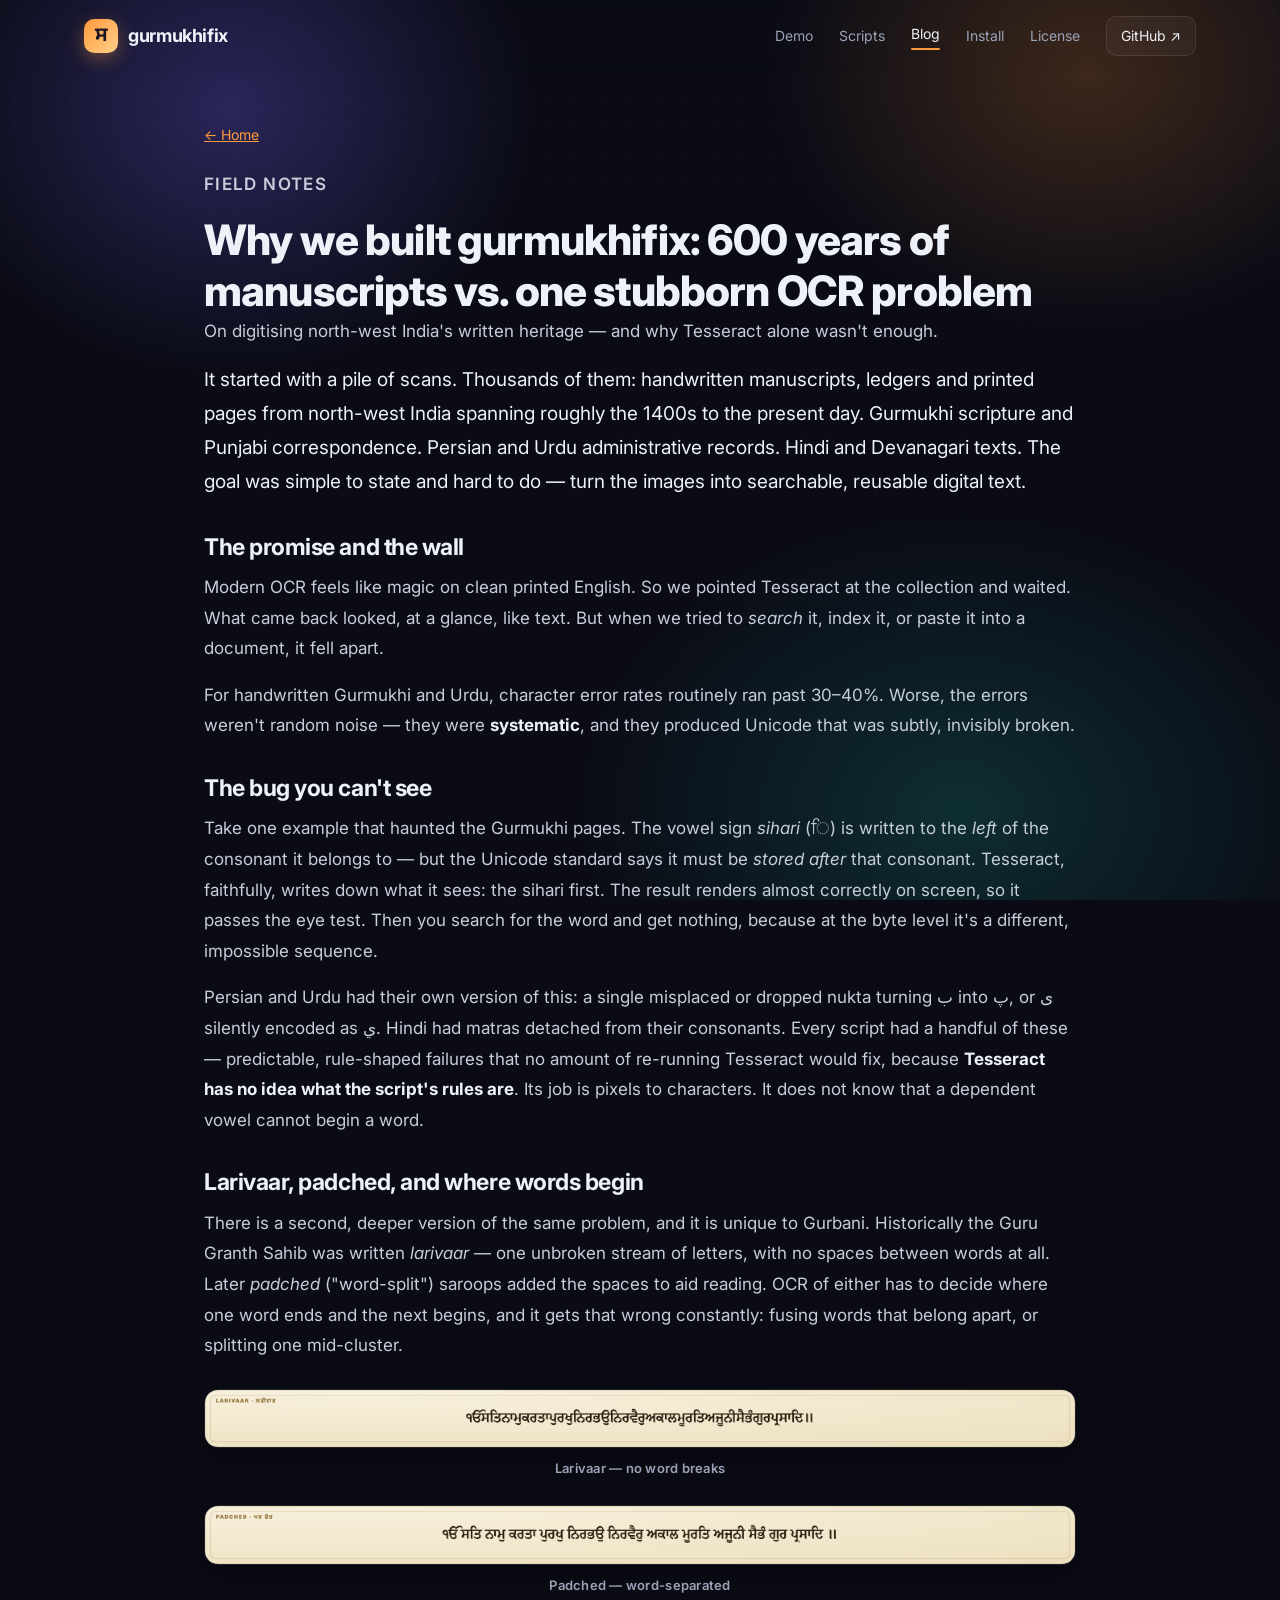
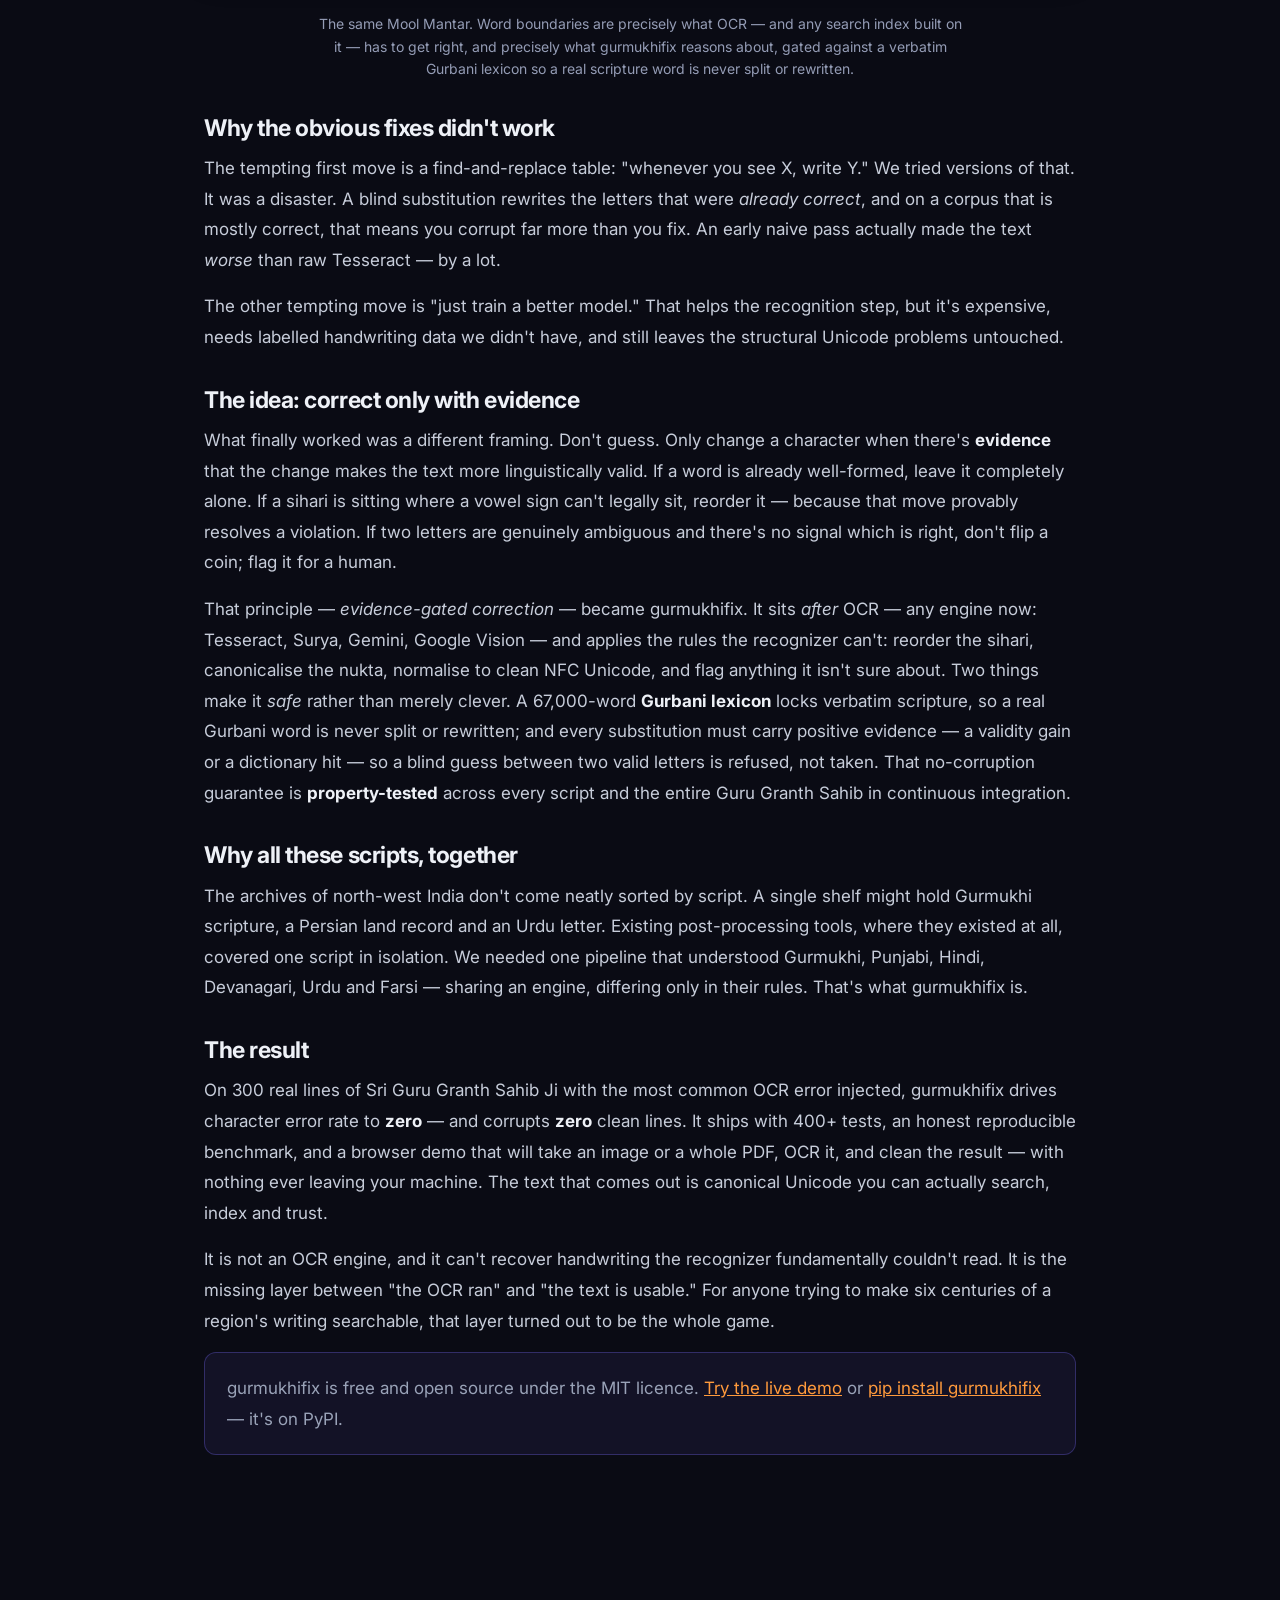
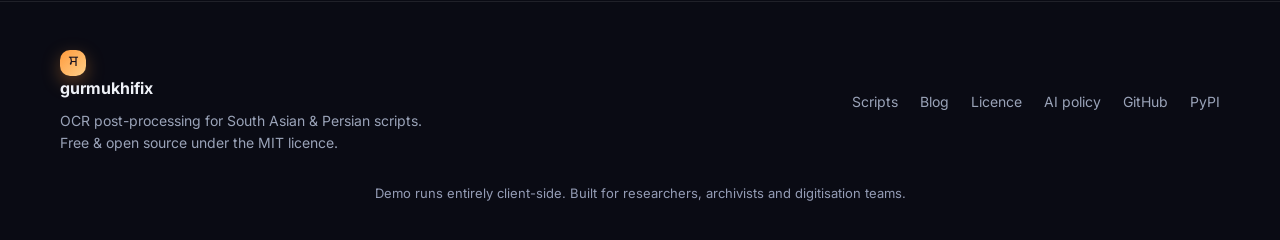
<file: docs/blog/index.html>
<!DOCTYPE html>
<html lang="en">
<head>
  <meta charset="UTF-8" />
  <meta name="viewport" content="width=device-width, initial-scale=1.0" />
  <title>Why we built gurmukhifix — gurmukhifix blog</title>
  <meta name="description" content="Digitising thousands of north-west Indian manuscripts (1400s–today) exposed systematic, invisible OCR errors. Here's why Tesseract alone wasn't enough — and how evidence-gated correction fixed it." />
  <link rel="canonical" href="https://gurmukhifix.dosanjhlabs.com/blog/" />
  <meta property="og:title" content="Why we built gurmukhifix — gurmukhifix blog" />
  <meta property="og:description" content="Digitising thousands of north-west Indian manuscripts (1400s–today) exposed systematic, invisible OCR errors. Here's why Tesseract alone wasn't enough — and how evidence-gated correction fixed it." />
  <meta property="og:type" content="website" />
  <meta property="og:url" content="https://gurmukhifix.dosanjhlabs.com/blog/" />
  <meta property="og:image" content="https://gurmukhifix.dosanjhlabs.com/assets/og.png" />
  <meta name="twitter:card" content="summary_large_image" />
  <meta name="twitter:title" content="Why we built gurmukhifix — gurmukhifix blog" />
  <meta name="twitter:description" content="Digitising thousands of north-west Indian manuscripts (1400s–today) exposed systematic, invisible OCR errors. Here's why Tesseract alone wasn't enough — and how evidence-gated correction fixed it." />
  <meta name="twitter:image" content="https://gurmukhifix.dosanjhlabs.com/assets/og.png" />
  <link rel="icon" href="../assets/favicon.svg" type="image/svg+xml" />
  <link rel="apple-touch-icon" href="../assets/apple-touch-icon.png" />
  <meta name="theme-color" content="#0a0b14" />
  <link rel="preconnect" href="https://fonts.googleapis.com" />
  <link rel="preconnect" href="https://fonts.gstatic.com" crossorigin />
  <link href="https://fonts.googleapis.com/css2?family=Inter:wght@400;500;600;700;800&family=Noto+Sans+Gurmukhi:wght@400;500;700&family=Noto+Serif+Gurmukhi:wght@600;700&family=Noto+Sans+Devanagari:wght@400;600&family=Noto+Naskh+Arabic:wght@400;600&family=Noto+Nastaliq+Urdu:wght@400;600&family=JetBrains+Mono:wght@400;500&display=swap" rel="stylesheet" />
  <link rel="stylesheet" href="../assets/styles.css?v=3" />
  <script type="application/ld+json">{"@context":"https://schema.org","@type":"SoftwareApplication","name":"gurmukhifix","applicationCategory":"DeveloperApplication","operatingSystem":"Cross-platform (Python 3.10+)","description":"Digitising thousands of north-west Indian manuscripts (1400s–today) exposed systematic, invisible OCR errors. Here's why Tesseract alone wasn't enough — and how evidence-gated correction fixed it.","url":"https://gurmukhifix.dosanjhlabs.com/","codeRepository":"https://github.com/jsdosanj/gurmukhifix","downloadUrl":"https://pypi.org/project/gurmukhifix/","license":"https://spdx.org/licenses/MIT.html","offers":{"@type":"Offer","price":"0","priceCurrency":"USD"},"author":{"@type":"Person","name":"Jasvant Singh Dosanjh"}}</script>
</head>
<body>
  <div class="bg-aurora" aria-hidden="true"></div>
  <header class="nav">
    <a class="brand" href="../index.html">
      <span class="brand-mark">ਸ</span>
      <span class="brand-name">gurmukhifix</span>
    </a>
    <nav class="nav-links">
        <a href="../index.html#demo">Demo</a>
        <a href="../scripts/">Scripts</a>
        <a href="../blog/" class="here">Blog</a>
        <a href="../index.html#install">Install</a>
        <a href="../license.html">License</a>
        <a class="nav-cta" href="https://github.com/jsdosanj/gurmukhifix" target="_blank" rel="noopener">GitHub ↗</a>
    </nav>
  </header>

  <script type="application/ld+json">{"@context":"https://schema.org","@type":"BreadcrumbList","itemListElement":[{"@type":"ListItem","position":1,"name":"Home","item":"https://gurmukhifix.dosanjhlabs.com/"},{"@type":"ListItem","position":2,"name":"Blog","item":"https://gurmukhifix.dosanjhlabs.com/blog/"}]}</script>
  <article class="post">
    <div class="doc-wrap">
      <a class="back" href="../index.html">← Home</a>
      <p class="post-kicker">Field notes</p>
      <h1>Why we built gurmukhifix: 600 years of manuscripts vs. one stubborn OCR problem</h1>
      <p class="post-meta">On digitising north-west India's written heritage — and why Tesseract alone wasn't enough.</p>

      <p class="lead">It started with a pile of scans. Thousands of them: handwritten manuscripts, ledgers and printed pages from north-west India spanning roughly the 1400s to the present day. Gurmukhi scripture and Punjabi correspondence. Persian and Urdu administrative records. Hindi and Devanagari texts. The goal was simple to state and hard to do — turn the images into searchable, reusable digital text.</p>

      <h2>The promise and the wall</h2>
      <p>Modern OCR feels like magic on clean printed English. So we pointed Tesseract at the collection and waited. What came back looked, at a glance, like text. But when we tried to <em>search</em> it, index it, or paste it into a document, it fell apart.</p>
      <p>For handwritten Gurmukhi and Urdu, character error rates routinely ran past 30–40%. Worse, the errors weren't random noise — they were <strong>systematic</strong>, and they produced Unicode that was subtly, invisibly broken.</p>

      <h2>The bug you can't see</h2>
      <p>Take one example that haunted the Gurmukhi pages. The vowel sign <em>sihari</em> (ਿ) is written to the <em>left</em> of the consonant it belongs to — but the Unicode standard says it must be <em>stored after</em> that consonant. Tesseract, faithfully, writes down what it sees: the sihari first. The result renders almost correctly on screen, so it passes the eye test. Then you search for the word and get nothing, because at the byte level it's a different, impossible sequence.</p>
      <p>Persian and Urdu had their own version of this: a single misplaced or dropped nukta turning ب into پ, or ی silently encoded as ي. Hindi had matras detached from their consonants. Every script had a handful of these — predictable, rule-shaped failures that no amount of re-running Tesseract would fix, because <strong>Tesseract has no idea what the script's rules are</strong>. Its job is pixels to characters. It does not know that a dependent vowel cannot begin a word.</p>

      <h2>Larivaar, padched, and where words begin</h2>
      <p>There is a second, deeper version of the same problem, and it is unique to Gurbani. Historically the Guru Granth Sahib was written <em>larivaar</em> — one unbroken stream of letters, with no spaces between words at all. Later <em>padched</em> ("word-split") saroops added the spaces to aid reading. OCR of either has to decide where one word ends and the next begins, and it gets that wrong constantly: fusing words that belong apart, or splitting one mid-cluster.</p>
      <figure class="saroop-figure">
        <div class="saroop-grid">
          <div><img src="../assets/larivaar.png?v=3" alt="Mool Mantar written larivaar — a continuous stream of Gurmukhi with no spaces between words" loading="lazy" /><figcaption>Larivaar — no word breaks</figcaption></div>
          <div><img src="../assets/padched.png?v=3" alt="The same Mool Mantar written padched — a space between every word" loading="lazy" /><figcaption>Padched — word-separated</figcaption></div>
        </div>
        <figcaption class="saroop-cap">The same Mool Mantar. Word boundaries are precisely what OCR — and any search index built on it — has to get right, and precisely what gurmukhifix reasons about, gated against a verbatim Gurbani lexicon so a real scripture word is never split or rewritten.</figcaption>
      </figure>

      <h2>Why the obvious fixes didn't work</h2>
      <p>The tempting first move is a find-and-replace table: "whenever you see X, write Y." We tried versions of that. It was a disaster. A blind substitution rewrites the letters that were <em>already correct</em>, and on a corpus that is mostly correct, that means you corrupt far more than you fix. An early naive pass actually made the text <em>worse</em> than raw Tesseract — by a lot.</p>
      <p>The other tempting move is "just train a better model." That helps the recognition step, but it's expensive, needs labelled handwriting data we didn't have, and still leaves the structural Unicode problems untouched.</p>

      <h2>The idea: correct only with evidence</h2>
      <p>What finally worked was a different framing. Don't guess. Only change a character when there's <strong>evidence</strong> that the change makes the text more linguistically valid. If a word is already well-formed, leave it completely alone. If a sihari is sitting where a vowel sign can't legally sit, reorder it — because that move provably resolves a violation. If two letters are genuinely ambiguous and there's no signal which is right, don't flip a coin; flag it for a human.</p>
      <p>That principle — <em>evidence-gated correction</em> — became gurmukhifix. It sits <em>after</em> OCR — any engine now: Tesseract, Surya, Gemini, Google Vision — and applies the rules the recognizer can't: reorder the sihari, canonicalise the nukta, normalise to clean NFC Unicode, and flag anything it isn't sure about. Two things make it <em>safe</em> rather than merely clever. A 67,000-word <strong>Gurbani lexicon</strong> locks verbatim scripture, so a real Gurbani word is never split or rewritten; and every substitution must carry positive evidence — a validity gain or a dictionary hit — so a blind guess between two valid letters is refused, not taken. That no-corruption guarantee is <strong>property-tested</strong> across every script and the entire Guru Granth Sahib in continuous integration.</p>

      <h2>Why all these scripts, together</h2>
      <p>The archives of north-west India don't come neatly sorted by script. A single shelf might hold Gurmukhi scripture, a Persian land record and an Urdu letter. Existing post-processing tools, where they existed at all, covered one script in isolation. We needed one pipeline that understood Gurmukhi, Punjabi, Hindi, Devanagari, Urdu and Farsi — sharing an engine, differing only in their rules. That's what gurmukhifix is.</p>

      <h2>The result</h2>
      <p>On 300 real lines of Sri Guru Granth Sahib Ji with the most common OCR error injected, gurmukhifix drives character error rate to <strong>zero</strong> — and corrupts <strong>zero</strong> clean lines. It ships with 400+ tests, an honest reproducible benchmark, and a browser demo that will take an image or a whole PDF, OCR it, and clean the result — with nothing ever leaving your machine. The text that comes out is canonical Unicode you can actually search, index and trust.</p>
      <p>It is not an OCR engine, and it can't recover handwriting the recognizer fundamentally couldn't read. It is the missing layer between "the OCR ran" and "the text is usable." For anyone trying to make six centuries of a region's writing searchable, that layer turned out to be the whole game.</p>

      <p class="post-cta">gurmukhifix is free and open source under the MIT licence. <a href="../index.html#demo">Try the live demo</a> or <a href="https://pypi.org/project/gurmukhifix/" target="_blank" rel="noopener">pip install gurmukhifix</a> — it's on PyPI.</p>
    </div>
  </article>
  <footer class="footer">
    <div class="footer-inner">
      <div>
        <span class="brand-mark small">ਸ</span>
        <strong>gurmukhifix</strong>
        <p>OCR post-processing for South Asian &amp; Persian scripts. Free &amp; open source under the MIT licence.</p>
      </div>
      <div class="footer-links">
        <a href="../scripts/">Scripts</a>
        <a href="../blog/">Blog</a>
        <a href="../license.html">Licence</a>
        <a href="../ai-policy.html">AI policy</a>
        <a href="https://github.com/jsdosanj/gurmukhifix" target="_blank" rel="noopener">GitHub</a>
        <a href="https://pypi.org/project/gurmukhifix/" target="_blank" rel="noopener">PyPI</a>
      </div>
    </div>
    <p class="footer-fine">Demo runs entirely client-side. Built for researchers, archivists and digitisation teams.</p>
  </footer>
</body>
</html>
</file>
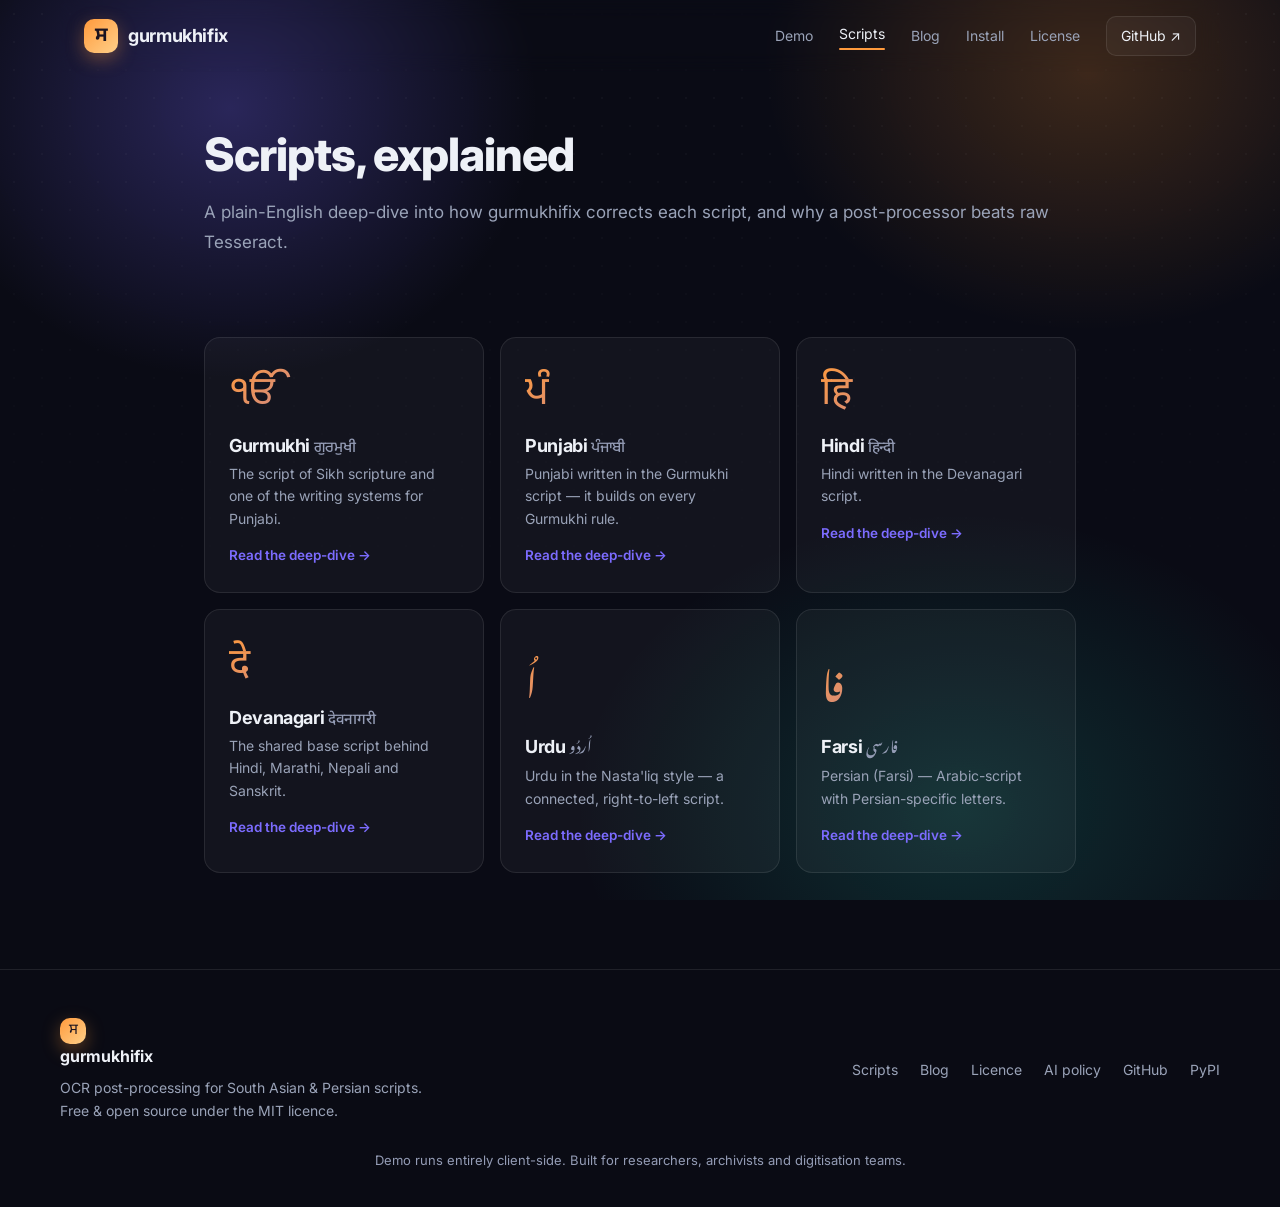
<file: docs/scripts/index.html>
<!DOCTYPE html>
<html lang="en">
<head>
  <meta charset="UTF-8" />
  <meta name="viewport" content="width=device-width, initial-scale=1.0" />
  <title>Scripts — gurmukhifix</title>
  <meta name="description" content="Deep-dive guides to how gurmukhifix corrects Gurmukhi, Punjabi, Hindi, Devanagari, Urdu and Farsi OCR." />
  <link rel="canonical" href="https://gurmukhifix.dosanjhlabs.com/scripts/" />
  <meta property="og:title" content="Scripts — gurmukhifix" />
  <meta property="og:description" content="Deep-dive guides to how gurmukhifix corrects Gurmukhi, Punjabi, Hindi, Devanagari, Urdu and Farsi OCR." />
  <meta property="og:type" content="website" />
  <meta property="og:url" content="https://gurmukhifix.dosanjhlabs.com/scripts/" />
  <meta property="og:image" content="https://gurmukhifix.dosanjhlabs.com/assets/og.png" />
  <meta name="twitter:card" content="summary_large_image" />
  <meta name="twitter:title" content="Scripts — gurmukhifix" />
  <meta name="twitter:description" content="Deep-dive guides to how gurmukhifix corrects Gurmukhi, Punjabi, Hindi, Devanagari, Urdu and Farsi OCR." />
  <meta name="twitter:image" content="https://gurmukhifix.dosanjhlabs.com/assets/og.png" />
  <link rel="icon" href="../assets/favicon.svg" type="image/svg+xml" />
  <link rel="apple-touch-icon" href="../assets/apple-touch-icon.png" />
  <meta name="theme-color" content="#0a0b14" />
  <link rel="preconnect" href="https://fonts.googleapis.com" />
  <link rel="preconnect" href="https://fonts.gstatic.com" crossorigin />
  <link href="https://fonts.googleapis.com/css2?family=Inter:wght@400;500;600;700;800&family=Noto+Sans+Gurmukhi:wght@400;500;700&family=Noto+Serif+Gurmukhi:wght@600;700&family=Noto+Sans+Devanagari:wght@400;600&family=Noto+Naskh+Arabic:wght@400;600&family=Noto+Nastaliq+Urdu:wght@400;600&family=JetBrains+Mono:wght@400;500&display=swap" rel="stylesheet" />
  <link rel="stylesheet" href="../assets/styles.css?v=3" />
  <script type="application/ld+json">{"@context":"https://schema.org","@type":"SoftwareApplication","name":"gurmukhifix","applicationCategory":"DeveloperApplication","operatingSystem":"Cross-platform (Python 3.10+)","description":"Deep-dive guides to how gurmukhifix corrects Gurmukhi, Punjabi, Hindi, Devanagari, Urdu and Farsi OCR.","url":"https://gurmukhifix.dosanjhlabs.com/","codeRepository":"https://github.com/jsdosanj/gurmukhifix","downloadUrl":"https://pypi.org/project/gurmukhifix/","license":"https://spdx.org/licenses/MIT.html","offers":{"@type":"Offer","price":"0","priceCurrency":"USD"},"author":{"@type":"Person","name":"Jasvant Singh Dosanjh"}}</script>
</head>
<body>
  <div class="bg-aurora" aria-hidden="true"></div>
  <header class="nav">
    <a class="brand" href="../index.html">
      <span class="brand-mark">ਸ</span>
      <span class="brand-name">gurmukhifix</span>
    </a>
    <nav class="nav-links">
        <a href="../index.html#demo">Demo</a>
        <a href="../scripts/" class="here">Scripts</a>
        <a href="../blog/">Blog</a>
        <a href="../index.html#install">Install</a>
        <a href="../license.html">License</a>
        <a class="nav-cta" href="https://github.com/jsdosanj/gurmukhifix" target="_blank" rel="noopener">GitHub ↗</a>
    </nav>
  </header>

  <script type="application/ld+json">{"@context":"https://schema.org","@type":"BreadcrumbList","itemListElement":[{"@type":"ListItem","position":1,"name":"Home","item":"https://gurmukhifix.dosanjhlabs.com/"},{"@type":"ListItem","position":2,"name":"Scripts","item":"https://gurmukhifix.dosanjhlabs.com/scripts/"}]}</script>
  <section class="doc-hero">
    <div class="doc-wrap"><h1>Scripts, explained</h1><p class="lead">A plain-English deep-dive into how gurmukhifix corrects each script, and why a post-processor beats raw Tesseract.</p></div>
  </section>
  <section class="doc-section">
    <div class="doc-wrap">
      <div class="doc-cards">
        <a class="doc-card" href="gurmukhi.html"><span class="glyph gur">ੴ</span><h3>Gurmukhi <small class="gur">ਗੁਰਮੁਖੀ</small></h3><p>The script of Sikh scripture and one of the writing systems for Punjabi.</p><span class="more">Read the deep-dive →</span></a>
        <a class="doc-card" href="punjabi.html"><span class="glyph gur">ਪੰ</span><h3>Punjabi <small class="gur">ਪੰਜਾਬੀ</small></h3><p>Punjabi written in the Gurmukhi script — it builds on every Gurmukhi rule.</p><span class="more">Read the deep-dive →</span></a>
        <a class="doc-card" href="hindi.html"><span class="glyph dev">हि</span><h3>Hindi <small class="dev">हिन्दी</small></h3><p>Hindi written in the Devanagari script.</p><span class="more">Read the deep-dive →</span></a>
        <a class="doc-card" href="devanagari.html"><span class="glyph dev">दे</span><h3>Devanagari <small class="dev">देवनागरी</small></h3><p>The shared base script behind Hindi, Marathi, Nepali and Sanskrit.</p><span class="more">Read the deep-dive →</span></a>
        <a class="doc-card" href="urdu.html"><span class="glyph ara">اُ</span><h3>Urdu <small class="ara">اُردُو</small></h3><p>Urdu in the Nasta'liq style — a connected, right-to-left script.</p><span class="more">Read the deep-dive →</span></a>
        <a class="doc-card" href="farsi.html"><span class="glyph ara">فا</span><h3>Farsi <small class="ara">فارسی</small></h3><p>Persian (Farsi) — Arabic-script with Persian-specific letters.</p><span class="more">Read the deep-dive →</span></a>
      </div>
    </div>
  </section>
  <footer class="footer">
    <div class="footer-inner">
      <div>
        <span class="brand-mark small">ਸ</span>
        <strong>gurmukhifix</strong>
        <p>OCR post-processing for South Asian &amp; Persian scripts. Free &amp; open source under the MIT licence.</p>
      </div>
      <div class="footer-links">
        <a href="../scripts/">Scripts</a>
        <a href="../blog/">Blog</a>
        <a href="../license.html">Licence</a>
        <a href="../ai-policy.html">AI policy</a>
        <a href="https://github.com/jsdosanj/gurmukhifix" target="_blank" rel="noopener">GitHub</a>
        <a href="https://pypi.org/project/gurmukhifix/" target="_blank" rel="noopener">PyPI</a>
      </div>
    </div>
    <p class="footer-fine">Demo runs entirely client-side. Built for researchers, archivists and digitisation teams.</p>
  </footer>
</body>
</html>
</file>
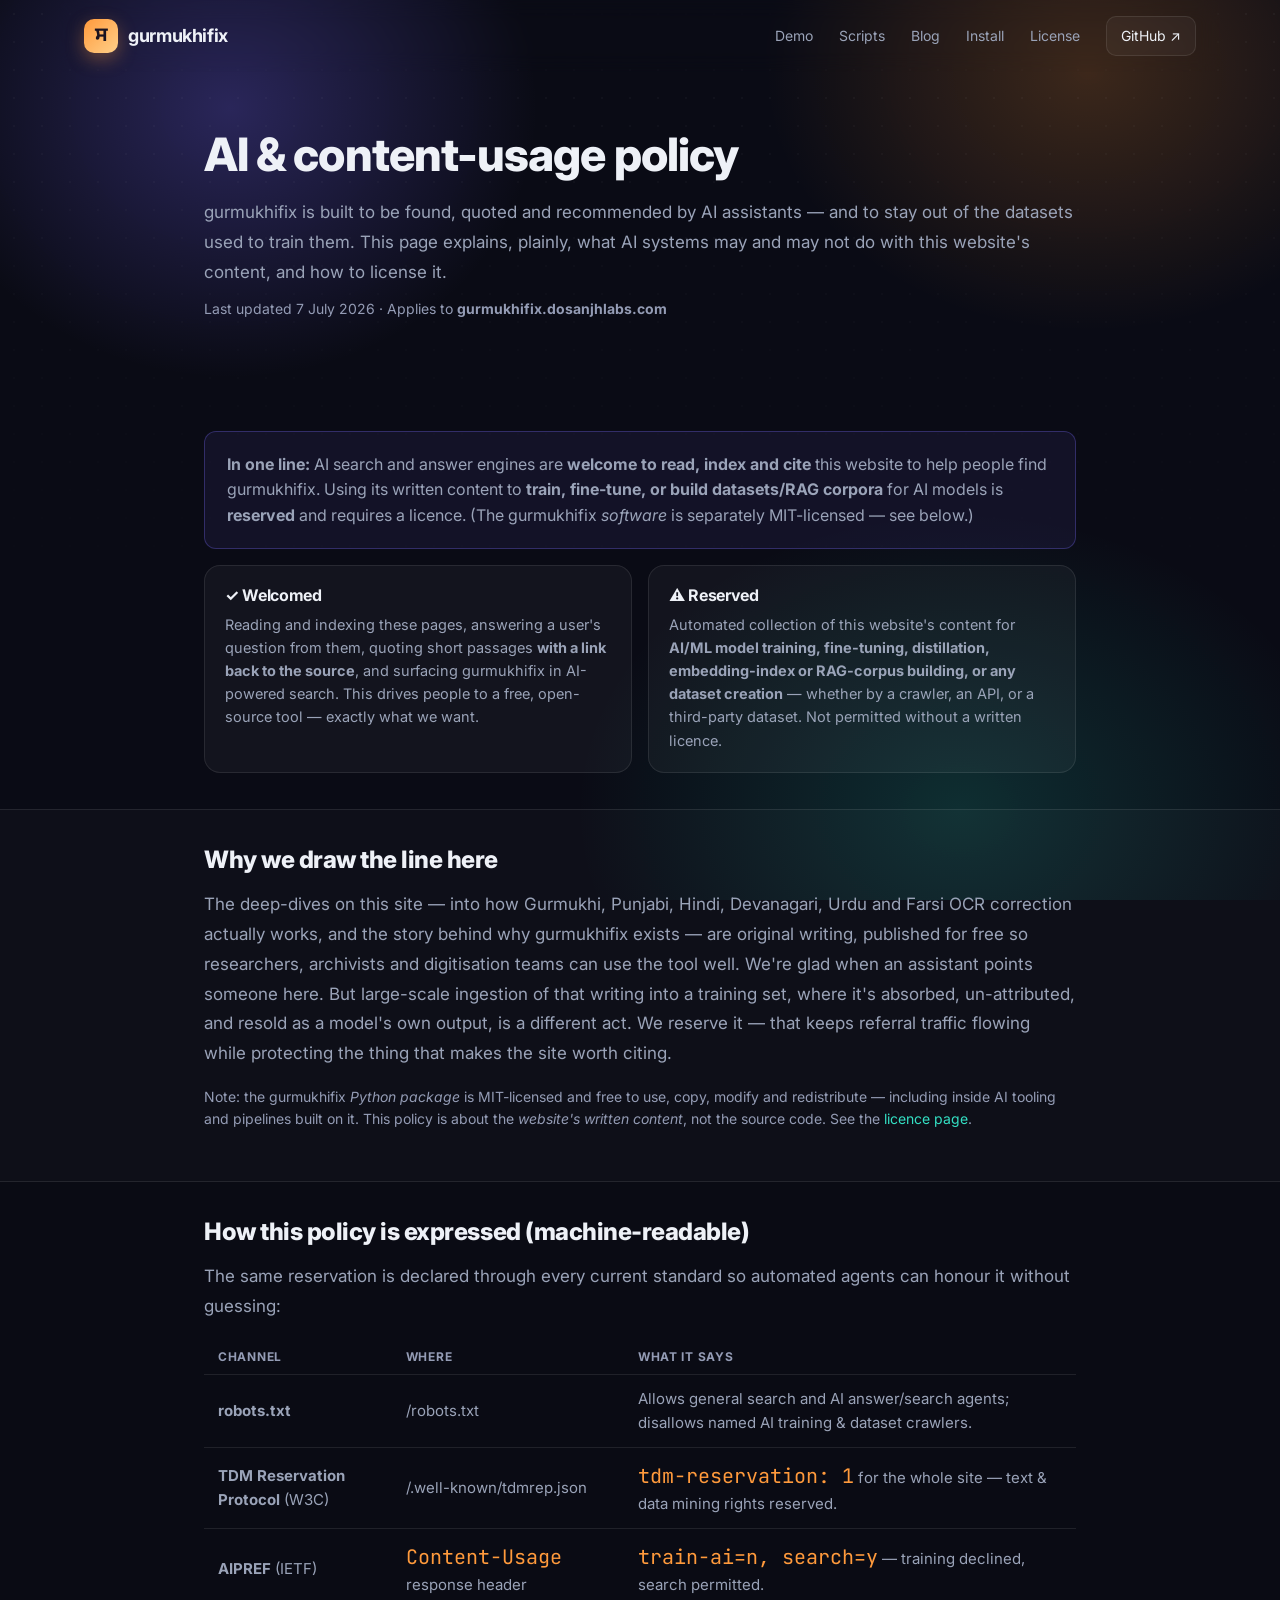
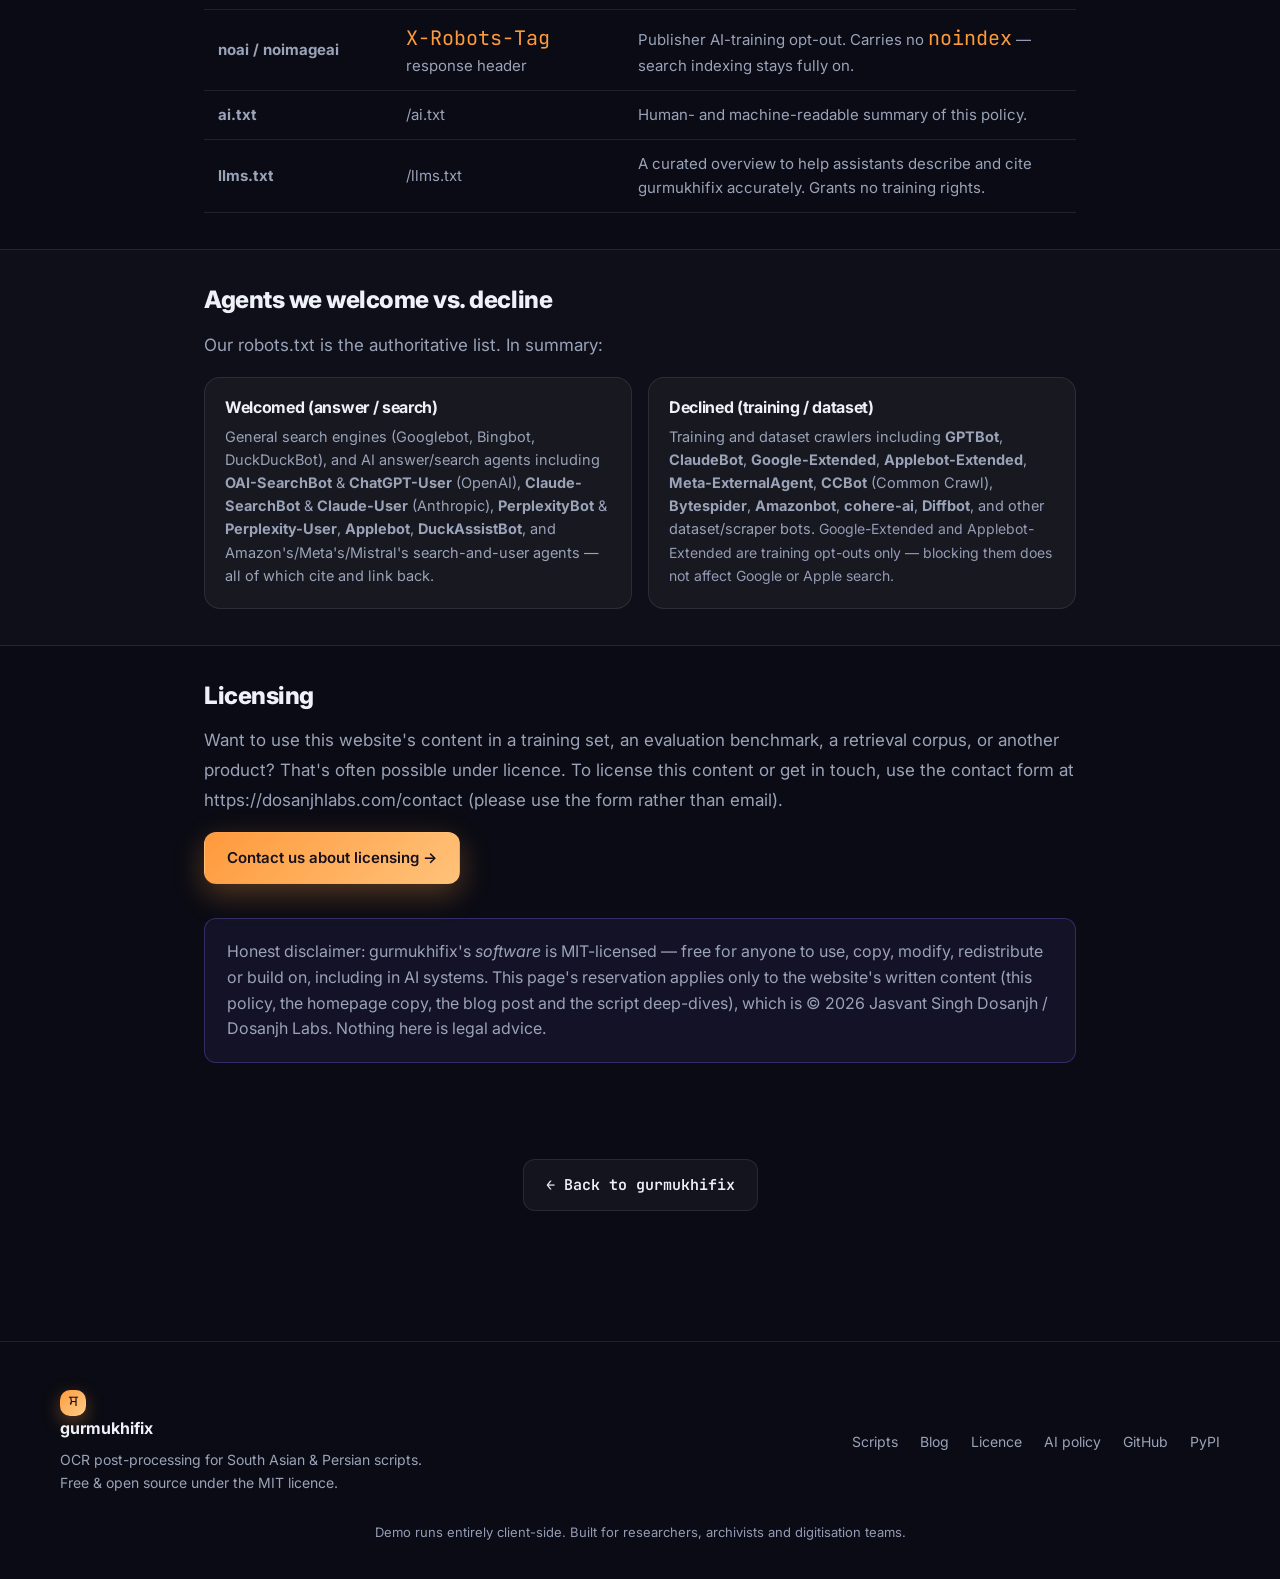
<file: docs/ai-policy.html>
<!DOCTYPE html>
<html lang="en">
<head>
  <meta charset="UTF-8" />
  <meta name="viewport" content="width=device-width, initial-scale=1.0" />
  <title>AI &amp; content-usage policy — gurmukhifix</title>
  <meta name="description" content="How AI systems may use gurmukhifix's website: answer engines are welcome to read and cite it; use for AI/ML training or dataset creation is reserved. Read the policy and how to license." />
  <link rel="canonical" href="https://gurmukhifix.dosanjhlabs.com/ai-policy.html" />
  <meta property="og:title" content="AI &amp; content-usage policy — gurmukhifix" />
  <meta property="og:description" content="How AI systems may use gurmukhifix's website: answer engines are welcome to read and cite it; use for AI/ML training or dataset creation is reserved. Read the policy and how to license." />
  <meta property="og:type" content="website" />
  <meta property="og:url" content="https://gurmukhifix.dosanjhlabs.com/ai-policy.html" />
  <meta property="og:image" content="https://gurmukhifix.dosanjhlabs.com/assets/og.png" />
  <meta name="twitter:card" content="summary_large_image" />
  <meta name="twitter:title" content="AI &amp; content-usage policy — gurmukhifix" />
  <meta name="twitter:description" content="How AI systems may use gurmukhifix's website: answer engines are welcome to read and cite it; use for AI/ML training or dataset creation is reserved. Read the policy and how to license." />
  <meta name="twitter:image" content="https://gurmukhifix.dosanjhlabs.com/assets/og.png" />
  <link rel="icon" href="assets/favicon.svg" type="image/svg+xml" />
  <link rel="apple-touch-icon" href="assets/apple-touch-icon.png" />
  <meta name="theme-color" content="#0a0b14" />
  <link rel="preconnect" href="https://fonts.googleapis.com" />
  <link rel="preconnect" href="https://fonts.gstatic.com" crossorigin />
  <link href="https://fonts.googleapis.com/css2?family=Inter:wght@400;500;600;700;800&family=Noto+Sans+Gurmukhi:wght@400;500;700&family=Noto+Serif+Gurmukhi:wght@600;700&family=Noto+Sans+Devanagari:wght@400;600&family=Noto+Naskh+Arabic:wght@400;600&family=Noto+Nastaliq+Urdu:wght@400;600&family=JetBrains+Mono:wght@400;500&display=swap" rel="stylesheet" />
  <link rel="stylesheet" href="assets/styles.css?v=3" />
  <script type="application/ld+json">{"@context":"https://schema.org","@type":"SoftwareApplication","name":"gurmukhifix","applicationCategory":"DeveloperApplication","operatingSystem":"Cross-platform (Python 3.10+)","description":"How AI systems may use gurmukhifix's website: answer engines are welcome to read and cite it; use for AI/ML training or dataset creation is reserved. Read the policy and how to license.","url":"https://gurmukhifix.dosanjhlabs.com/","codeRepository":"https://github.com/jsdosanj/gurmukhifix","downloadUrl":"https://pypi.org/project/gurmukhifix/","license":"https://spdx.org/licenses/MIT.html","offers":{"@type":"Offer","price":"0","priceCurrency":"USD"},"author":{"@type":"Person","name":"Jasvant Singh Dosanjh"}}</script>
</head>
<body>
  <div class="bg-aurora" aria-hidden="true"></div>
  <header class="nav">
    <a class="brand" href="index.html">
      <span class="brand-mark">ਸ</span>
      <span class="brand-name">gurmukhifix</span>
    </a>
    <nav class="nav-links">
        <a href="index.html#demo">Demo</a>
        <a href="scripts/">Scripts</a>
        <a href="blog/">Blog</a>
        <a href="index.html#install">Install</a>
        <a href="license.html">License</a>
        <a class="nav-cta" href="https://github.com/jsdosanj/gurmukhifix" target="_blank" rel="noopener">GitHub ↗</a>
    </nav>
  </header>

  <script type="application/ld+json">{"@context":"https://schema.org","@type":"BreadcrumbList","itemListElement":[{"@type":"ListItem","position":1,"name":"Home","item":"https://gurmukhifix.dosanjhlabs.com/"},{"@type":"ListItem","position":2,"name":"AI policy","item":"https://gurmukhifix.dosanjhlabs.com/ai-policy.html"}]}</script>
  <section class="doc-hero">
    <div class="doc-wrap">
      <h1>AI &amp; content-usage policy</h1>
      <p class="lead">gurmukhifix is built to be found, quoted and recommended by AI assistants — and to stay out of the datasets used to train them. This page explains, plainly, what AI systems may and may not do with this website's content, and how to license it.</p>
      <p class="muted" style="margin-top:-.4rem">Last updated 7 July 2026 · Applies to <strong>gurmukhifix.dosanjhlabs.com</strong></p>
    </div>
  </section>

  <section class="doc-section">
    <div class="doc-wrap">
      <p class="post-cta"><strong>In one line:</strong> AI search and answer engines are <strong>welcome to read, index and cite</strong> this website to help people find gurmukhifix. Using its written content to <strong>train, fine-tune, or build datasets/RAG corpora</strong> for AI models is <strong>reserved</strong> and requires a licence. (The gurmukhifix <em>software</em> is separately MIT-licensed — see below.)</p>
      <div class="problem-grid">
        <article class="problem"><h3>✓ Welcomed</h3><p>Reading and indexing these pages, answering a user's question from them, quoting short passages <strong>with a link back to the source</strong>, and surfacing gurmukhifix in AI-powered search. This drives people to a free, open-source tool — exactly what we want.</p></article>
        <article class="problem"><h3>⚠ Reserved</h3><p>Automated collection of this website's content for <strong>AI/ML model training, fine-tuning, distillation, embedding-index or RAG-corpus building, or any dataset creation</strong> — whether by a crawler, an API, or a third-party dataset. Not permitted without a written licence.</p></article>
      </div>
    </div>
  </section>

  <section class="doc-section alt">
    <div class="doc-wrap">
      <h2>Why we draw the line here</h2>
      <p class="lead">The deep-dives on this site — into how Gurmukhi, Punjabi, Hindi, Devanagari, Urdu and Farsi OCR correction actually works, and the story behind why gurmukhifix exists — are original writing, published for free so researchers, archivists and digitisation teams can use the tool well. We're glad when an assistant points someone here. But large-scale ingestion of that writing into a training set, where it's absorbed, un-attributed, and resold as a model's own output, is a different act. We reserve it — that keeps referral traffic flowing while protecting the thing that makes the site worth citing.</p>
      <p class="muted">Note: the gurmukhifix <em>Python package</em> is MIT-licensed and free to use, copy, modify and redistribute — including inside AI tooling and pipelines built on it. This policy is about the <em>website's written content</em>, not the source code. See the <a href="license.html">licence page</a>.</p>
    </div>
  </section>

  <section class="doc-section">
    <div class="doc-wrap">
      <h2>How this policy is expressed (machine-readable)</h2>
      <p class="lead">The same reservation is declared through every current standard so automated agents can honour it without guessing:</p>
      <table class="ex-table">
        <thead><tr><th>Channel</th><th>Where</th><th>What it says</th></tr></thead>
        <tbody>
          <tr><td><strong>robots.txt</strong></td><td><a href="/robots.txt">/robots.txt</a></td><td>Allows general search and AI answer/search agents; disallows named AI training &amp; dataset crawlers.</td></tr>
          <tr><td><strong>TDM Reservation Protocol</strong> (W3C)</td><td><a href="/.well-known/tdmrep.json">/.well-known/tdmrep.json</a></td><td><code>tdm-reservation: 1</code> for the whole site — text &amp; data mining rights reserved.</td></tr>
          <tr><td><strong>AIPREF</strong> (IETF)</td><td><code>Content-Usage</code> response header</td><td><code>train-ai=n, search=y</code> — training declined, search permitted.</td></tr>
          <tr><td><strong>noai / noimageai</strong></td><td><code>X-Robots-Tag</code> response header</td><td>Publisher AI-training opt-out. Carries no <code>noindex</code> — search indexing stays fully on.</td></tr>
          <tr><td><strong>ai.txt</strong></td><td><a href="/ai.txt">/ai.txt</a></td><td>Human- and machine-readable summary of this policy.</td></tr>
          <tr><td><strong>llms.txt</strong></td><td><a href="/llms.txt">/llms.txt</a></td><td>A curated overview to help assistants describe and cite gurmukhifix accurately. Grants no training rights.</td></tr>
        </tbody>
      </table>
    </div>
  </section>

  <section class="doc-section alt">
    <div class="doc-wrap">
      <h2>Agents we welcome vs. decline</h2>
      <p class="lead">Our <a href="/robots.txt">robots.txt</a> is the authoritative list. In summary:</p>
      <div class="problem-grid">
        <article class="problem"><h3>Welcomed (answer / search)</h3><p>General search engines (Googlebot, Bingbot, DuckDuckBot), and AI answer/search agents including <strong>OAI-SearchBot</strong> &amp; <strong>ChatGPT-User</strong> (OpenAI), <strong>Claude-SearchBot</strong> &amp; <strong>Claude-User</strong> (Anthropic), <strong>PerplexityBot</strong> &amp; <strong>Perplexity-User</strong>, <strong>Applebot</strong>, <strong>DuckAssistBot</strong>, and Amazon's/Meta's/Mistral's search-and-user agents — all of which cite and link back.</p></article>
        <article class="problem"><h3>Declined (training / dataset)</h3><p>Training and dataset crawlers including <strong>GPTBot</strong>, <strong>ClaudeBot</strong>, <strong>Google-Extended</strong>, <strong>Applebot-Extended</strong>, <strong>Meta-ExternalAgent</strong>, <strong>CCBot</strong> (Common Crawl), <strong>Bytespider</strong>, <strong>Amazonbot</strong>, <strong>cohere-ai</strong>, <strong>Diffbot</strong>, and other dataset/scraper bots. <span class="muted">Google-Extended and Applebot-Extended are training opt-outs only — blocking them does not affect Google or Apple search.</span></p></article>
      </div>
    </div>
  </section>

  <section class="doc-section">
    <div class="doc-wrap">
      <h2>Licensing</h2>
      <p class="lead">Want to use this website's content in a training set, an evaluation benchmark, a retrieval corpus, or another product? That's often possible under licence. To license this content or get in touch, use the contact form at <a href="https://dosanjhlabs.com/contact" target="_blank" rel="noopener">https://dosanjhlabs.com/contact</a> (please use the form rather than email).</p>
      <p><a class="btn btn-primary" href="https://dosanjhlabs.com/contact" target="_blank" rel="noopener">Contact us about licensing →</a></p>
      <p class="post-cta">Honest disclaimer: gurmukhifix's <em>software</em> is MIT-licensed — free for anyone to use, copy, modify, redistribute or build on, including in AI systems. This page's reservation applies only to the website's written content (this policy, the homepage copy, the blog post and the script deep-dives), which is © 2026 Jasvant Singh Dosanjh / Dosanjh Labs. Nothing here is legal advice.</p>
    </div>
  </section>
  <section class="doc-cta"><div class="doc-wrap"><a class="btn btn-ghost" href="index.html">← Back to gurmukhifix</a></div></section>
  <footer class="footer">
    <div class="footer-inner">
      <div>
        <span class="brand-mark small">ਸ</span>
        <strong>gurmukhifix</strong>
        <p>OCR post-processing for South Asian &amp; Persian scripts. Free &amp; open source under the MIT licence.</p>
      </div>
      <div class="footer-links">
        <a href="scripts/">Scripts</a>
        <a href="blog/">Blog</a>
        <a href="license.html">Licence</a>
        <a href="ai-policy.html">AI policy</a>
        <a href="https://github.com/jsdosanj/gurmukhifix" target="_blank" rel="noopener">GitHub</a>
        <a href="https://pypi.org/project/gurmukhifix/" target="_blank" rel="noopener">PyPI</a>
      </div>
    </div>
    <p class="footer-fine">Demo runs entirely client-side. Built for researchers, archivists and digitisation teams.</p>
  </footer>
</body>
</html>
</file>
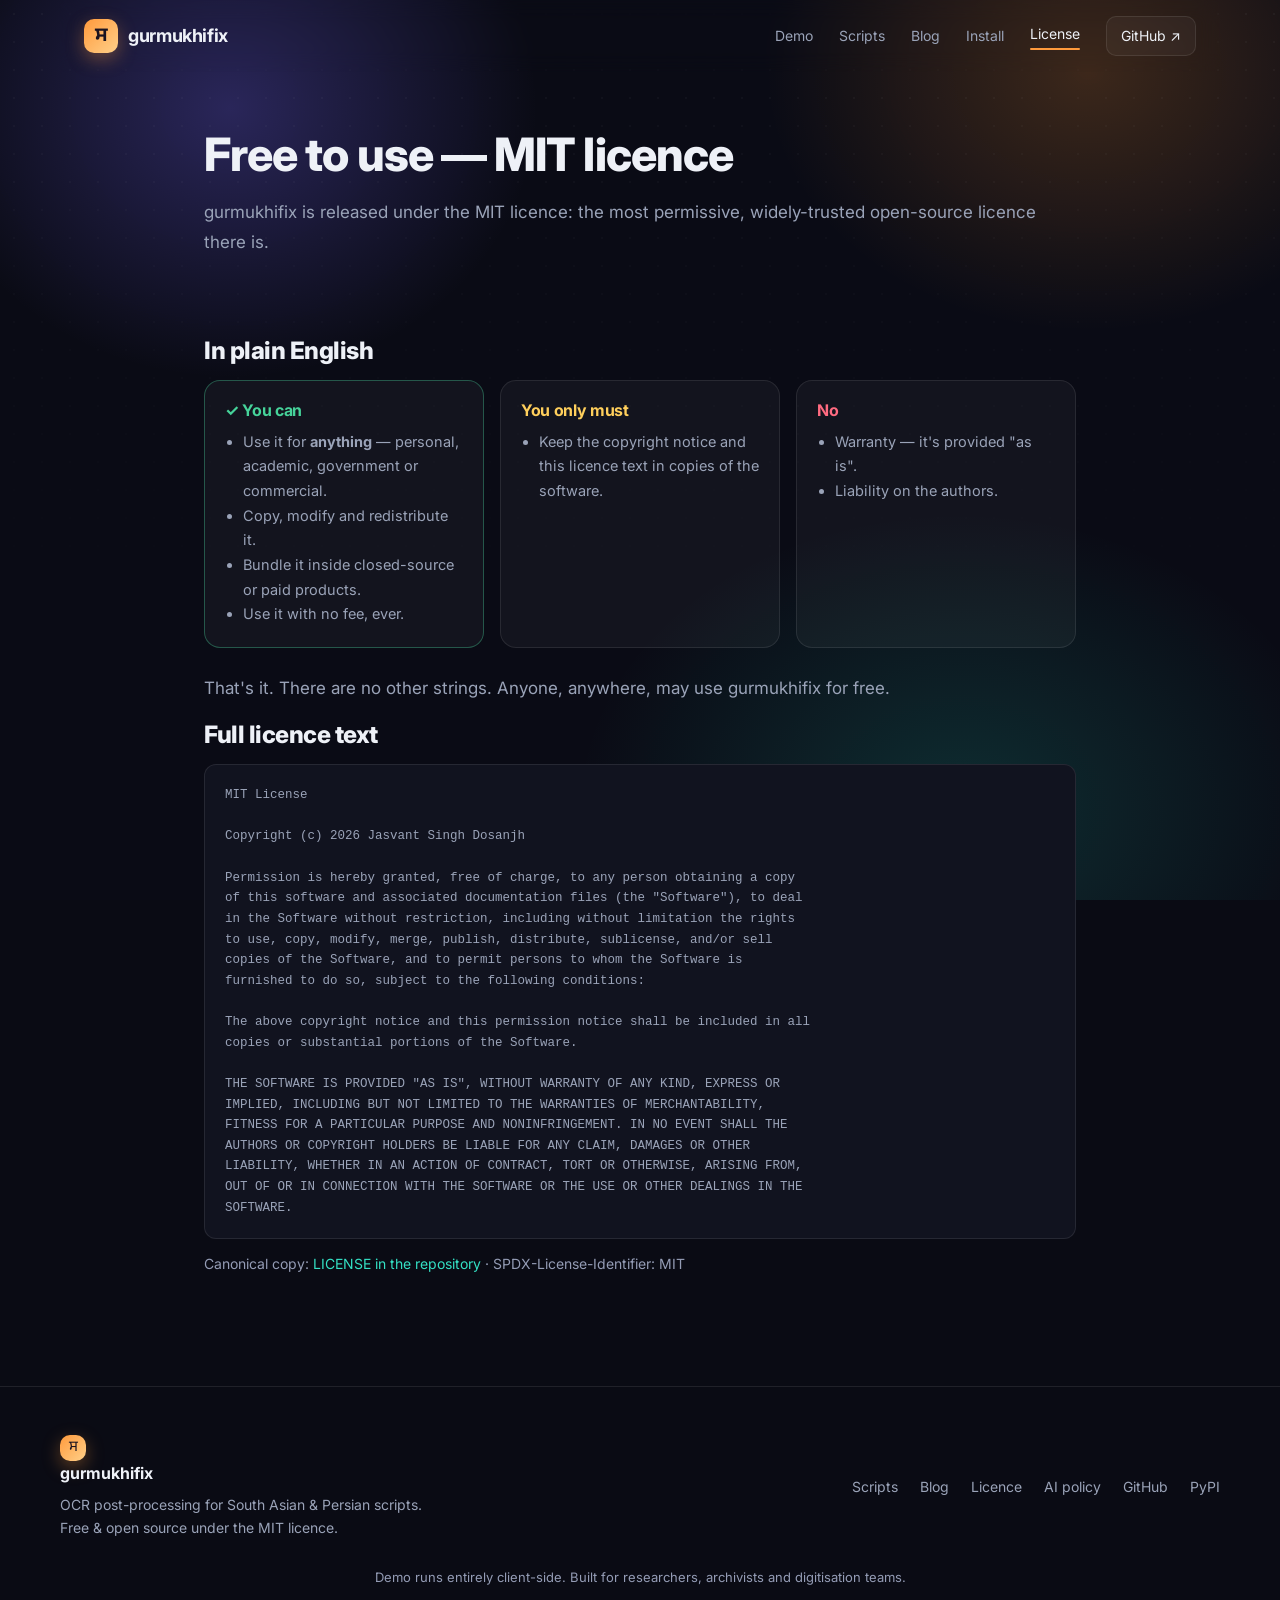
<file: docs/license.html>
<!DOCTYPE html>
<html lang="en">
<head>
  <meta charset="UTF-8" />
  <meta name="viewport" content="width=device-width, initial-scale=1.0" />
  <title>Licence (MIT) — gurmukhifix</title>
  <meta name="description" content="gurmukhifix is free and open source under the MIT licence — usable by anyone, for anything, including commercial use." />
  <link rel="canonical" href="https://gurmukhifix.dosanjhlabs.com/license.html" />
  <meta property="og:title" content="Licence (MIT) — gurmukhifix" />
  <meta property="og:description" content="gurmukhifix is free and open source under the MIT licence — usable by anyone, for anything, including commercial use." />
  <meta property="og:type" content="website" />
  <meta property="og:url" content="https://gurmukhifix.dosanjhlabs.com/license.html" />
  <meta property="og:image" content="https://gurmukhifix.dosanjhlabs.com/assets/og.png" />
  <meta name="twitter:card" content="summary_large_image" />
  <meta name="twitter:title" content="Licence (MIT) — gurmukhifix" />
  <meta name="twitter:description" content="gurmukhifix is free and open source under the MIT licence — usable by anyone, for anything, including commercial use." />
  <meta name="twitter:image" content="https://gurmukhifix.dosanjhlabs.com/assets/og.png" />
  <link rel="icon" href="assets/favicon.svg" type="image/svg+xml" />
  <link rel="apple-touch-icon" href="assets/apple-touch-icon.png" />
  <meta name="theme-color" content="#0a0b14" />
  <link rel="preconnect" href="https://fonts.googleapis.com" />
  <link rel="preconnect" href="https://fonts.gstatic.com" crossorigin />
  <link href="https://fonts.googleapis.com/css2?family=Inter:wght@400;500;600;700;800&family=Noto+Sans+Gurmukhi:wght@400;500;700&family=Noto+Serif+Gurmukhi:wght@600;700&family=Noto+Sans+Devanagari:wght@400;600&family=Noto+Naskh+Arabic:wght@400;600&family=Noto+Nastaliq+Urdu:wght@400;600&family=JetBrains+Mono:wght@400;500&display=swap" rel="stylesheet" />
  <link rel="stylesheet" href="assets/styles.css?v=3" />
  <script type="application/ld+json">{"@context":"https://schema.org","@type":"SoftwareApplication","name":"gurmukhifix","applicationCategory":"DeveloperApplication","operatingSystem":"Cross-platform (Python 3.10+)","description":"gurmukhifix is free and open source under the MIT licence — usable by anyone, for anything, including commercial use.","url":"https://gurmukhifix.dosanjhlabs.com/","codeRepository":"https://github.com/jsdosanj/gurmukhifix","downloadUrl":"https://pypi.org/project/gurmukhifix/","license":"https://spdx.org/licenses/MIT.html","offers":{"@type":"Offer","price":"0","priceCurrency":"USD"},"author":{"@type":"Person","name":"Jasvant Singh Dosanjh"}}</script>
</head>
<body>
  <div class="bg-aurora" aria-hidden="true"></div>
  <header class="nav">
    <a class="brand" href="index.html">
      <span class="brand-mark">ਸ</span>
      <span class="brand-name">gurmukhifix</span>
    </a>
    <nav class="nav-links">
        <a href="index.html#demo">Demo</a>
        <a href="scripts/">Scripts</a>
        <a href="blog/">Blog</a>
        <a href="index.html#install">Install</a>
        <a href="license.html" class="here">License</a>
        <a class="nav-cta" href="https://github.com/jsdosanj/gurmukhifix" target="_blank" rel="noopener">GitHub ↗</a>
    </nav>
  </header>

  <script type="application/ld+json">{"@context":"https://schema.org","@type":"BreadcrumbList","itemListElement":[{"@type":"ListItem","position":1,"name":"Home","item":"https://gurmukhifix.dosanjhlabs.com/"},{"@type":"ListItem","position":2,"name":"Licence","item":"https://gurmukhifix.dosanjhlabs.com/license.html"}]}</script>
  <section class="doc-hero"><div class="doc-wrap"><h1>Free to use — MIT licence</h1><p class="lead">gurmukhifix is released under the MIT licence: the most permissive, widely-trusted open-source licence there is.</p></div></section>
  <section class="doc-section"><div class="doc-wrap">
    <h2>In plain English</h2>
    <div class="lic-grid">
      <div class="lic yes"><h3>✓ You can</h3><ul><li>Use it for <strong>anything</strong> — personal, academic, government or commercial.</li><li>Copy, modify and redistribute it.</li><li>Bundle it inside closed-source or paid products.</li><li>Use it with no fee, ever.</li></ul></div>
      <div class="lic must"><h3>You only must</h3><ul><li>Keep the copyright notice and this licence text in copies of the software.</li></ul></div>
      <div class="lic no"><h3>No</h3><ul><li>Warranty — it's provided "as is".</li><li>Liability on the authors.</li></ul></div>
    </div>
    <p class="lead">That's it. There are no other strings. Anyone, anywhere, may use gurmukhifix for free.</p>
    <h2>Full licence text</h2>
    <pre class="lic-text">MIT License

Copyright (c) 2026 Jasvant Singh Dosanjh

Permission is hereby granted, free of charge, to any person obtaining a copy
of this software and associated documentation files (the "Software"), to deal
in the Software without restriction, including without limitation the rights
to use, copy, modify, merge, publish, distribute, sublicense, and/or sell
copies of the Software, and to permit persons to whom the Software is
furnished to do so, subject to the following conditions:

The above copyright notice and this permission notice shall be included in all
copies or substantial portions of the Software.

THE SOFTWARE IS PROVIDED "AS IS", WITHOUT WARRANTY OF ANY KIND, EXPRESS OR
IMPLIED, INCLUDING BUT NOT LIMITED TO THE WARRANTIES OF MERCHANTABILITY,
FITNESS FOR A PARTICULAR PURPOSE AND NONINFRINGEMENT. IN NO EVENT SHALL THE
AUTHORS OR COPYRIGHT HOLDERS BE LIABLE FOR ANY CLAIM, DAMAGES OR OTHER
LIABILITY, WHETHER IN AN ACTION OF CONTRACT, TORT OR OTHERWISE, ARISING FROM,
OUT OF OR IN CONNECTION WITH THE SOFTWARE OR THE USE OR OTHER DEALINGS IN THE
SOFTWARE.</pre>
    <p class="muted">Canonical copy: <a href="https://github.com/jsdosanj/gurmukhifix/blob/main/LICENSE" target="_blank" rel="noopener">LICENSE in the repository</a> · SPDX-License-Identifier: MIT</p>
  </div></section>
  <footer class="footer">
    <div class="footer-inner">
      <div>
        <span class="brand-mark small">ਸ</span>
        <strong>gurmukhifix</strong>
        <p>OCR post-processing for South Asian &amp; Persian scripts. Free &amp; open source under the MIT licence.</p>
      </div>
      <div class="footer-links">
        <a href="scripts/">Scripts</a>
        <a href="blog/">Blog</a>
        <a href="license.html">Licence</a>
        <a href="ai-policy.html">AI policy</a>
        <a href="https://github.com/jsdosanj/gurmukhifix" target="_blank" rel="noopener">GitHub</a>
        <a href="https://pypi.org/project/gurmukhifix/" target="_blank" rel="noopener">PyPI</a>
      </div>
    </div>
    <p class="footer-fine">Demo runs entirely client-side. Built for researchers, archivists and digitisation teams.</p>
  </footer>
</body>
</html>
</file>
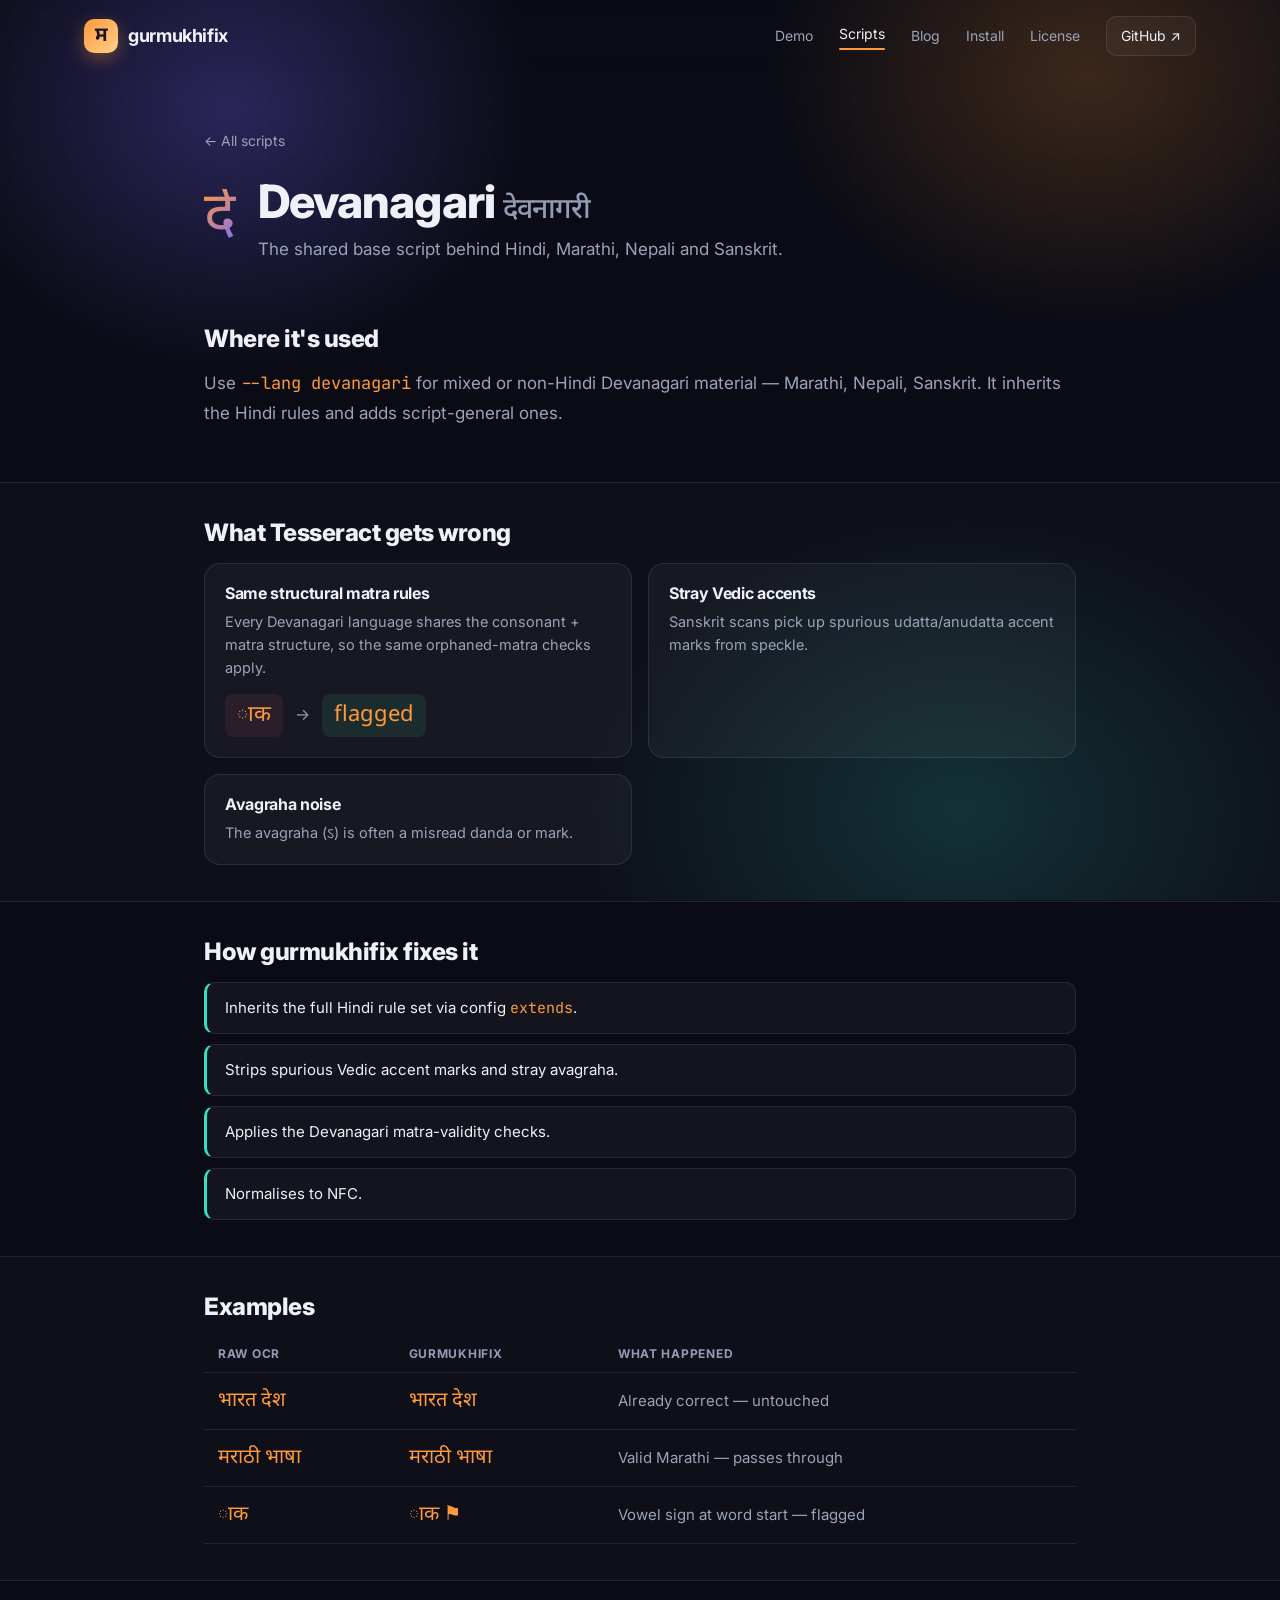
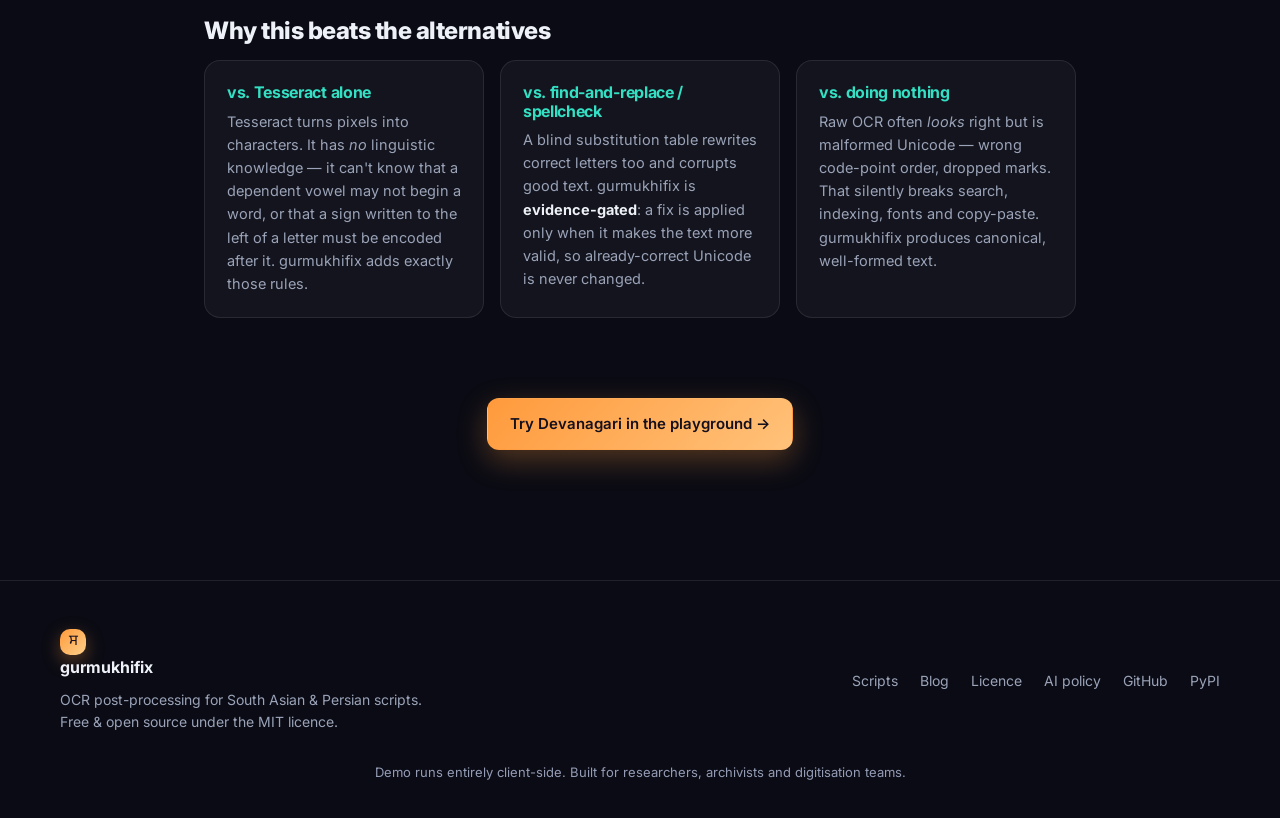
<file: docs/scripts/devanagari.html>
<!DOCTYPE html>
<html lang="en">
<head>
  <meta charset="UTF-8" />
  <meta name="viewport" content="width=device-width, initial-scale=1.0" />
  <title>Devanagari OCR correction — gurmukhifix</title>
  <meta name="description" content="How gurmukhifix cleans Tesseract OCR for Devanagari into well-formed Unicode, and why it beats Tesseract alone." />
  <link rel="canonical" href="https://gurmukhifix.dosanjhlabs.com/scripts/devanagari.html" />
  <meta property="og:title" content="Devanagari OCR correction — gurmukhifix" />
  <meta property="og:description" content="How gurmukhifix cleans Tesseract OCR for Devanagari into well-formed Unicode, and why it beats Tesseract alone." />
  <meta property="og:type" content="website" />
  <meta property="og:url" content="https://gurmukhifix.dosanjhlabs.com/scripts/devanagari.html" />
  <meta property="og:image" content="https://gurmukhifix.dosanjhlabs.com/assets/og.png" />
  <meta name="twitter:card" content="summary_large_image" />
  <meta name="twitter:title" content="Devanagari OCR correction — gurmukhifix" />
  <meta name="twitter:description" content="How gurmukhifix cleans Tesseract OCR for Devanagari into well-formed Unicode, and why it beats Tesseract alone." />
  <meta name="twitter:image" content="https://gurmukhifix.dosanjhlabs.com/assets/og.png" />
  <link rel="icon" href="../assets/favicon.svg" type="image/svg+xml" />
  <link rel="apple-touch-icon" href="../assets/apple-touch-icon.png" />
  <meta name="theme-color" content="#0a0b14" />
  <link rel="preconnect" href="https://fonts.googleapis.com" />
  <link rel="preconnect" href="https://fonts.gstatic.com" crossorigin />
  <link href="https://fonts.googleapis.com/css2?family=Inter:wght@400;500;600;700;800&family=Noto+Sans+Gurmukhi:wght@400;500;700&family=Noto+Serif+Gurmukhi:wght@600;700&family=Noto+Sans+Devanagari:wght@400;600&family=Noto+Naskh+Arabic:wght@400;600&family=Noto+Nastaliq+Urdu:wght@400;600&family=JetBrains+Mono:wght@400;500&display=swap" rel="stylesheet" />
  <link rel="stylesheet" href="../assets/styles.css?v=3" />
  <script type="application/ld+json">{"@context":"https://schema.org","@type":"SoftwareApplication","name":"gurmukhifix","applicationCategory":"DeveloperApplication","operatingSystem":"Cross-platform (Python 3.10+)","description":"How gurmukhifix cleans Tesseract OCR for Devanagari into well-formed Unicode, and why it beats Tesseract alone.","url":"https://gurmukhifix.dosanjhlabs.com/","codeRepository":"https://github.com/jsdosanj/gurmukhifix","downloadUrl":"https://pypi.org/project/gurmukhifix/","license":"https://spdx.org/licenses/MIT.html","offers":{"@type":"Offer","price":"0","priceCurrency":"USD"},"author":{"@type":"Person","name":"Jasvant Singh Dosanjh"}}</script>
</head>
<body>
  <div class="bg-aurora" aria-hidden="true"></div>
  <header class="nav">
    <a class="brand" href="../index.html">
      <span class="brand-mark">ਸ</span>
      <span class="brand-name">gurmukhifix</span>
    </a>
    <nav class="nav-links">
        <a href="../index.html#demo">Demo</a>
        <a href="../scripts/" class="here">Scripts</a>
        <a href="../blog/">Blog</a>
        <a href="../index.html#install">Install</a>
        <a href="../license.html">License</a>
        <a class="nav-cta" href="https://github.com/jsdosanj/gurmukhifix" target="_blank" rel="noopener">GitHub ↗</a>
    </nav>
  </header>

  <script type="application/ld+json">{"@context":"https://schema.org","@type":"BreadcrumbList","itemListElement":[{"@type":"ListItem","position":1,"name":"Home","item":"https://gurmukhifix.dosanjhlabs.com/"},{"@type":"ListItem","position":2,"name":"Scripts","item":"https://gurmukhifix.dosanjhlabs.com/scripts/"},{"@type":"ListItem","position":3,"name":"Devanagari","item":"https://gurmukhifix.dosanjhlabs.com/scripts/devanagari.html"}]}</script>
  <section class="doc-hero">
    <div class="doc-wrap">
      <a class="back" href="../scripts/">← All scripts</a>
      <div class="doc-title"><span class="doc-glyph dev">दे</span>
        <div><h1>Devanagari <span class="native dev">देवनागरी</span></h1><p>The shared base script behind Hindi, Marathi, Nepali and Sanskrit.</p></div>
      </div>
    </div>
  </section>

  <section class="doc-section">
    <div class="doc-wrap">
      <h2>Where it's used</h2>
      <p class="lead">Use <code>--lang devanagari</code> for mixed or non-Hindi Devanagari material — Marathi, Nepali, Sanskrit. It inherits the Hindi rules and adds script-general ones.</p>
    </div>
  </section>

  <section class="doc-section alt">
    <div class="doc-wrap">
      <h2>What Tesseract gets wrong</h2>
      <div class="problem-grid">
        <article class="problem"><h3>Same structural matra rules</h3><p>Every Devanagari language shares the consonant + matra structure, so the same orphaned-matra checks apply.</p><div class="ba"><code class="dev bad">ाक</code><span>→</span><code class="dev good">flagged</code></div></article>
        <article class="problem"><h3>Stray Vedic accents</h3><p>Sanskrit scans pick up spurious udatta/anudatta accent marks from speckle.</p></article>
        <article class="problem"><h3>Avagraha noise</h3><p>The avagraha (ऽ) is often a misread danda or mark.</p></article>
      </div>
    </div>
  </section>

  <section class="doc-section">
    <div class="doc-wrap">
      <h2>How gurmukhifix fixes it</h2>
      <ul class="fix-list">
          <li>Inherits the full Hindi rule set via config <code>extends</code>.</li>
          <li>Strips spurious Vedic accent marks and stray avagraha.</li>
          <li>Applies the Devanagari matra-validity checks.</li>
          <li>Normalises to NFC.</li>
      </ul>
    </div>
  </section>

  <section class="doc-section alt">
    <div class="doc-wrap">
      <h2>Examples</h2>
      <table class="ex-table">
        <thead><tr><th>Raw OCR</th><th>gurmukhifix</th><th>What happened</th></tr></thead>
        <tbody>
          <tr><td><code class="dev">भारत देश</code></td><td><code class="dev good">भारत देश</code></td><td>Already correct — untouched</td></tr>
          <tr><td><code class="dev">मराठी भाषा</code></td><td><code class="dev good">मराठी भाषा</code></td><td>Valid Marathi — passes through</td></tr>
          <tr><td><code class="dev">ाक</code></td><td><code class="dev good">ाक ⚑</code></td><td>Vowel sign at word start — flagged</td></tr>
        </tbody>
      </table>
    </div>
  </section>

  <section class="doc-section">
    <div class="doc-wrap">
      <h2>Why this beats the alternatives</h2>
      <div class="beat-grid">
        <div class="beat"><h3>vs. Tesseract alone</h3><p>Tesseract turns pixels into characters. It has <em>no</em> linguistic knowledge — it can't know that a dependent vowel may not begin a word, or that a sign written to the left of a letter must be encoded after it. gurmukhifix adds exactly those rules.</p></div>
        <div class="beat"><h3>vs. find-and-replace / spellcheck</h3><p>A blind substitution table rewrites correct letters too and corrupts good text. gurmukhifix is <strong>evidence-gated</strong>: a fix is applied only when it makes the text more valid, so already-correct Unicode is never changed.</p></div>
        <div class="beat"><h3>vs. doing nothing</h3><p>Raw OCR often <em>looks</em> right but is malformed Unicode — wrong code-point order, dropped marks. That silently breaks search, indexing, fonts and copy-paste. gurmukhifix produces canonical, well-formed text.</p></div>
      </div>
    </div>
  </section>
  <section class="doc-cta"><div class="doc-wrap"><a class="btn btn-primary" href="../index.html?script=devanagari#demo">Try Devanagari in the playground →</a></div></section>
  <footer class="footer">
    <div class="footer-inner">
      <div>
        <span class="brand-mark small">ਸ</span>
        <strong>gurmukhifix</strong>
        <p>OCR post-processing for South Asian &amp; Persian scripts. Free &amp; open source under the MIT licence.</p>
      </div>
      <div class="footer-links">
        <a href="../scripts/">Scripts</a>
        <a href="../blog/">Blog</a>
        <a href="../license.html">Licence</a>
        <a href="../ai-policy.html">AI policy</a>
        <a href="https://github.com/jsdosanj/gurmukhifix" target="_blank" rel="noopener">GitHub</a>
        <a href="https://pypi.org/project/gurmukhifix/" target="_blank" rel="noopener">PyPI</a>
      </div>
    </div>
    <p class="footer-fine">Demo runs entirely client-side. Built for researchers, archivists and digitisation teams.</p>
  </footer>
</body>
</html>
</file>
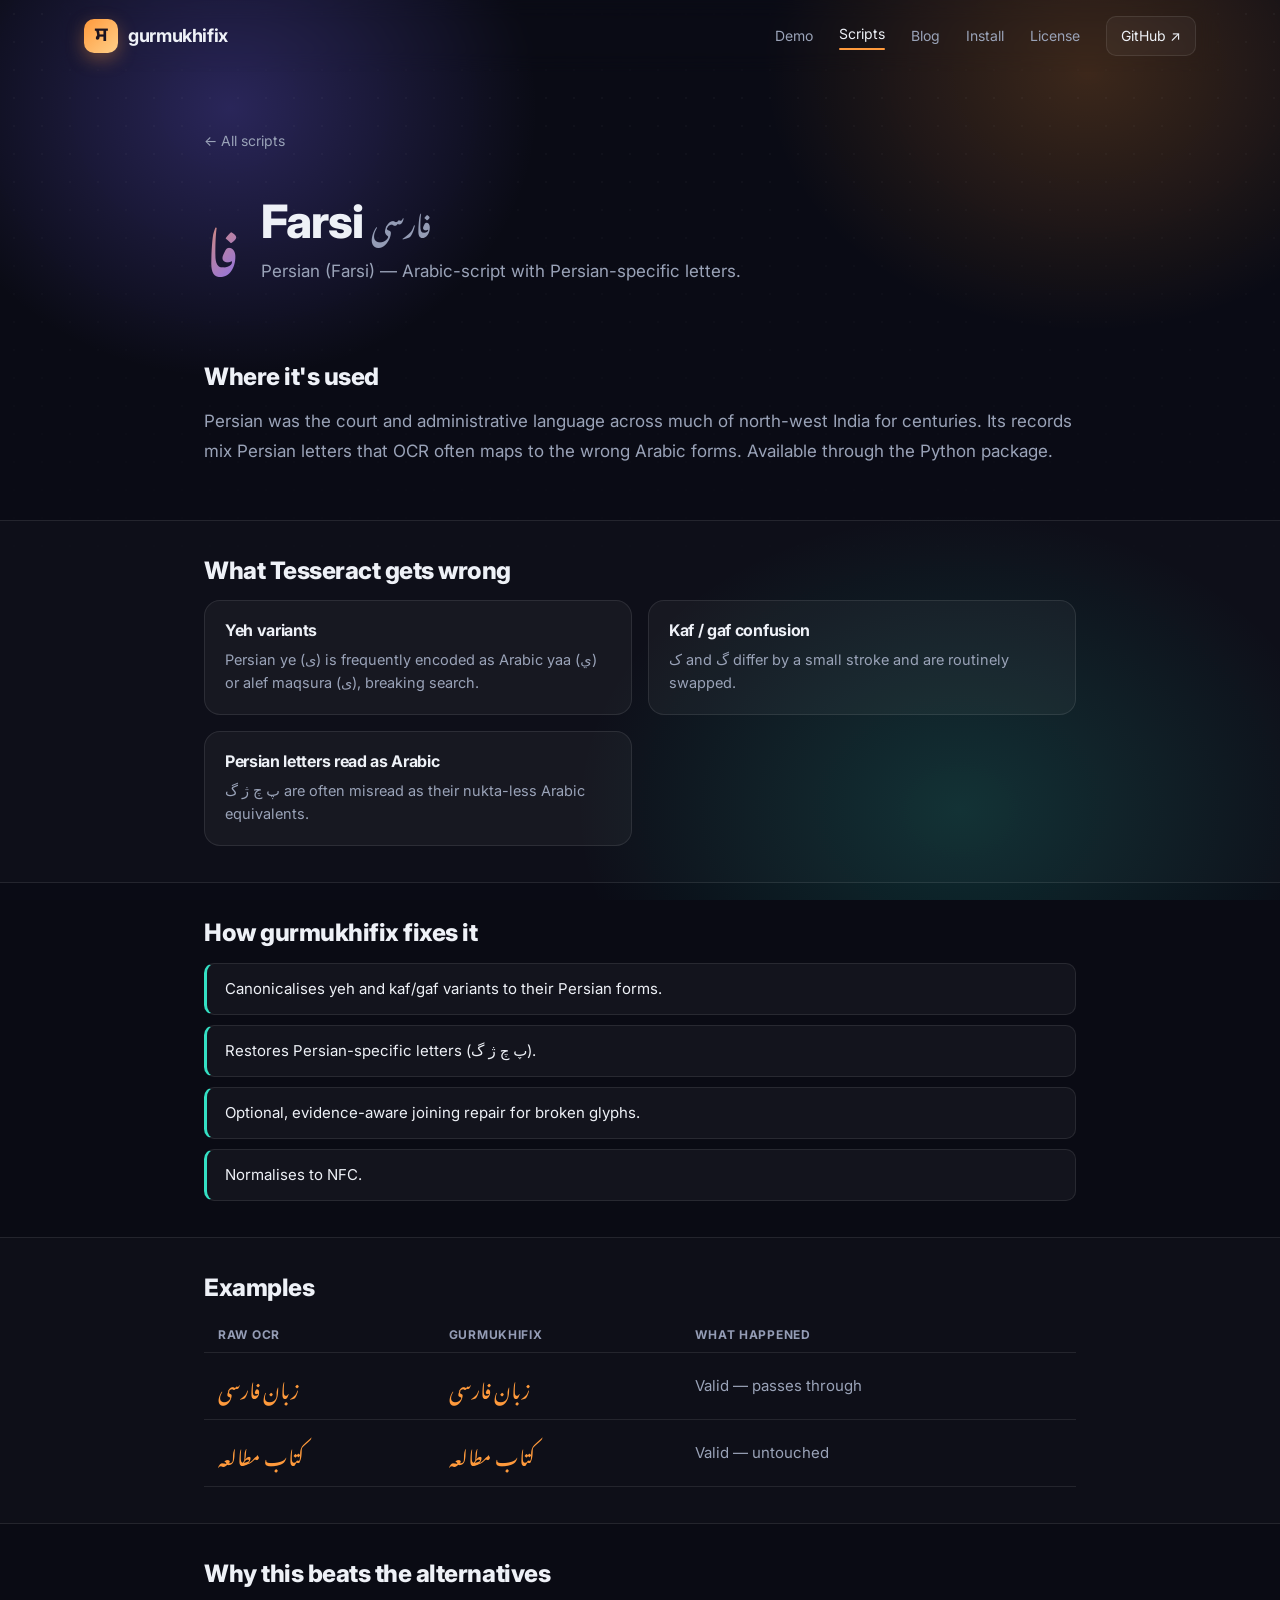
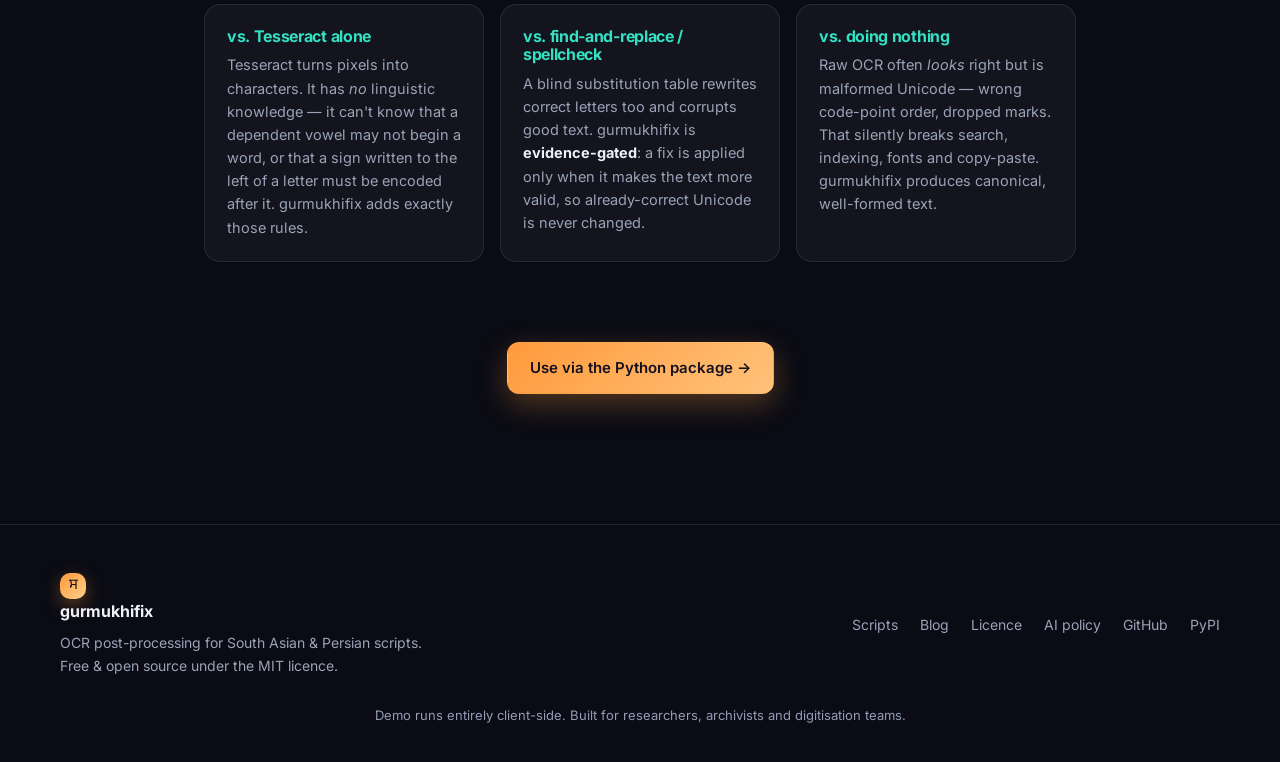
<file: docs/scripts/farsi.html>
<!DOCTYPE html>
<html lang="en">
<head>
  <meta charset="UTF-8" />
  <meta name="viewport" content="width=device-width, initial-scale=1.0" />
  <title>Farsi OCR correction — gurmukhifix</title>
  <meta name="description" content="How gurmukhifix cleans Tesseract OCR for Farsi into well-formed Unicode, and why it beats Tesseract alone." />
  <link rel="canonical" href="https://gurmukhifix.dosanjhlabs.com/scripts/farsi.html" />
  <meta property="og:title" content="Farsi OCR correction — gurmukhifix" />
  <meta property="og:description" content="How gurmukhifix cleans Tesseract OCR for Farsi into well-formed Unicode, and why it beats Tesseract alone." />
  <meta property="og:type" content="website" />
  <meta property="og:url" content="https://gurmukhifix.dosanjhlabs.com/scripts/farsi.html" />
  <meta property="og:image" content="https://gurmukhifix.dosanjhlabs.com/assets/og.png" />
  <meta name="twitter:card" content="summary_large_image" />
  <meta name="twitter:title" content="Farsi OCR correction — gurmukhifix" />
  <meta name="twitter:description" content="How gurmukhifix cleans Tesseract OCR for Farsi into well-formed Unicode, and why it beats Tesseract alone." />
  <meta name="twitter:image" content="https://gurmukhifix.dosanjhlabs.com/assets/og.png" />
  <link rel="icon" href="../assets/favicon.svg" type="image/svg+xml" />
  <link rel="apple-touch-icon" href="../assets/apple-touch-icon.png" />
  <meta name="theme-color" content="#0a0b14" />
  <link rel="preconnect" href="https://fonts.googleapis.com" />
  <link rel="preconnect" href="https://fonts.gstatic.com" crossorigin />
  <link href="https://fonts.googleapis.com/css2?family=Inter:wght@400;500;600;700;800&family=Noto+Sans+Gurmukhi:wght@400;500;700&family=Noto+Serif+Gurmukhi:wght@600;700&family=Noto+Sans+Devanagari:wght@400;600&family=Noto+Naskh+Arabic:wght@400;600&family=Noto+Nastaliq+Urdu:wght@400;600&family=JetBrains+Mono:wght@400;500&display=swap" rel="stylesheet" />
  <link rel="stylesheet" href="../assets/styles.css?v=3" />
  <script type="application/ld+json">{"@context":"https://schema.org","@type":"SoftwareApplication","name":"gurmukhifix","applicationCategory":"DeveloperApplication","operatingSystem":"Cross-platform (Python 3.10+)","description":"How gurmukhifix cleans Tesseract OCR for Farsi into well-formed Unicode, and why it beats Tesseract alone.","url":"https://gurmukhifix.dosanjhlabs.com/","codeRepository":"https://github.com/jsdosanj/gurmukhifix","downloadUrl":"https://pypi.org/project/gurmukhifix/","license":"https://spdx.org/licenses/MIT.html","offers":{"@type":"Offer","price":"0","priceCurrency":"USD"},"author":{"@type":"Person","name":"Jasvant Singh Dosanjh"}}</script>
</head>
<body>
  <div class="bg-aurora" aria-hidden="true"></div>
  <header class="nav">
    <a class="brand" href="../index.html">
      <span class="brand-mark">ਸ</span>
      <span class="brand-name">gurmukhifix</span>
    </a>
    <nav class="nav-links">
        <a href="../index.html#demo">Demo</a>
        <a href="../scripts/" class="here">Scripts</a>
        <a href="../blog/">Blog</a>
        <a href="../index.html#install">Install</a>
        <a href="../license.html">License</a>
        <a class="nav-cta" href="https://github.com/jsdosanj/gurmukhifix" target="_blank" rel="noopener">GitHub ↗</a>
    </nav>
  </header>

  <script type="application/ld+json">{"@context":"https://schema.org","@type":"BreadcrumbList","itemListElement":[{"@type":"ListItem","position":1,"name":"Home","item":"https://gurmukhifix.dosanjhlabs.com/"},{"@type":"ListItem","position":2,"name":"Scripts","item":"https://gurmukhifix.dosanjhlabs.com/scripts/"},{"@type":"ListItem","position":3,"name":"Farsi","item":"https://gurmukhifix.dosanjhlabs.com/scripts/farsi.html"}]}</script>
  <section class="doc-hero">
    <div class="doc-wrap">
      <a class="back" href="../scripts/">← All scripts</a>
      <div class="doc-title"><span class="doc-glyph ara">فا</span>
        <div><h1>Farsi <span class="native ara">فارسی</span></h1><p>Persian (Farsi) — Arabic-script with Persian-specific letters.</p></div>
      </div>
    </div>
  </section>

  <section class="doc-section">
    <div class="doc-wrap">
      <h2>Where it's used</h2>
      <p class="lead">Persian was the court and administrative language across much of north-west India for centuries. Its records mix Persian letters that OCR often maps to the wrong Arabic forms. Available through the Python package.</p>
    </div>
  </section>

  <section class="doc-section alt">
    <div class="doc-wrap">
      <h2>What Tesseract gets wrong</h2>
      <div class="problem-grid">
        <article class="problem"><h3>Yeh variants</h3><p>Persian ye (ی) is frequently encoded as Arabic yaa (ي) or alef maqsura (ى), breaking search.</p></article>
        <article class="problem"><h3>Kaf / gaf confusion</h3><p>ک and گ differ by a small stroke and are routinely swapped.</p></article>
        <article class="problem"><h3>Persian letters read as Arabic</h3><p>پ چ ژ گ are often misread as their nukta-less Arabic equivalents.</p></article>
      </div>
    </div>
  </section>

  <section class="doc-section">
    <div class="doc-wrap">
      <h2>How gurmukhifix fixes it</h2>
      <ul class="fix-list">
          <li>Canonicalises yeh and kaf/gaf variants to their Persian forms.</li>
          <li>Restores Persian-specific letters (پ چ ژ گ).</li>
          <li>Optional, evidence-aware joining repair for broken glyphs.</li>
          <li>Normalises to NFC.</li>
      </ul>
    </div>
  </section>

  <section class="doc-section alt">
    <div class="doc-wrap">
      <h2>Examples</h2>
      <table class="ex-table">
        <thead><tr><th>Raw OCR</th><th>gurmukhifix</th><th>What happened</th></tr></thead>
        <tbody>
          <tr><td><code class="ara">زبان فارسی</code></td><td><code class="ara good">زبان فارسی</code></td><td>Valid — passes through</td></tr>
          <tr><td><code class="ara">کتاب مطالعه</code></td><td><code class="ara good">کتاب مطالعه</code></td><td>Valid — untouched</td></tr>
        </tbody>
      </table>
    </div>
  </section>

  <section class="doc-section">
    <div class="doc-wrap">
      <h2>Why this beats the alternatives</h2>
      <div class="beat-grid">
        <div class="beat"><h3>vs. Tesseract alone</h3><p>Tesseract turns pixels into characters. It has <em>no</em> linguistic knowledge — it can't know that a dependent vowel may not begin a word, or that a sign written to the left of a letter must be encoded after it. gurmukhifix adds exactly those rules.</p></div>
        <div class="beat"><h3>vs. find-and-replace / spellcheck</h3><p>A blind substitution table rewrites correct letters too and corrupts good text. gurmukhifix is <strong>evidence-gated</strong>: a fix is applied only when it makes the text more valid, so already-correct Unicode is never changed.</p></div>
        <div class="beat"><h3>vs. doing nothing</h3><p>Raw OCR often <em>looks</em> right but is malformed Unicode — wrong code-point order, dropped marks. That silently breaks search, indexing, fonts and copy-paste. gurmukhifix produces canonical, well-formed text.</p></div>
      </div>
    </div>
  </section>
  <section class="doc-cta"><div class="doc-wrap"><a class="btn btn-primary" href="https://pypi.org/project/gurmukhifix/" target="_blank" rel="noopener">Use via the Python package →</a></div></section>
  <footer class="footer">
    <div class="footer-inner">
      <div>
        <span class="brand-mark small">ਸ</span>
        <strong>gurmukhifix</strong>
        <p>OCR post-processing for South Asian &amp; Persian scripts. Free &amp; open source under the MIT licence.</p>
      </div>
      <div class="footer-links">
        <a href="../scripts/">Scripts</a>
        <a href="../blog/">Blog</a>
        <a href="../license.html">Licence</a>
        <a href="../ai-policy.html">AI policy</a>
        <a href="https://github.com/jsdosanj/gurmukhifix" target="_blank" rel="noopener">GitHub</a>
        <a href="https://pypi.org/project/gurmukhifix/" target="_blank" rel="noopener">PyPI</a>
      </div>
    </div>
    <p class="footer-fine">Demo runs entirely client-side. Built for researchers, archivists and digitisation teams.</p>
  </footer>
</body>
</html>
</file>
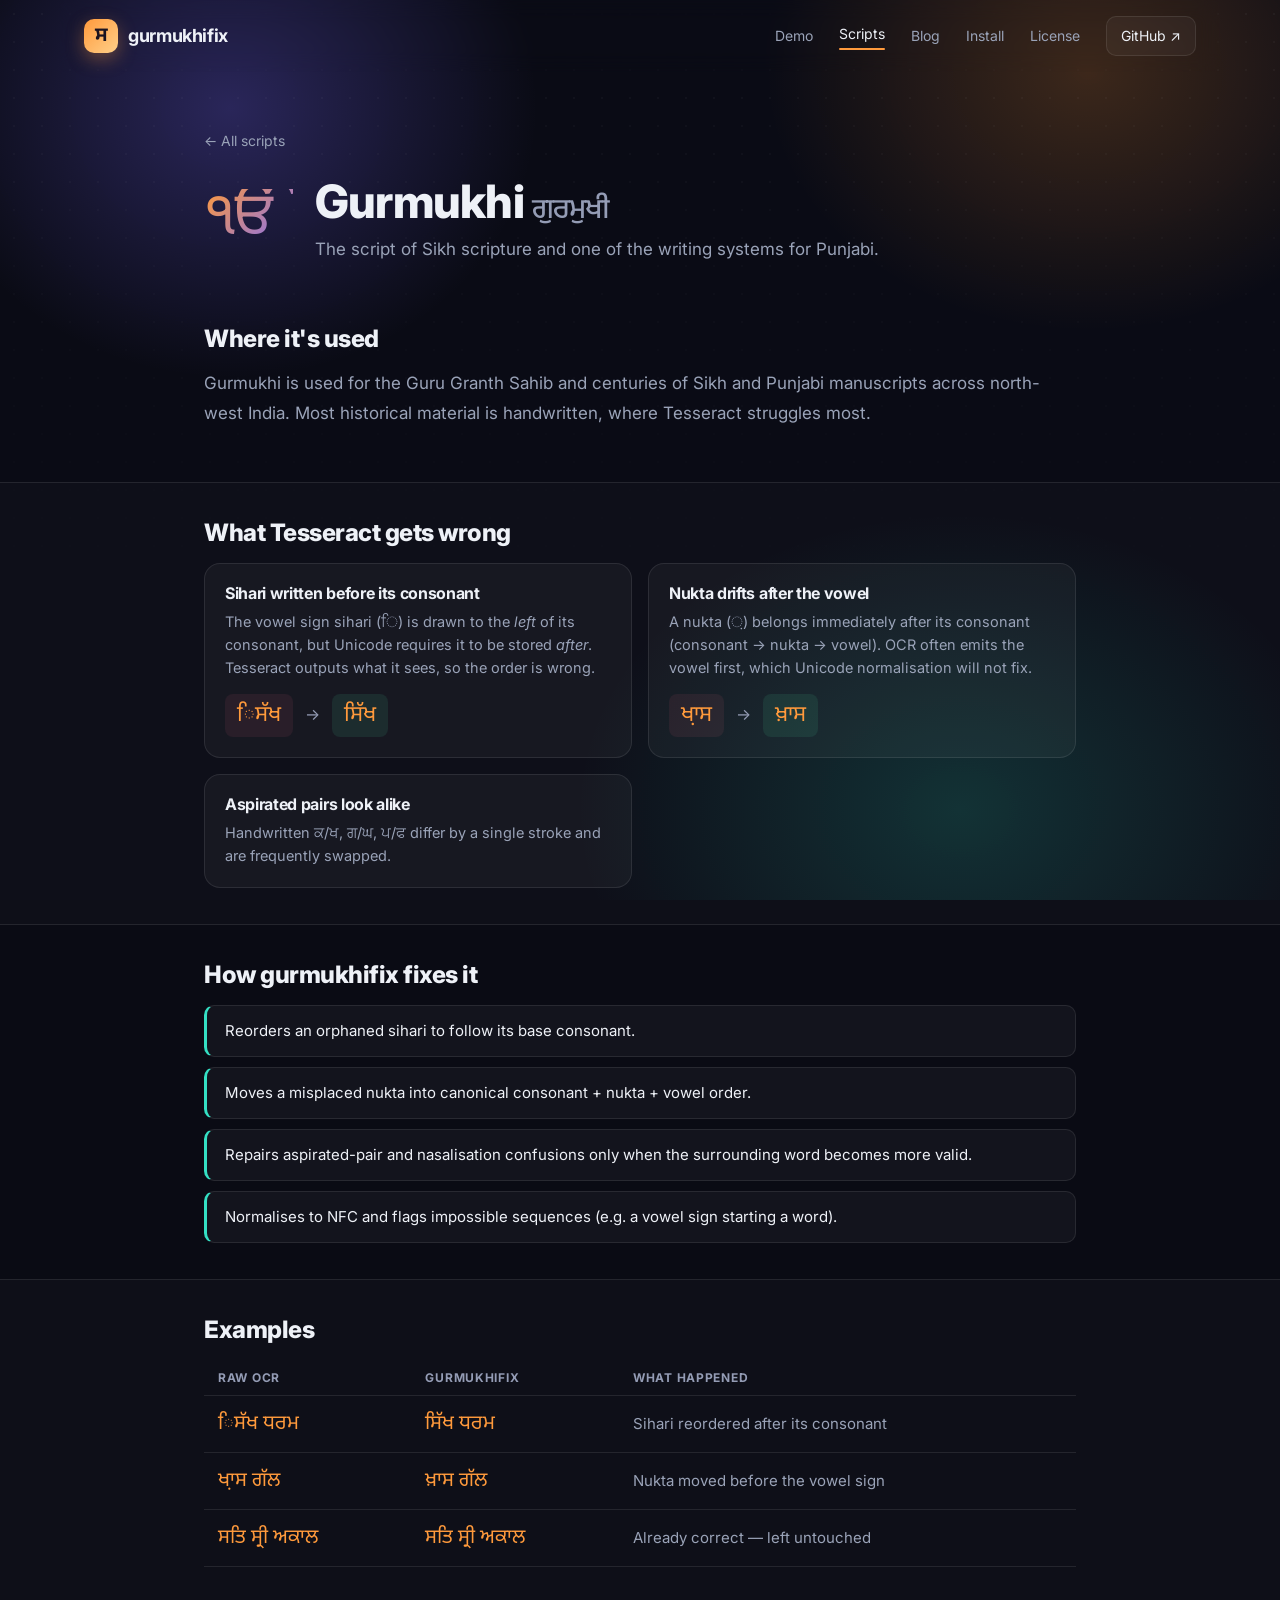
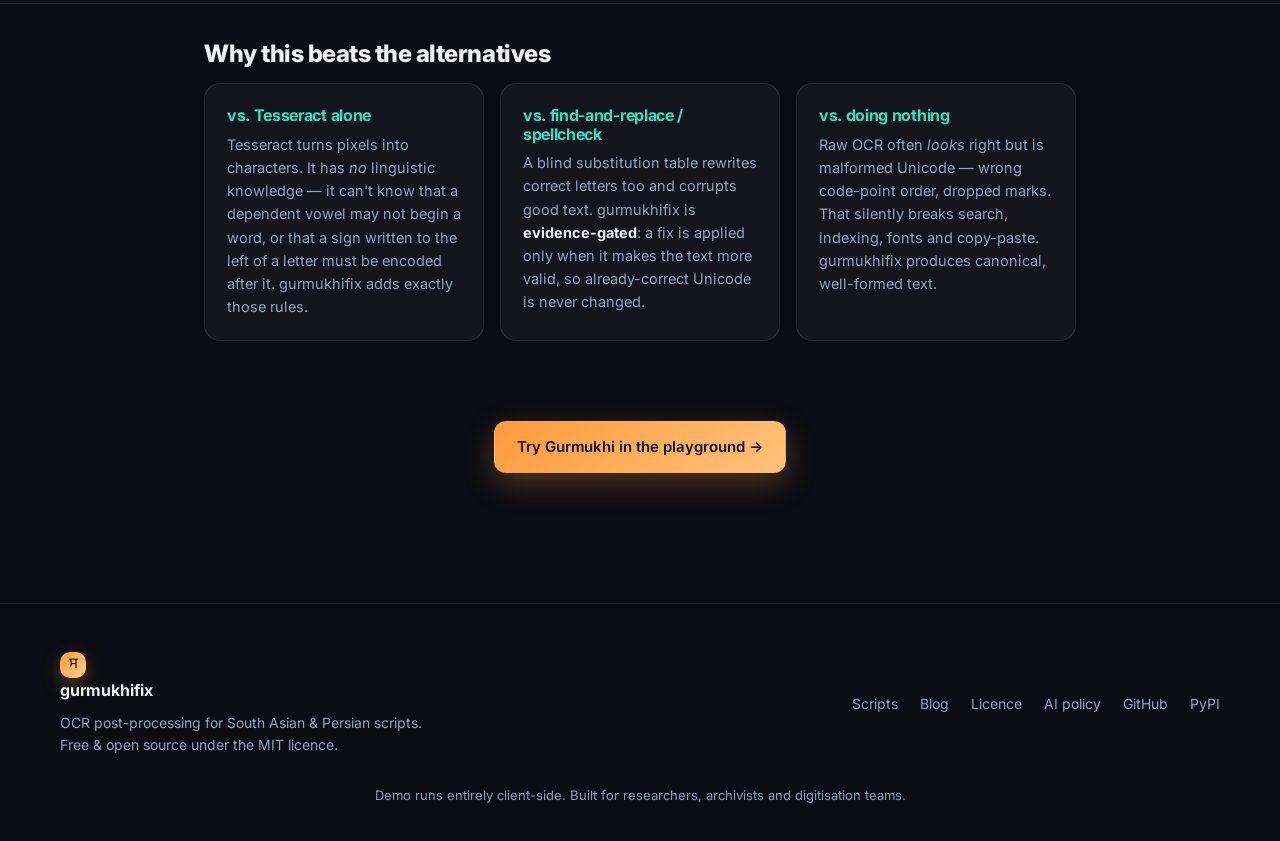
<file: docs/scripts/gurmukhi.html>
<!DOCTYPE html>
<html lang="en">
<head>
  <meta charset="UTF-8" />
  <meta name="viewport" content="width=device-width, initial-scale=1.0" />
  <title>Gurmukhi OCR correction — gurmukhifix</title>
  <meta name="description" content="How gurmukhifix cleans Tesseract OCR for Gurmukhi into well-formed Unicode, and why it beats Tesseract alone." />
  <link rel="canonical" href="https://gurmukhifix.dosanjhlabs.com/scripts/gurmukhi.html" />
  <meta property="og:title" content="Gurmukhi OCR correction — gurmukhifix" />
  <meta property="og:description" content="How gurmukhifix cleans Tesseract OCR for Gurmukhi into well-formed Unicode, and why it beats Tesseract alone." />
  <meta property="og:type" content="website" />
  <meta property="og:url" content="https://gurmukhifix.dosanjhlabs.com/scripts/gurmukhi.html" />
  <meta property="og:image" content="https://gurmukhifix.dosanjhlabs.com/assets/og.png" />
  <meta name="twitter:card" content="summary_large_image" />
  <meta name="twitter:title" content="Gurmukhi OCR correction — gurmukhifix" />
  <meta name="twitter:description" content="How gurmukhifix cleans Tesseract OCR for Gurmukhi into well-formed Unicode, and why it beats Tesseract alone." />
  <meta name="twitter:image" content="https://gurmukhifix.dosanjhlabs.com/assets/og.png" />
  <link rel="icon" href="../assets/favicon.svg" type="image/svg+xml" />
  <link rel="apple-touch-icon" href="../assets/apple-touch-icon.png" />
  <meta name="theme-color" content="#0a0b14" />
  <link rel="preconnect" href="https://fonts.googleapis.com" />
  <link rel="preconnect" href="https://fonts.gstatic.com" crossorigin />
  <link href="https://fonts.googleapis.com/css2?family=Inter:wght@400;500;600;700;800&family=Noto+Sans+Gurmukhi:wght@400;500;700&family=Noto+Serif+Gurmukhi:wght@600;700&family=Noto+Sans+Devanagari:wght@400;600&family=Noto+Naskh+Arabic:wght@400;600&family=Noto+Nastaliq+Urdu:wght@400;600&family=JetBrains+Mono:wght@400;500&display=swap" rel="stylesheet" />
  <link rel="stylesheet" href="../assets/styles.css?v=3" />
  <script type="application/ld+json">{"@context":"https://schema.org","@type":"SoftwareApplication","name":"gurmukhifix","applicationCategory":"DeveloperApplication","operatingSystem":"Cross-platform (Python 3.10+)","description":"How gurmukhifix cleans Tesseract OCR for Gurmukhi into well-formed Unicode, and why it beats Tesseract alone.","url":"https://gurmukhifix.dosanjhlabs.com/","codeRepository":"https://github.com/jsdosanj/gurmukhifix","downloadUrl":"https://pypi.org/project/gurmukhifix/","license":"https://spdx.org/licenses/MIT.html","offers":{"@type":"Offer","price":"0","priceCurrency":"USD"},"author":{"@type":"Person","name":"Jasvant Singh Dosanjh"}}</script>
</head>
<body>
  <div class="bg-aurora" aria-hidden="true"></div>
  <header class="nav">
    <a class="brand" href="../index.html">
      <span class="brand-mark">ਸ</span>
      <span class="brand-name">gurmukhifix</span>
    </a>
    <nav class="nav-links">
        <a href="../index.html#demo">Demo</a>
        <a href="../scripts/" class="here">Scripts</a>
        <a href="../blog/">Blog</a>
        <a href="../index.html#install">Install</a>
        <a href="../license.html">License</a>
        <a class="nav-cta" href="https://github.com/jsdosanj/gurmukhifix" target="_blank" rel="noopener">GitHub ↗</a>
    </nav>
  </header>

  <script type="application/ld+json">{"@context":"https://schema.org","@type":"BreadcrumbList","itemListElement":[{"@type":"ListItem","position":1,"name":"Home","item":"https://gurmukhifix.dosanjhlabs.com/"},{"@type":"ListItem","position":2,"name":"Scripts","item":"https://gurmukhifix.dosanjhlabs.com/scripts/"},{"@type":"ListItem","position":3,"name":"Gurmukhi","item":"https://gurmukhifix.dosanjhlabs.com/scripts/gurmukhi.html"}]}</script>
  <section class="doc-hero">
    <div class="doc-wrap">
      <a class="back" href="../scripts/">← All scripts</a>
      <div class="doc-title"><span class="doc-glyph gur">ੴ</span>
        <div><h1>Gurmukhi <span class="native gur">ਗੁਰਮੁਖੀ</span></h1><p>The script of Sikh scripture and one of the writing systems for Punjabi.</p></div>
      </div>
    </div>
  </section>

  <section class="doc-section">
    <div class="doc-wrap">
      <h2>Where it's used</h2>
      <p class="lead">Gurmukhi is used for the Guru Granth Sahib and centuries of Sikh and Punjabi manuscripts across north-west India. Most historical material is handwritten, where Tesseract struggles most.</p>
    </div>
  </section>

  <section class="doc-section alt">
    <div class="doc-wrap">
      <h2>What Tesseract gets wrong</h2>
      <div class="problem-grid">
        <article class="problem"><h3>Sihari written before its consonant</h3><p>The vowel sign sihari (ਿ) is drawn to the <em>left</em> of its consonant, but Unicode requires it to be stored <em>after</em>. Tesseract outputs what it sees, so the order is wrong.</p><div class="ba"><code class="gur bad">ਿਸੱਖ</code><span>→</span><code class="gur good">ਸਿੱਖ</code></div></article>
        <article class="problem"><h3>Nukta drifts after the vowel</h3><p>A nukta (਼) belongs immediately after its consonant (consonant → nukta → vowel). OCR often emits the vowel first, which Unicode normalisation will not fix.</p><div class="ba"><code class="gur bad">ਖਾ਼ਸ</code><span>→</span><code class="gur good">ਖ਼ਾਸ</code></div></article>
        <article class="problem"><h3>Aspirated pairs look alike</h3><p>Handwritten ਕ/ਖ, ਗ/ਘ, ਪ/ਫ differ by a single stroke and are frequently swapped.</p></article>
      </div>
    </div>
  </section>

  <section class="doc-section">
    <div class="doc-wrap">
      <h2>How gurmukhifix fixes it</h2>
      <ul class="fix-list">
          <li>Reorders an orphaned sihari to follow its base consonant.</li>
          <li>Moves a misplaced nukta into canonical consonant + nukta + vowel order.</li>
          <li>Repairs aspirated-pair and nasalisation confusions only when the surrounding word becomes more valid.</li>
          <li>Normalises to NFC and flags impossible sequences (e.g. a vowel sign starting a word).</li>
      </ul>
    </div>
  </section>

  <section class="doc-section alt">
    <div class="doc-wrap">
      <h2>Examples</h2>
      <table class="ex-table">
        <thead><tr><th>Raw OCR</th><th>gurmukhifix</th><th>What happened</th></tr></thead>
        <tbody>
          <tr><td><code class="gur">ਿਸੱਖ ਧਰਮ</code></td><td><code class="gur good">ਸਿੱਖ ਧਰਮ</code></td><td>Sihari reordered after its consonant</td></tr>
          <tr><td><code class="gur">ਖਾ਼ਸ ਗੱਲ</code></td><td><code class="gur good">ਖ਼ਾਸ ਗੱਲ</code></td><td>Nukta moved before the vowel sign</td></tr>
          <tr><td><code class="gur">ਸਤਿ ਸ੍ਰੀ ਅਕਾਲ</code></td><td><code class="gur good">ਸਤਿ ਸ੍ਰੀ ਅਕਾਲ</code></td><td>Already correct — left untouched</td></tr>
        </tbody>
      </table>
    </div>
  </section>

  <section class="doc-section">
    <div class="doc-wrap">
      <h2>Why this beats the alternatives</h2>
      <div class="beat-grid">
        <div class="beat"><h3>vs. Tesseract alone</h3><p>Tesseract turns pixels into characters. It has <em>no</em> linguistic knowledge — it can't know that a dependent vowel may not begin a word, or that a sign written to the left of a letter must be encoded after it. gurmukhifix adds exactly those rules.</p></div>
        <div class="beat"><h3>vs. find-and-replace / spellcheck</h3><p>A blind substitution table rewrites correct letters too and corrupts good text. gurmukhifix is <strong>evidence-gated</strong>: a fix is applied only when it makes the text more valid, so already-correct Unicode is never changed.</p></div>
        <div class="beat"><h3>vs. doing nothing</h3><p>Raw OCR often <em>looks</em> right but is malformed Unicode — wrong code-point order, dropped marks. That silently breaks search, indexing, fonts and copy-paste. gurmukhifix produces canonical, well-formed text.</p></div>
      </div>
    </div>
  </section>
  <section class="doc-cta"><div class="doc-wrap"><a class="btn btn-primary" href="../index.html?script=gurmukhi#demo">Try Gurmukhi in the playground →</a></div></section>
  <footer class="footer">
    <div class="footer-inner">
      <div>
        <span class="brand-mark small">ਸ</span>
        <strong>gurmukhifix</strong>
        <p>OCR post-processing for South Asian &amp; Persian scripts. Free &amp; open source under the MIT licence.</p>
      </div>
      <div class="footer-links">
        <a href="../scripts/">Scripts</a>
        <a href="../blog/">Blog</a>
        <a href="../license.html">Licence</a>
        <a href="../ai-policy.html">AI policy</a>
        <a href="https://github.com/jsdosanj/gurmukhifix" target="_blank" rel="noopener">GitHub</a>
        <a href="https://pypi.org/project/gurmukhifix/" target="_blank" rel="noopener">PyPI</a>
      </div>
    </div>
    <p class="footer-fine">Demo runs entirely client-side. Built for researchers, archivists and digitisation teams.</p>
  </footer>
</body>
</html>
</file>
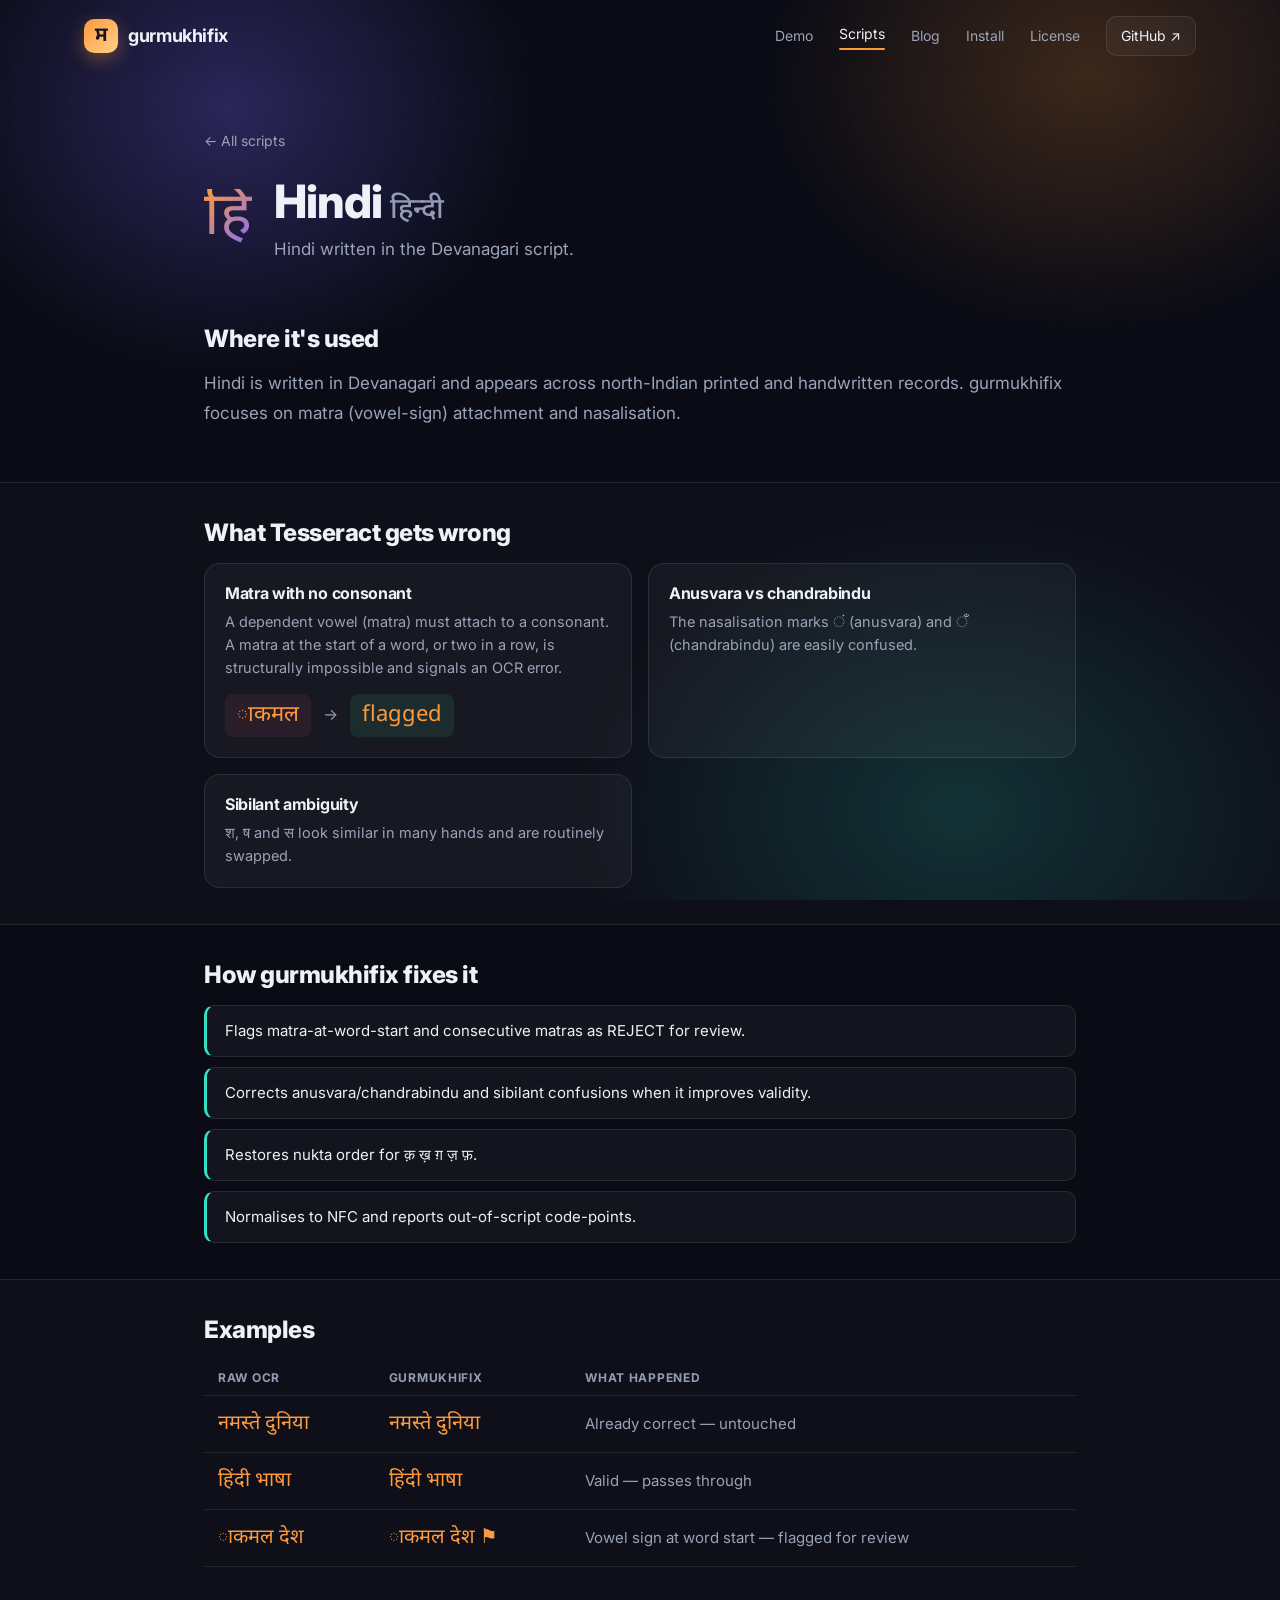
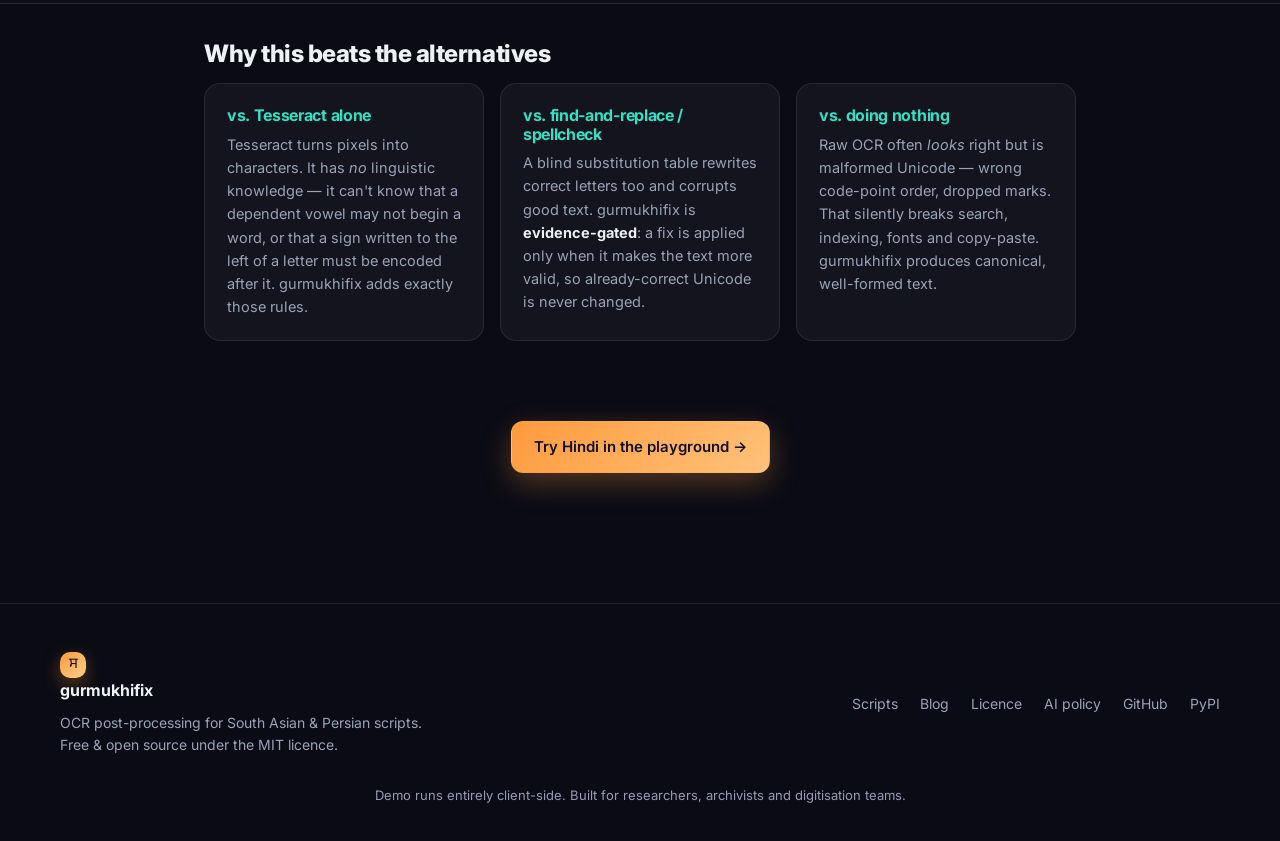
<file: docs/scripts/hindi.html>
<!DOCTYPE html>
<html lang="en">
<head>
  <meta charset="UTF-8" />
  <meta name="viewport" content="width=device-width, initial-scale=1.0" />
  <title>Hindi OCR correction — gurmukhifix</title>
  <meta name="description" content="How gurmukhifix cleans Tesseract OCR for Hindi into well-formed Unicode, and why it beats Tesseract alone." />
  <link rel="canonical" href="https://gurmukhifix.dosanjhlabs.com/scripts/hindi.html" />
  <meta property="og:title" content="Hindi OCR correction — gurmukhifix" />
  <meta property="og:description" content="How gurmukhifix cleans Tesseract OCR for Hindi into well-formed Unicode, and why it beats Tesseract alone." />
  <meta property="og:type" content="website" />
  <meta property="og:url" content="https://gurmukhifix.dosanjhlabs.com/scripts/hindi.html" />
  <meta property="og:image" content="https://gurmukhifix.dosanjhlabs.com/assets/og.png" />
  <meta name="twitter:card" content="summary_large_image" />
  <meta name="twitter:title" content="Hindi OCR correction — gurmukhifix" />
  <meta name="twitter:description" content="How gurmukhifix cleans Tesseract OCR for Hindi into well-formed Unicode, and why it beats Tesseract alone." />
  <meta name="twitter:image" content="https://gurmukhifix.dosanjhlabs.com/assets/og.png" />
  <link rel="icon" href="../assets/favicon.svg" type="image/svg+xml" />
  <link rel="apple-touch-icon" href="../assets/apple-touch-icon.png" />
  <meta name="theme-color" content="#0a0b14" />
  <link rel="preconnect" href="https://fonts.googleapis.com" />
  <link rel="preconnect" href="https://fonts.gstatic.com" crossorigin />
  <link href="https://fonts.googleapis.com/css2?family=Inter:wght@400;500;600;700;800&family=Noto+Sans+Gurmukhi:wght@400;500;700&family=Noto+Serif+Gurmukhi:wght@600;700&family=Noto+Sans+Devanagari:wght@400;600&family=Noto+Naskh+Arabic:wght@400;600&family=Noto+Nastaliq+Urdu:wght@400;600&family=JetBrains+Mono:wght@400;500&display=swap" rel="stylesheet" />
  <link rel="stylesheet" href="../assets/styles.css?v=3" />
  <script type="application/ld+json">{"@context":"https://schema.org","@type":"SoftwareApplication","name":"gurmukhifix","applicationCategory":"DeveloperApplication","operatingSystem":"Cross-platform (Python 3.10+)","description":"How gurmukhifix cleans Tesseract OCR for Hindi into well-formed Unicode, and why it beats Tesseract alone.","url":"https://gurmukhifix.dosanjhlabs.com/","codeRepository":"https://github.com/jsdosanj/gurmukhifix","downloadUrl":"https://pypi.org/project/gurmukhifix/","license":"https://spdx.org/licenses/MIT.html","offers":{"@type":"Offer","price":"0","priceCurrency":"USD"},"author":{"@type":"Person","name":"Jasvant Singh Dosanjh"}}</script>
</head>
<body>
  <div class="bg-aurora" aria-hidden="true"></div>
  <header class="nav">
    <a class="brand" href="../index.html">
      <span class="brand-mark">ਸ</span>
      <span class="brand-name">gurmukhifix</span>
    </a>
    <nav class="nav-links">
        <a href="../index.html#demo">Demo</a>
        <a href="../scripts/" class="here">Scripts</a>
        <a href="../blog/">Blog</a>
        <a href="../index.html#install">Install</a>
        <a href="../license.html">License</a>
        <a class="nav-cta" href="https://github.com/jsdosanj/gurmukhifix" target="_blank" rel="noopener">GitHub ↗</a>
    </nav>
  </header>

  <script type="application/ld+json">{"@context":"https://schema.org","@type":"BreadcrumbList","itemListElement":[{"@type":"ListItem","position":1,"name":"Home","item":"https://gurmukhifix.dosanjhlabs.com/"},{"@type":"ListItem","position":2,"name":"Scripts","item":"https://gurmukhifix.dosanjhlabs.com/scripts/"},{"@type":"ListItem","position":3,"name":"Hindi","item":"https://gurmukhifix.dosanjhlabs.com/scripts/hindi.html"}]}</script>
  <section class="doc-hero">
    <div class="doc-wrap">
      <a class="back" href="../scripts/">← All scripts</a>
      <div class="doc-title"><span class="doc-glyph dev">हि</span>
        <div><h1>Hindi <span class="native dev">हिन्दी</span></h1><p>Hindi written in the Devanagari script.</p></div>
      </div>
    </div>
  </section>

  <section class="doc-section">
    <div class="doc-wrap">
      <h2>Where it's used</h2>
      <p class="lead">Hindi is written in Devanagari and appears across north-Indian printed and handwritten records. gurmukhifix focuses on matra (vowel-sign) attachment and nasalisation.</p>
    </div>
  </section>

  <section class="doc-section alt">
    <div class="doc-wrap">
      <h2>What Tesseract gets wrong</h2>
      <div class="problem-grid">
        <article class="problem"><h3>Matra with no consonant</h3><p>A dependent vowel (matra) must attach to a consonant. A matra at the start of a word, or two in a row, is structurally impossible and signals an OCR error.</p><div class="ba"><code class="dev bad">ाकमल</code><span>→</span><code class="dev good">flagged</code></div></article>
        <article class="problem"><h3>Anusvara vs chandrabindu</h3><p>The nasalisation marks ं (anusvara) and ँ (chandrabindu) are easily confused.</p></article>
        <article class="problem"><h3>Sibilant ambiguity</h3><p>श, ष and स look similar in many hands and are routinely swapped.</p></article>
      </div>
    </div>
  </section>

  <section class="doc-section">
    <div class="doc-wrap">
      <h2>How gurmukhifix fixes it</h2>
      <ul class="fix-list">
          <li>Flags matra-at-word-start and consecutive matras as REJECT for review.</li>
          <li>Corrects anusvara/chandrabindu and sibilant confusions when it improves validity.</li>
          <li>Restores nukta order for क़ ख़ ग़ ज़ फ़.</li>
          <li>Normalises to NFC and reports out-of-script code-points.</li>
      </ul>
    </div>
  </section>

  <section class="doc-section alt">
    <div class="doc-wrap">
      <h2>Examples</h2>
      <table class="ex-table">
        <thead><tr><th>Raw OCR</th><th>gurmukhifix</th><th>What happened</th></tr></thead>
        <tbody>
          <tr><td><code class="dev">नमस्ते दुनिया</code></td><td><code class="dev good">नमस्ते दुनिया</code></td><td>Already correct — untouched</td></tr>
          <tr><td><code class="dev">हिंदी भाषा</code></td><td><code class="dev good">हिंदी भाषा</code></td><td>Valid — passes through</td></tr>
          <tr><td><code class="dev">ाकमल देश</code></td><td><code class="dev good">ाकमल देश ⚑</code></td><td>Vowel sign at word start — flagged for review</td></tr>
        </tbody>
      </table>
    </div>
  </section>

  <section class="doc-section">
    <div class="doc-wrap">
      <h2>Why this beats the alternatives</h2>
      <div class="beat-grid">
        <div class="beat"><h3>vs. Tesseract alone</h3><p>Tesseract turns pixels into characters. It has <em>no</em> linguistic knowledge — it can't know that a dependent vowel may not begin a word, or that a sign written to the left of a letter must be encoded after it. gurmukhifix adds exactly those rules.</p></div>
        <div class="beat"><h3>vs. find-and-replace / spellcheck</h3><p>A blind substitution table rewrites correct letters too and corrupts good text. gurmukhifix is <strong>evidence-gated</strong>: a fix is applied only when it makes the text more valid, so already-correct Unicode is never changed.</p></div>
        <div class="beat"><h3>vs. doing nothing</h3><p>Raw OCR often <em>looks</em> right but is malformed Unicode — wrong code-point order, dropped marks. That silently breaks search, indexing, fonts and copy-paste. gurmukhifix produces canonical, well-formed text.</p></div>
      </div>
    </div>
  </section>
  <section class="doc-cta"><div class="doc-wrap"><a class="btn btn-primary" href="../index.html?script=hindi#demo">Try Hindi in the playground →</a></div></section>
  <footer class="footer">
    <div class="footer-inner">
      <div>
        <span class="brand-mark small">ਸ</span>
        <strong>gurmukhifix</strong>
        <p>OCR post-processing for South Asian &amp; Persian scripts. Free &amp; open source under the MIT licence.</p>
      </div>
      <div class="footer-links">
        <a href="../scripts/">Scripts</a>
        <a href="../blog/">Blog</a>
        <a href="../license.html">Licence</a>
        <a href="../ai-policy.html">AI policy</a>
        <a href="https://github.com/jsdosanj/gurmukhifix" target="_blank" rel="noopener">GitHub</a>
        <a href="https://pypi.org/project/gurmukhifix/" target="_blank" rel="noopener">PyPI</a>
      </div>
    </div>
    <p class="footer-fine">Demo runs entirely client-side. Built for researchers, archivists and digitisation teams.</p>
  </footer>
</body>
</html>
</file>
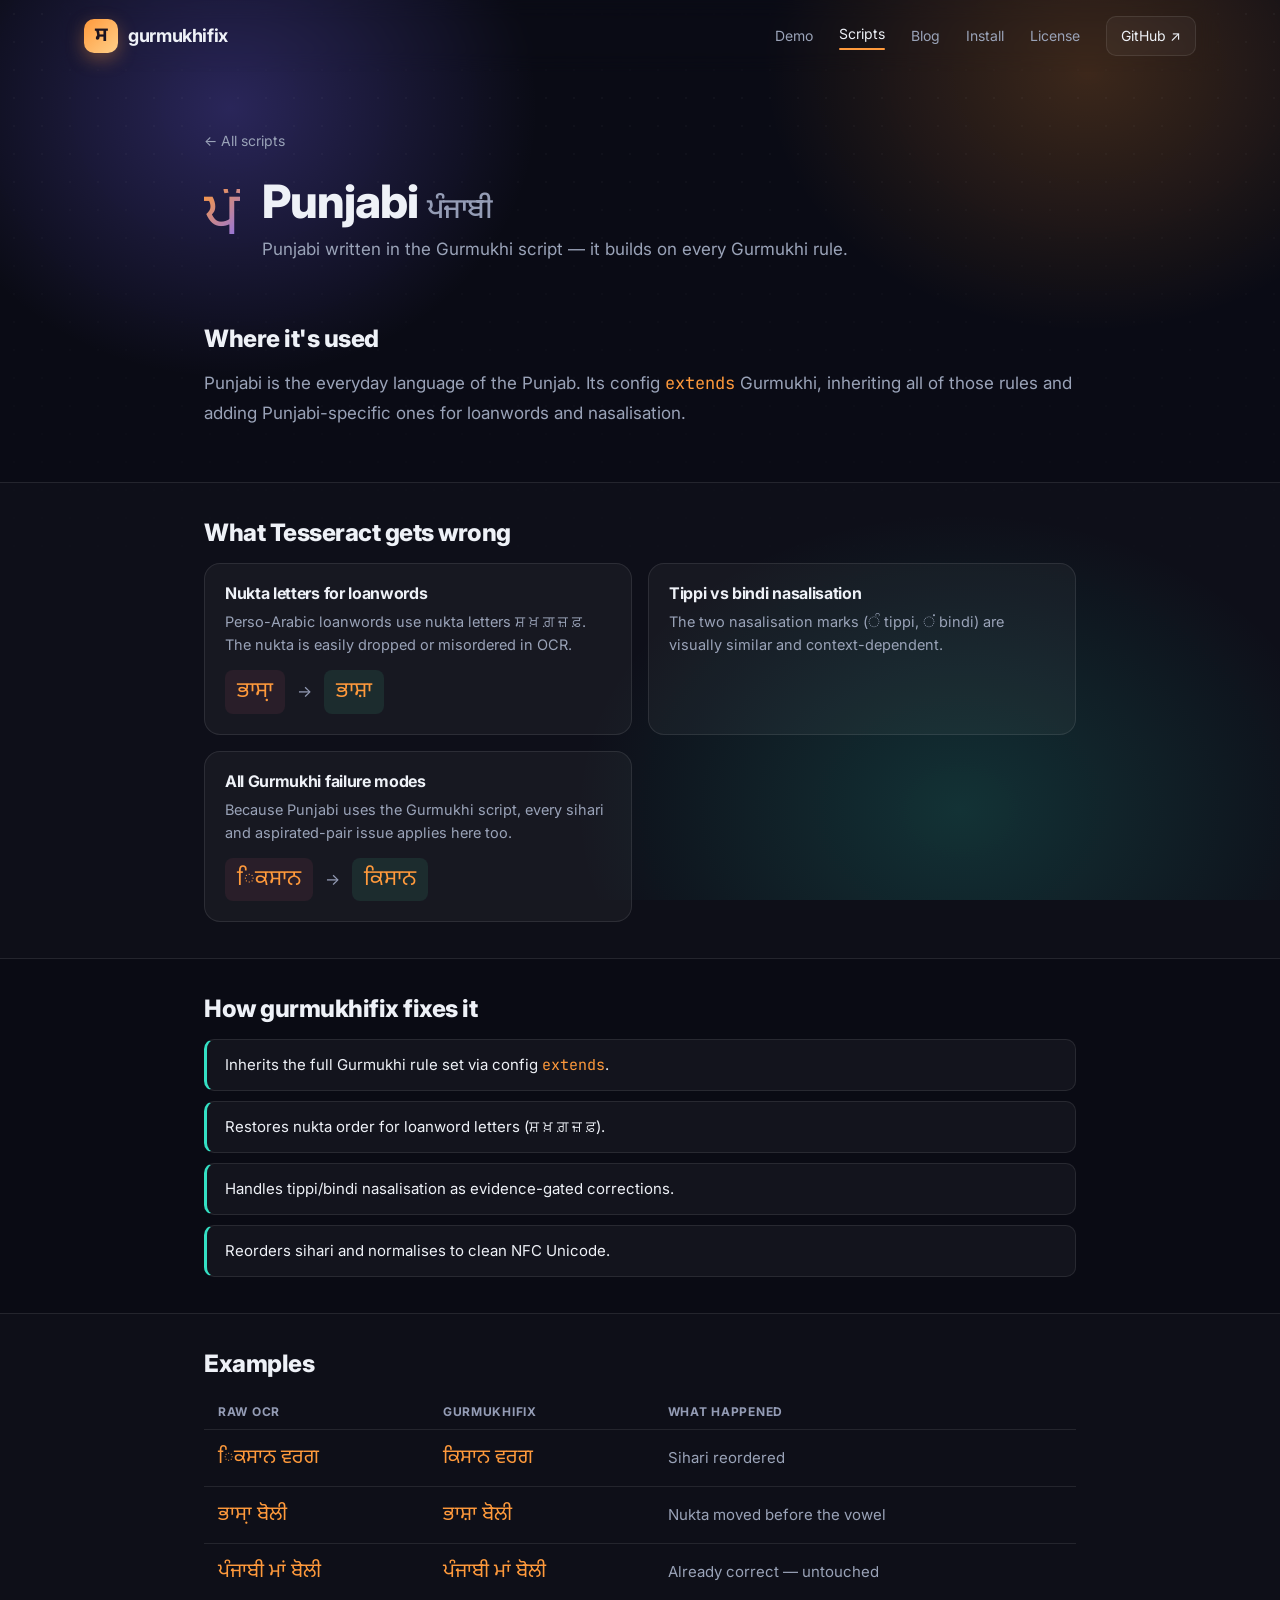
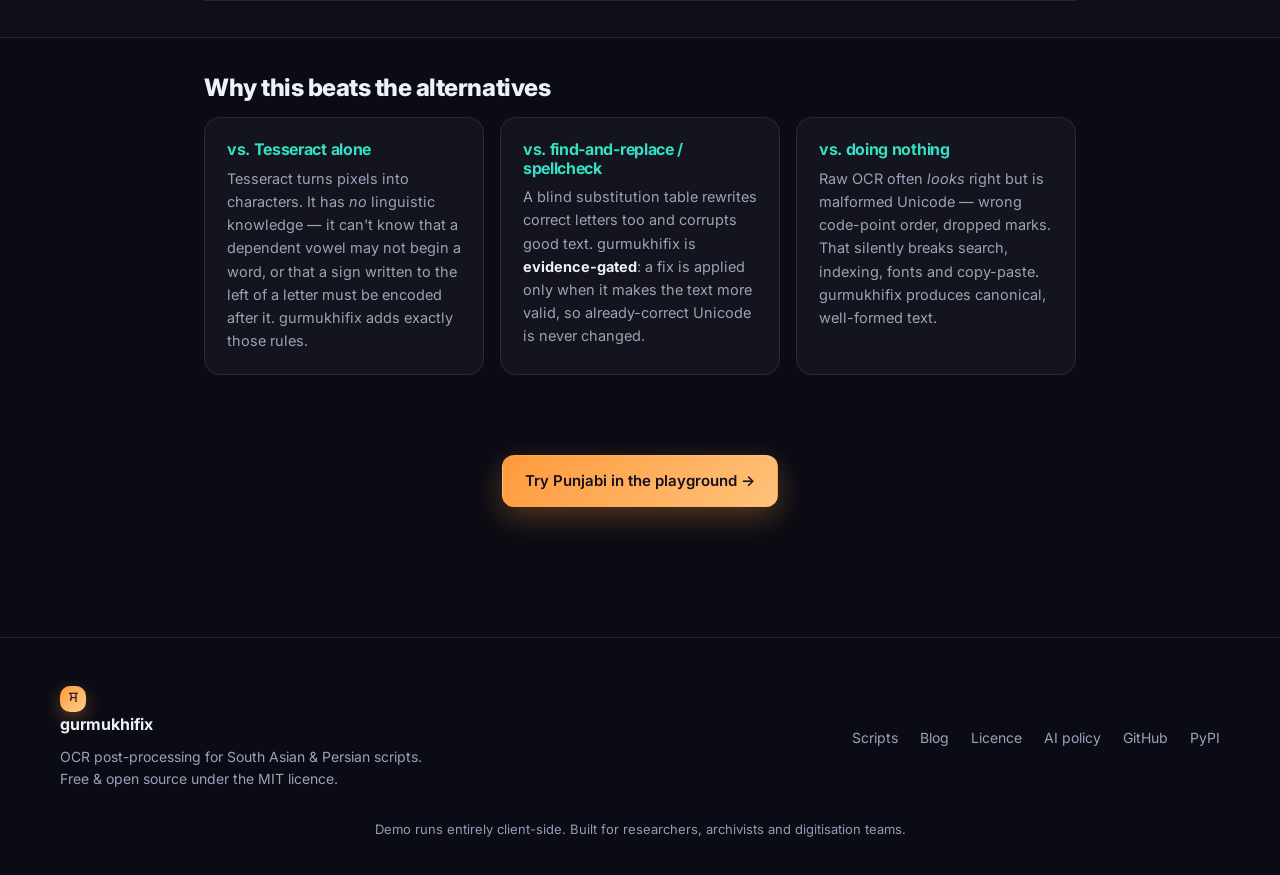
<file: docs/scripts/punjabi.html>
<!DOCTYPE html>
<html lang="en">
<head>
  <meta charset="UTF-8" />
  <meta name="viewport" content="width=device-width, initial-scale=1.0" />
  <title>Punjabi OCR correction — gurmukhifix</title>
  <meta name="description" content="How gurmukhifix cleans Tesseract OCR for Punjabi into well-formed Unicode, and why it beats Tesseract alone." />
  <link rel="canonical" href="https://gurmukhifix.dosanjhlabs.com/scripts/punjabi.html" />
  <meta property="og:title" content="Punjabi OCR correction — gurmukhifix" />
  <meta property="og:description" content="How gurmukhifix cleans Tesseract OCR for Punjabi into well-formed Unicode, and why it beats Tesseract alone." />
  <meta property="og:type" content="website" />
  <meta property="og:url" content="https://gurmukhifix.dosanjhlabs.com/scripts/punjabi.html" />
  <meta property="og:image" content="https://gurmukhifix.dosanjhlabs.com/assets/og.png" />
  <meta name="twitter:card" content="summary_large_image" />
  <meta name="twitter:title" content="Punjabi OCR correction — gurmukhifix" />
  <meta name="twitter:description" content="How gurmukhifix cleans Tesseract OCR for Punjabi into well-formed Unicode, and why it beats Tesseract alone." />
  <meta name="twitter:image" content="https://gurmukhifix.dosanjhlabs.com/assets/og.png" />
  <link rel="icon" href="../assets/favicon.svg" type="image/svg+xml" />
  <link rel="apple-touch-icon" href="../assets/apple-touch-icon.png" />
  <meta name="theme-color" content="#0a0b14" />
  <link rel="preconnect" href="https://fonts.googleapis.com" />
  <link rel="preconnect" href="https://fonts.gstatic.com" crossorigin />
  <link href="https://fonts.googleapis.com/css2?family=Inter:wght@400;500;600;700;800&family=Noto+Sans+Gurmukhi:wght@400;500;700&family=Noto+Serif+Gurmukhi:wght@600;700&family=Noto+Sans+Devanagari:wght@400;600&family=Noto+Naskh+Arabic:wght@400;600&family=Noto+Nastaliq+Urdu:wght@400;600&family=JetBrains+Mono:wght@400;500&display=swap" rel="stylesheet" />
  <link rel="stylesheet" href="../assets/styles.css?v=3" />
  <script type="application/ld+json">{"@context":"https://schema.org","@type":"SoftwareApplication","name":"gurmukhifix","applicationCategory":"DeveloperApplication","operatingSystem":"Cross-platform (Python 3.10+)","description":"How gurmukhifix cleans Tesseract OCR for Punjabi into well-formed Unicode, and why it beats Tesseract alone.","url":"https://gurmukhifix.dosanjhlabs.com/","codeRepository":"https://github.com/jsdosanj/gurmukhifix","downloadUrl":"https://pypi.org/project/gurmukhifix/","license":"https://spdx.org/licenses/MIT.html","offers":{"@type":"Offer","price":"0","priceCurrency":"USD"},"author":{"@type":"Person","name":"Jasvant Singh Dosanjh"}}</script>
</head>
<body>
  <div class="bg-aurora" aria-hidden="true"></div>
  <header class="nav">
    <a class="brand" href="../index.html">
      <span class="brand-mark">ਸ</span>
      <span class="brand-name">gurmukhifix</span>
    </a>
    <nav class="nav-links">
        <a href="../index.html#demo">Demo</a>
        <a href="../scripts/" class="here">Scripts</a>
        <a href="../blog/">Blog</a>
        <a href="../index.html#install">Install</a>
        <a href="../license.html">License</a>
        <a class="nav-cta" href="https://github.com/jsdosanj/gurmukhifix" target="_blank" rel="noopener">GitHub ↗</a>
    </nav>
  </header>

  <script type="application/ld+json">{"@context":"https://schema.org","@type":"BreadcrumbList","itemListElement":[{"@type":"ListItem","position":1,"name":"Home","item":"https://gurmukhifix.dosanjhlabs.com/"},{"@type":"ListItem","position":2,"name":"Scripts","item":"https://gurmukhifix.dosanjhlabs.com/scripts/"},{"@type":"ListItem","position":3,"name":"Punjabi","item":"https://gurmukhifix.dosanjhlabs.com/scripts/punjabi.html"}]}</script>
  <section class="doc-hero">
    <div class="doc-wrap">
      <a class="back" href="../scripts/">← All scripts</a>
      <div class="doc-title"><span class="doc-glyph gur">ਪੰ</span>
        <div><h1>Punjabi <span class="native gur">ਪੰਜਾਬੀ</span></h1><p>Punjabi written in the Gurmukhi script — it builds on every Gurmukhi rule.</p></div>
      </div>
    </div>
  </section>

  <section class="doc-section">
    <div class="doc-wrap">
      <h2>Where it's used</h2>
      <p class="lead">Punjabi is the everyday language of the Punjab. Its config <code>extends</code> Gurmukhi, inheriting all of those rules and adding Punjabi-specific ones for loanwords and nasalisation.</p>
    </div>
  </section>

  <section class="doc-section alt">
    <div class="doc-wrap">
      <h2>What Tesseract gets wrong</h2>
      <div class="problem-grid">
        <article class="problem"><h3>Nukta letters for loanwords</h3><p>Perso-Arabic loanwords use nukta letters ਸ਼ ਖ਼ ਗ਼ ਜ਼ ਫ਼. The nukta is easily dropped or misordered in OCR.</p><div class="ba"><code class="gur bad">ਭਾਸਾ਼</code><span>→</span><code class="gur good">ਭਾਸ਼ਾ</code></div></article>
        <article class="problem"><h3>Tippi vs bindi nasalisation</h3><p>The two nasalisation marks (ੰ tippi, ਂ bindi) are visually similar and context-dependent.</p></article>
        <article class="problem"><h3>All Gurmukhi failure modes</h3><p>Because Punjabi uses the Gurmukhi script, every sihari and aspirated-pair issue applies here too.</p><div class="ba"><code class="gur bad">ਿਕਸਾਨ</code><span>→</span><code class="gur good">ਕਿਸਾਨ</code></div></article>
      </div>
    </div>
  </section>

  <section class="doc-section">
    <div class="doc-wrap">
      <h2>How gurmukhifix fixes it</h2>
      <ul class="fix-list">
          <li>Inherits the full Gurmukhi rule set via config <code>extends</code>.</li>
          <li>Restores nukta order for loanword letters (ਸ਼ ਖ਼ ਗ਼ ਜ਼ ਫ਼).</li>
          <li>Handles tippi/bindi nasalisation as evidence-gated corrections.</li>
          <li>Reorders sihari and normalises to clean NFC Unicode.</li>
      </ul>
    </div>
  </section>

  <section class="doc-section alt">
    <div class="doc-wrap">
      <h2>Examples</h2>
      <table class="ex-table">
        <thead><tr><th>Raw OCR</th><th>gurmukhifix</th><th>What happened</th></tr></thead>
        <tbody>
          <tr><td><code class="gur">ਿਕਸਾਨ ਵਰਗ</code></td><td><code class="gur good">ਕਿਸਾਨ ਵਰਗ</code></td><td>Sihari reordered</td></tr>
          <tr><td><code class="gur">ਭਾਸਾ਼ ਬੋਲੀ</code></td><td><code class="gur good">ਭਾਸ਼ਾ ਬੋਲੀ</code></td><td>Nukta moved before the vowel</td></tr>
          <tr><td><code class="gur">ਪੰਜਾਬੀ ਮਾਂ ਬੋਲੀ</code></td><td><code class="gur good">ਪੰਜਾਬੀ ਮਾਂ ਬੋਲੀ</code></td><td>Already correct — untouched</td></tr>
        </tbody>
      </table>
    </div>
  </section>

  <section class="doc-section">
    <div class="doc-wrap">
      <h2>Why this beats the alternatives</h2>
      <div class="beat-grid">
        <div class="beat"><h3>vs. Tesseract alone</h3><p>Tesseract turns pixels into characters. It has <em>no</em> linguistic knowledge — it can't know that a dependent vowel may not begin a word, or that a sign written to the left of a letter must be encoded after it. gurmukhifix adds exactly those rules.</p></div>
        <div class="beat"><h3>vs. find-and-replace / spellcheck</h3><p>A blind substitution table rewrites correct letters too and corrupts good text. gurmukhifix is <strong>evidence-gated</strong>: a fix is applied only when it makes the text more valid, so already-correct Unicode is never changed.</p></div>
        <div class="beat"><h3>vs. doing nothing</h3><p>Raw OCR often <em>looks</em> right but is malformed Unicode — wrong code-point order, dropped marks. That silently breaks search, indexing, fonts and copy-paste. gurmukhifix produces canonical, well-formed text.</p></div>
      </div>
    </div>
  </section>
  <section class="doc-cta"><div class="doc-wrap"><a class="btn btn-primary" href="../index.html?script=punjabi#demo">Try Punjabi in the playground →</a></div></section>
  <footer class="footer">
    <div class="footer-inner">
      <div>
        <span class="brand-mark small">ਸ</span>
        <strong>gurmukhifix</strong>
        <p>OCR post-processing for South Asian &amp; Persian scripts. Free &amp; open source under the MIT licence.</p>
      </div>
      <div class="footer-links">
        <a href="../scripts/">Scripts</a>
        <a href="../blog/">Blog</a>
        <a href="../license.html">Licence</a>
        <a href="../ai-policy.html">AI policy</a>
        <a href="https://github.com/jsdosanj/gurmukhifix" target="_blank" rel="noopener">GitHub</a>
        <a href="https://pypi.org/project/gurmukhifix/" target="_blank" rel="noopener">PyPI</a>
      </div>
    </div>
    <p class="footer-fine">Demo runs entirely client-side. Built for researchers, archivists and digitisation teams.</p>
  </footer>
</body>
</html>
</file>
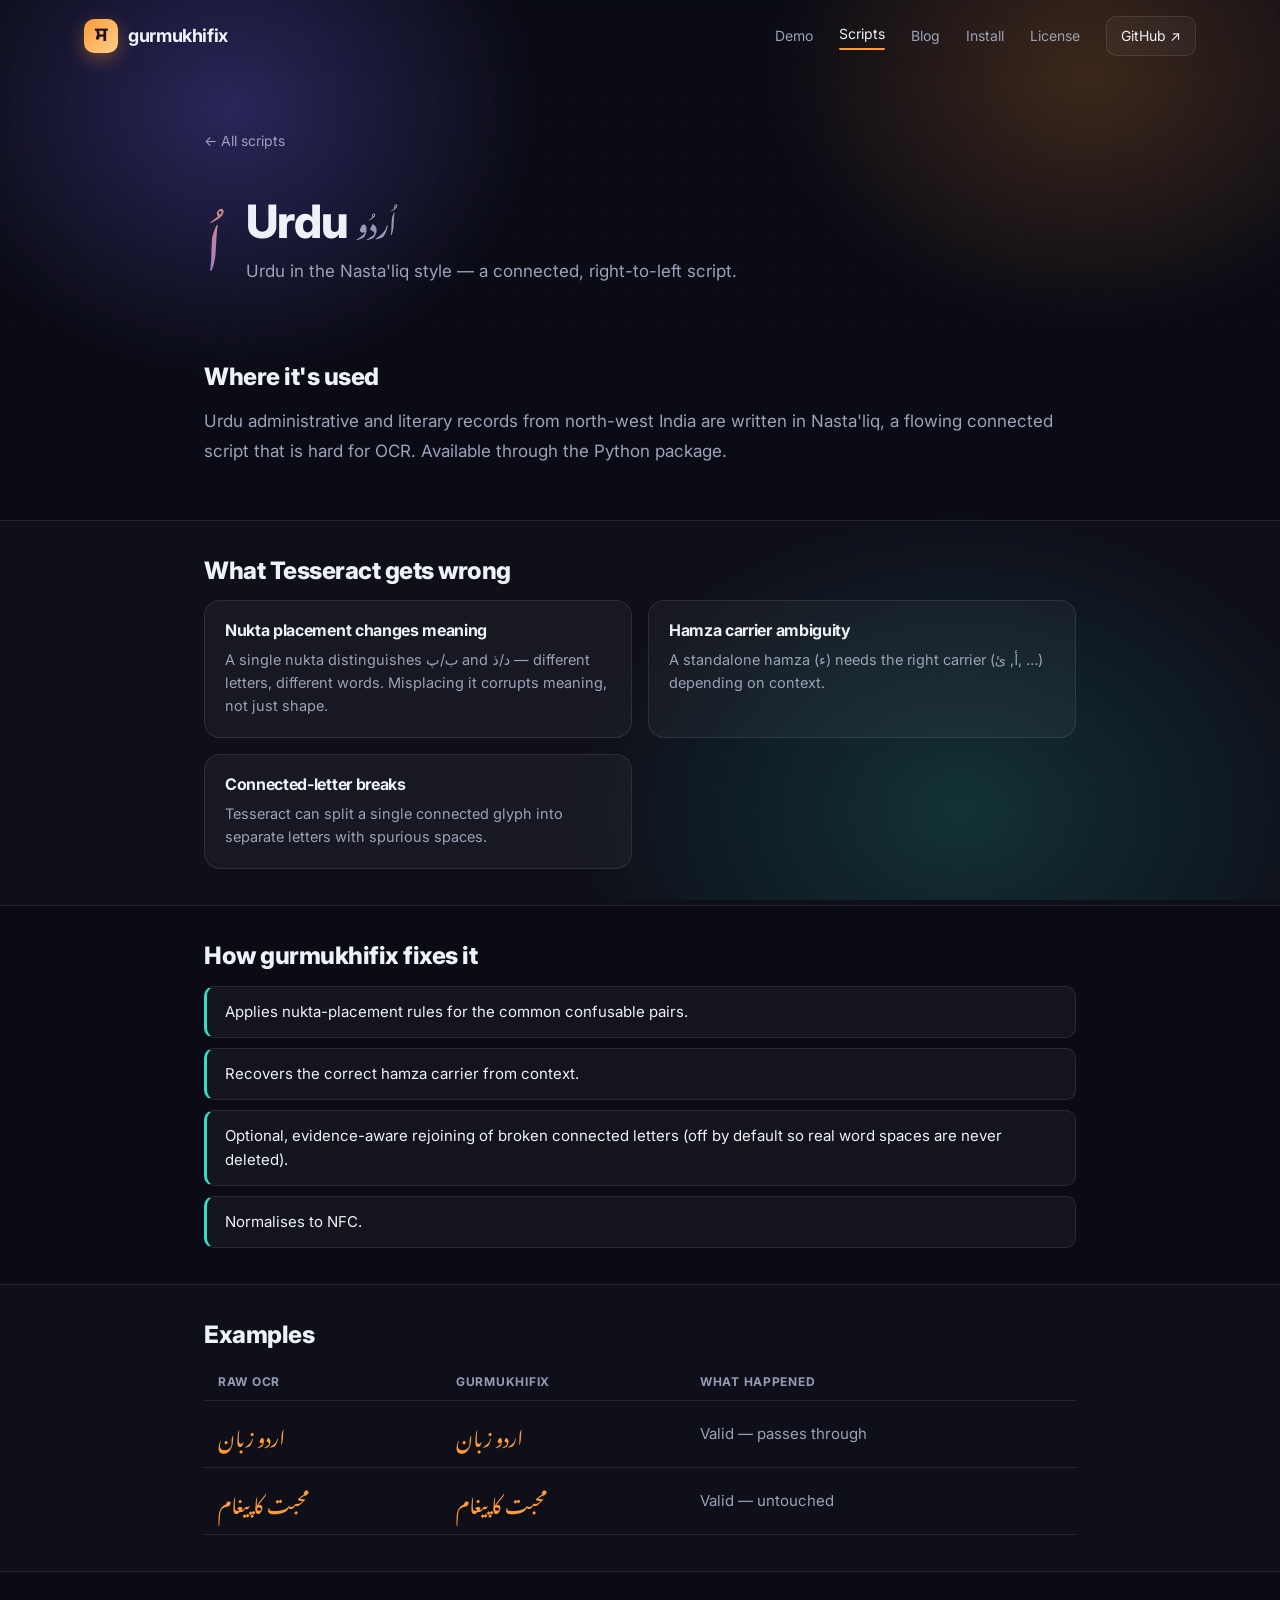
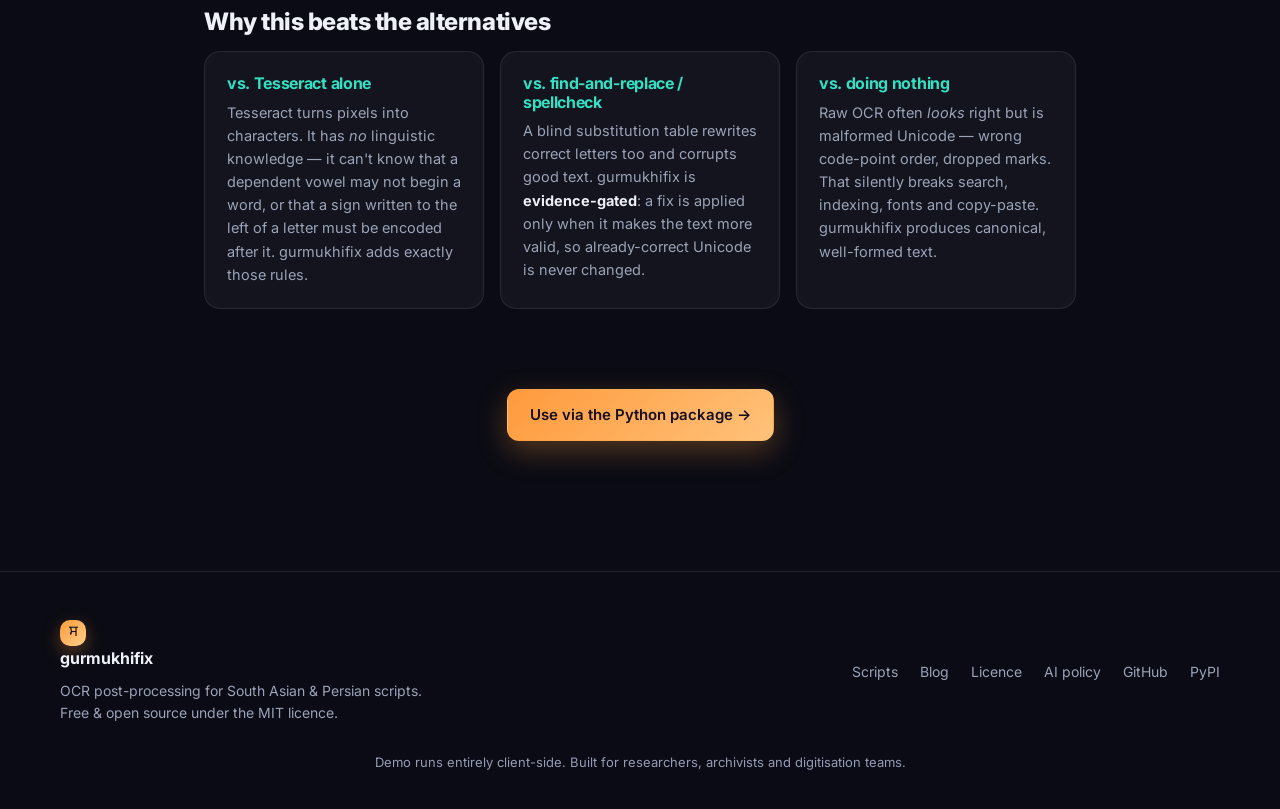
<file: docs/scripts/urdu.html>
<!DOCTYPE html>
<html lang="en">
<head>
  <meta charset="UTF-8" />
  <meta name="viewport" content="width=device-width, initial-scale=1.0" />
  <title>Urdu OCR correction — gurmukhifix</title>
  <meta name="description" content="How gurmukhifix cleans Tesseract OCR for Urdu into well-formed Unicode, and why it beats Tesseract alone." />
  <link rel="canonical" href="https://gurmukhifix.dosanjhlabs.com/scripts/urdu.html" />
  <meta property="og:title" content="Urdu OCR correction — gurmukhifix" />
  <meta property="og:description" content="How gurmukhifix cleans Tesseract OCR for Urdu into well-formed Unicode, and why it beats Tesseract alone." />
  <meta property="og:type" content="website" />
  <meta property="og:url" content="https://gurmukhifix.dosanjhlabs.com/scripts/urdu.html" />
  <meta property="og:image" content="https://gurmukhifix.dosanjhlabs.com/assets/og.png" />
  <meta name="twitter:card" content="summary_large_image" />
  <meta name="twitter:title" content="Urdu OCR correction — gurmukhifix" />
  <meta name="twitter:description" content="How gurmukhifix cleans Tesseract OCR for Urdu into well-formed Unicode, and why it beats Tesseract alone." />
  <meta name="twitter:image" content="https://gurmukhifix.dosanjhlabs.com/assets/og.png" />
  <link rel="icon" href="../assets/favicon.svg" type="image/svg+xml" />
  <link rel="apple-touch-icon" href="../assets/apple-touch-icon.png" />
  <meta name="theme-color" content="#0a0b14" />
  <link rel="preconnect" href="https://fonts.googleapis.com" />
  <link rel="preconnect" href="https://fonts.gstatic.com" crossorigin />
  <link href="https://fonts.googleapis.com/css2?family=Inter:wght@400;500;600;700;800&family=Noto+Sans+Gurmukhi:wght@400;500;700&family=Noto+Serif+Gurmukhi:wght@600;700&family=Noto+Sans+Devanagari:wght@400;600&family=Noto+Naskh+Arabic:wght@400;600&family=Noto+Nastaliq+Urdu:wght@400;600&family=JetBrains+Mono:wght@400;500&display=swap" rel="stylesheet" />
  <link rel="stylesheet" href="../assets/styles.css?v=3" />
  <script type="application/ld+json">{"@context":"https://schema.org","@type":"SoftwareApplication","name":"gurmukhifix","applicationCategory":"DeveloperApplication","operatingSystem":"Cross-platform (Python 3.10+)","description":"How gurmukhifix cleans Tesseract OCR for Urdu into well-formed Unicode, and why it beats Tesseract alone.","url":"https://gurmukhifix.dosanjhlabs.com/","codeRepository":"https://github.com/jsdosanj/gurmukhifix","downloadUrl":"https://pypi.org/project/gurmukhifix/","license":"https://spdx.org/licenses/MIT.html","offers":{"@type":"Offer","price":"0","priceCurrency":"USD"},"author":{"@type":"Person","name":"Jasvant Singh Dosanjh"}}</script>
</head>
<body>
  <div class="bg-aurora" aria-hidden="true"></div>
  <header class="nav">
    <a class="brand" href="../index.html">
      <span class="brand-mark">ਸ</span>
      <span class="brand-name">gurmukhifix</span>
    </a>
    <nav class="nav-links">
        <a href="../index.html#demo">Demo</a>
        <a href="../scripts/" class="here">Scripts</a>
        <a href="../blog/">Blog</a>
        <a href="../index.html#install">Install</a>
        <a href="../license.html">License</a>
        <a class="nav-cta" href="https://github.com/jsdosanj/gurmukhifix" target="_blank" rel="noopener">GitHub ↗</a>
    </nav>
  </header>

  <script type="application/ld+json">{"@context":"https://schema.org","@type":"BreadcrumbList","itemListElement":[{"@type":"ListItem","position":1,"name":"Home","item":"https://gurmukhifix.dosanjhlabs.com/"},{"@type":"ListItem","position":2,"name":"Scripts","item":"https://gurmukhifix.dosanjhlabs.com/scripts/"},{"@type":"ListItem","position":3,"name":"Urdu","item":"https://gurmukhifix.dosanjhlabs.com/scripts/urdu.html"}]}</script>
  <section class="doc-hero">
    <div class="doc-wrap">
      <a class="back" href="../scripts/">← All scripts</a>
      <div class="doc-title"><span class="doc-glyph ara">اُ</span>
        <div><h1>Urdu <span class="native ara">اُردُو</span></h1><p>Urdu in the Nasta'liq style — a connected, right-to-left script.</p></div>
      </div>
    </div>
  </section>

  <section class="doc-section">
    <div class="doc-wrap">
      <h2>Where it's used</h2>
      <p class="lead">Urdu administrative and literary records from north-west India are written in Nasta'liq, a flowing connected script that is hard for OCR. Available through the Python package.</p>
    </div>
  </section>

  <section class="doc-section alt">
    <div class="doc-wrap">
      <h2>What Tesseract gets wrong</h2>
      <div class="problem-grid">
        <article class="problem"><h3>Nukta placement changes meaning</h3><p>A single nukta distinguishes ب/پ and د/ذ — different letters, different words. Misplacing it corrupts meaning, not just shape.</p></article>
        <article class="problem"><h3>Hamza carrier ambiguity</h3><p>A standalone hamza (ء) needs the right carrier (أ, ئ, …) depending on context.</p></article>
        <article class="problem"><h3>Connected-letter breaks</h3><p>Tesseract can split a single connected glyph into separate letters with spurious spaces.</p></article>
      </div>
    </div>
  </section>

  <section class="doc-section">
    <div class="doc-wrap">
      <h2>How gurmukhifix fixes it</h2>
      <ul class="fix-list">
          <li>Applies nukta-placement rules for the common confusable pairs.</li>
          <li>Recovers the correct hamza carrier from context.</li>
          <li>Optional, evidence-aware rejoining of broken connected letters (off by default so real word spaces are never deleted).</li>
          <li>Normalises to NFC.</li>
      </ul>
    </div>
  </section>

  <section class="doc-section alt">
    <div class="doc-wrap">
      <h2>Examples</h2>
      <table class="ex-table">
        <thead><tr><th>Raw OCR</th><th>gurmukhifix</th><th>What happened</th></tr></thead>
        <tbody>
          <tr><td><code class="ara">اردو زبان</code></td><td><code class="ara good">اردو زبان</code></td><td>Valid — passes through</td></tr>
          <tr><td><code class="ara">محبت کا پیغام</code></td><td><code class="ara good">محبت کا پیغام</code></td><td>Valid — untouched</td></tr>
        </tbody>
      </table>
    </div>
  </section>

  <section class="doc-section">
    <div class="doc-wrap">
      <h2>Why this beats the alternatives</h2>
      <div class="beat-grid">
        <div class="beat"><h3>vs. Tesseract alone</h3><p>Tesseract turns pixels into characters. It has <em>no</em> linguistic knowledge — it can't know that a dependent vowel may not begin a word, or that a sign written to the left of a letter must be encoded after it. gurmukhifix adds exactly those rules.</p></div>
        <div class="beat"><h3>vs. find-and-replace / spellcheck</h3><p>A blind substitution table rewrites correct letters too and corrupts good text. gurmukhifix is <strong>evidence-gated</strong>: a fix is applied only when it makes the text more valid, so already-correct Unicode is never changed.</p></div>
        <div class="beat"><h3>vs. doing nothing</h3><p>Raw OCR often <em>looks</em> right but is malformed Unicode — wrong code-point order, dropped marks. That silently breaks search, indexing, fonts and copy-paste. gurmukhifix produces canonical, well-formed text.</p></div>
      </div>
    </div>
  </section>
  <section class="doc-cta"><div class="doc-wrap"><a class="btn btn-primary" href="https://pypi.org/project/gurmukhifix/" target="_blank" rel="noopener">Use via the Python package →</a></div></section>
  <footer class="footer">
    <div class="footer-inner">
      <div>
        <span class="brand-mark small">ਸ</span>
        <strong>gurmukhifix</strong>
        <p>OCR post-processing for South Asian &amp; Persian scripts. Free &amp; open source under the MIT licence.</p>
      </div>
      <div class="footer-links">
        <a href="../scripts/">Scripts</a>
        <a href="../blog/">Blog</a>
        <a href="../license.html">Licence</a>
        <a href="../ai-policy.html">AI policy</a>
        <a href="https://github.com/jsdosanj/gurmukhifix" target="_blank" rel="noopener">GitHub</a>
        <a href="https://pypi.org/project/gurmukhifix/" target="_blank" rel="noopener">PyPI</a>
      </div>
    </div>
    <p class="footer-fine">Demo runs entirely client-side. Built for researchers, archivists and digitisation teams.</p>
  </footer>
</body>
</html>
</file>
<file: docs/assets/styles.css>
/* gurmukhifix site — SPDX-License-Identifier: MIT */
:root {
  --bg: #0a0b14;
  --bg-2: #11131f;
  --panel: rgba(255, 255, 255, 0.04);
  --panel-brd: rgba(255, 255, 255, 0.09);
  --ink: #eef1f7;
  --muted: #9aa3b8;
  --faint: #6b7488;
  --saffron: #ff9a3c;
  --indigo: #7c6cff;
  --teal: #34e0c4;
  --good: #46d39a;
  --warn: #ffcf5c;
  --reject: #ff6b81;
  --radius: 16px;
  --maxw: 1160px;
  --font: "Inter", system-ui, -apple-system, Segoe UI, Roboto, sans-serif;
  --mono: "JetBrains Mono", ui-monospace, SFMono-Regular, Menlo, monospace;
  --gur: "Noto Sans Gurmukhi", "Noto Serif Gurmukhi", var(--font);
  --dev: "Noto Sans Devanagari", var(--font);
}

* { box-sizing: border-box; }
html { scroll-behavior: smooth; }
body {
  margin: 0;
  font-family: var(--font);
  background: var(--bg);
  color: var(--ink);
  line-height: 1.6;
  -webkit-font-smoothing: antialiased;
  overflow-x: hidden;
}
a { color: inherit; text-decoration: none; }
h1, h2, h3 { line-height: 1.15; margin: 0; letter-spacing: -0.02em; }
code { font-family: var(--mono); }

.gur { font-family: var(--gur); }
.dev { font-family: var(--dev); }

/* Background aurora */
.bg-aurora {
  position: fixed; inset: 0; z-index: -1;
  background:
    radial-gradient(40% 50% at 18% 12%, rgba(124, 108, 255, 0.28), transparent 60%),
    radial-gradient(42% 48% at 85% 8%, rgba(255, 154, 60, 0.20), transparent 60%),
    radial-gradient(50% 55% at 75% 90%, rgba(52, 224, 196, 0.16), transparent 60%),
    var(--bg);
  filter: saturate(1.1);
}
.bg-aurora::after {
  content: ""; position: absolute; inset: 0;
  background-image: radial-gradient(rgba(255, 255, 255, 0.035) 1px, transparent 1px);
  background-size: 28px 28px; mask-image: linear-gradient(to bottom, black, transparent 75%);
}

/* Nav */
.nav {
  position: sticky; top: 0; z-index: 50;
  display: flex; align-items: center; justify-content: space-between;
  max-width: var(--maxw); margin: 0 auto; padding: 16px 24px;
  backdrop-filter: blur(10px);
}
.brand { display: flex; align-items: center; gap: 10px; font-weight: 700; }
.brand-mark {
  display: grid; place-items: center; width: 34px; height: 34px;
  font-family: var(--gur); font-size: 20px; color: #1a1320;
  background: linear-gradient(135deg, var(--saffron), #ffd089);
  border-radius: 10px; box-shadow: 0 6px 18px rgba(255, 154, 60, 0.35);
}
.brand-mark.small { width: 26px; height: 26px; font-size: 15px; }
.brand-name { font-size: 18px; letter-spacing: -0.02em; }
.nav-links { display: flex; align-items: center; gap: 26px; font-size: 14px; color: var(--muted); }
.nav-links a:hover { color: var(--ink); }
.nav-cta {
  padding: 8px 14px; border: 1px solid var(--panel-brd); border-radius: 10px;
  color: var(--ink) !important; background: var(--panel);
}
.nav-cta:hover { border-color: var(--indigo); }

/* Hero */
.hero {
  max-width: var(--maxw); margin: 0 auto; padding: 64px 24px 40px;
  display: grid; grid-template-columns: 1.25fr 0.9fr; gap: 48px; align-items: center;
}
.badge {
  display: inline-block; font-size: 12.5px; font-weight: 600; letter-spacing: 0.02em;
  color: var(--teal); padding: 6px 12px; border: 1px solid rgba(52, 224, 196, 0.3);
  border-radius: 999px; background: rgba(52, 224, 196, 0.07); margin-bottom: 22px;
}
.hero h1 { font-size: clamp(34px, 5vw, 56px); font-weight: 800; }
.grad {
  background: linear-gradient(100deg, var(--saffron), var(--indigo) 55%, var(--teal));
  -webkit-background-clip: text; background-clip: text; -webkit-text-fill-color: transparent;
}
.lede { color: var(--muted); font-size: 18px; max-width: 33em; margin: 22px 0 30px; }
.lede strong { color: var(--ink); }
.hero-cta { display: flex; gap: 14px; flex-wrap: wrap; }
.btn {
  display: inline-flex; align-items: center; gap: 8px; font-weight: 600; font-size: 15px;
  padding: 13px 22px; border-radius: 12px; cursor: pointer; border: 1px solid transparent;
  transition: transform 0.12s ease, box-shadow 0.2s ease, border-color 0.2s ease;
}
.btn.small { padding: 9px 14px; font-size: 13.5px; }
.btn-primary {
  color: #15101d; background: linear-gradient(135deg, var(--saffron), #ffc27a);
  box-shadow: 0 10px 30px rgba(255, 154, 60, 0.3);
}
.btn-primary:hover { transform: translateY(-2px); }
.btn-ghost { color: var(--ink); background: var(--panel); border-color: var(--panel-brd); font-family: var(--mono); }
.btn-ghost:hover { border-color: var(--indigo); }
.hero-proof { display: flex; gap: 30px; margin-top: 38px; }
.hero-proof div { display: flex; flex-direction: column; }
.hero-proof b { font-size: 26px; font-weight: 800; color: var(--ink); }
.hero-proof span { font-size: 13px; color: var(--faint); }

.hero-card {
  background: var(--panel); border: 1px solid var(--panel-brd); border-radius: var(--radius);
  padding: 26px; backdrop-filter: blur(8px); box-shadow: 0 30px 60px rgba(0, 0, 0, 0.35);
}
.mini-row { display: flex; align-items: center; gap: 14px; }
.mini-label { font-size: 11px; text-transform: uppercase; letter-spacing: 0.08em; color: var(--faint); width: 64px; }
.mini { font-family: var(--gur); font-size: 30px; padding: 10px 16px; border-radius: 12px; background: rgba(255, 255, 255, 0.05); flex: 1; }
.mini.good { color: var(--good); background: rgba(70, 211, 154, 0.1); }
.mini-arrow { text-align: center; color: var(--indigo); font-weight: 600; font-size: 13px; margin: 12px 0; }
.mini-note { color: var(--muted); font-size: 13.5px; margin: 18px 0 0; }
.mini-note code { color: var(--saffron); font-family: var(--gur); }

/* Sections */
section { scroll-margin-top: 80px; }
.section-head { max-width: var(--maxw); margin: 0 auto; padding: 0 24px; text-align: center; }
.section-head h2 { font-size: clamp(26px, 3.4vw, 38px); font-weight: 800; }
.section-head p { color: var(--muted); max-width: 40em; margin: 14px auto 0; font-size: 17px; }

/* Demo */
.demo { max-width: var(--maxw); margin: 0 auto; padding: 80px 24px; }
.demo-toolbar {
  display: flex; align-items: flex-end; gap: 16px; flex-wrap: wrap; margin: 32px 0 18px;
}
.field { display: flex; flex-direction: column; gap: 6px; font-size: 13px; color: var(--muted); }
.field select {
  font-family: var(--font); font-size: 14px; color: var(--ink); background: var(--bg-2);
  border: 1px solid var(--panel-brd); border-radius: 10px; padding: 10px 14px; min-width: 190px;
}
.examples { display: flex; gap: 8px; flex-wrap: wrap; flex: 1; }
.chip {
  font-size: 13px; color: var(--muted); background: var(--panel); border: 1px solid var(--panel-brd);
  border-radius: 999px; padding: 7px 14px; cursor: pointer; transition: all 0.15s;
}
.chip:hover { color: var(--ink); border-color: var(--indigo); }
.exp { font-size: 10px; text-transform: uppercase; letter-spacing: 0.06em; color: var(--saffron); border: 1px solid rgba(255, 154, 60, 0.4); border-radius: 6px; padding: 1px 5px; margin-left: 4px; }

.ocr-panel {
  background: rgba(255, 154, 60, 0.06); border: 1px solid rgba(255, 154, 60, 0.25);
  border-radius: 12px; padding: 16px 18px; margin-bottom: 18px; font-size: 14px; color: var(--muted);
}
.ocr-panel a { color: var(--saffron); text-decoration: underline; }
.ocr-panel strong { color: var(--warn); }
.ocr-row { display: flex; align-items: center; gap: 14px; flex-wrap: wrap; margin-top: 12px; }
.ocr-status { font-size: 13px; color: var(--teal); }

.demo-grid { display: grid; grid-template-columns: 1fr 1fr; gap: 18px; }
.pane { background: var(--panel); border: 1px solid var(--panel-brd); border-radius: var(--radius); overflow: hidden; }
.pane-head {
  display: flex; align-items: center; justify-content: space-between;
  padding: 12px 16px; font-size: 12.5px; color: var(--faint); text-transform: uppercase; letter-spacing: 0.06em;
  border-bottom: 1px solid var(--panel-brd); background: rgba(255, 255, 255, 0.02);
}
.script-text {
  width: 100%; min-height: 150px; border: 0; resize: vertical; padding: 20px;
  font-family: var(--gur); font-size: 26px; line-height: 1.7; color: var(--ink);
  background: transparent; outline: none;
}
.script-text.output { white-space: pre-wrap; word-break: break-word; color: var(--good); }
.copy-btn {
  font-family: var(--font); font-size: 12px; color: var(--muted); background: var(--panel);
  border: 1px solid var(--panel-brd); border-radius: 8px; padding: 5px 10px; cursor: pointer;
}
.copy-btn:hover { color: var(--ink); border-color: var(--teal); }

/* Report */
.report { margin-top: 20px; }
.report-head { display: flex; align-items: center; gap: 10px; font-weight: 600; font-size: 15px; }
.report-head .dot { width: 9px; height: 9px; border-radius: 50%; }
.report-head.ok .dot { background: var(--good); box-shadow: 0 0 12px var(--good); }
.report-head.clean .dot { background: var(--teal); box-shadow: 0 0 12px var(--teal); }
.report-head.warn .dot { background: var(--warn); box-shadow: 0 0 12px var(--warn); }
.metrics { display: flex; gap: 14px; margin: 16px 0; flex-wrap: wrap; }
.metric { background: var(--panel); border: 1px solid var(--panel-brd); border-radius: 12px; padding: 12px 18px; }
.metric span { display: block; font-size: 12px; color: var(--faint); }
.metric b { font-size: 18px; }
.changes h4, .violations h4 { font-size: 12.5px; text-transform: uppercase; letter-spacing: 0.06em; color: var(--faint); margin: 18px 0 10px; }
.changes ul { list-style: none; margin: 0; padding: 0; display: flex; flex-direction: column; gap: 8px; }
.changes li { display: flex; align-items: center; gap: 12px; background: var(--panel); border: 1px solid var(--panel-brd); border-radius: 10px; padding: 8px 14px; }
.changes code { font-family: var(--gur); font-size: 20px; }
.changes .from { color: var(--reject); }
.changes .to { color: var(--good); }
.changes .ar { color: var(--faint); }
.changes .rule { margin-left: auto; font-size: 11.5px; color: var(--indigo); text-transform: uppercase; letter-spacing: 0.05em; background: rgba(124, 108, 255, 0.1); padding: 3px 9px; border-radius: 6px; }
.vchips { display: flex; gap: 8px; flex-wrap: wrap; }
.vchip { font-size: 12.5px; padding: 5px 11px; border-radius: 8px; border: 1px solid; }
.vchip.reject { color: var(--reject); border-color: rgba(255, 107, 129, 0.4); background: rgba(255, 107, 129, 0.08); }
.vchip.warn { color: var(--warn); border-color: rgba(255, 207, 92, 0.4); background: rgba(255, 207, 92, 0.08); }
.vchip.review { color: var(--muted); border-color: var(--panel-brd); background: var(--panel); }

/* How it works */
.how { padding: 80px 24px; }
.pipeline { max-width: var(--maxw); margin: 44px auto 0; display: flex; align-items: stretch; gap: 10px; justify-content: center; flex-wrap: wrap; }
.step { flex: 1; min-width: 200px; background: var(--panel); border: 1px solid var(--panel-brd); border-radius: var(--radius); padding: 22px; }
.step-n { display: grid; place-items: center; width: 30px; height: 30px; border-radius: 9px; background: linear-gradient(135deg, var(--indigo), #a99bff); color: #15101d; font-weight: 700; font-size: 14px; margin-bottom: 14px; }
.step h3 { font-size: 16px; margin-bottom: 6px; }
.step p { font-size: 14px; color: var(--muted); margin: 0; }
.step-arrow { display: grid; place-items: center; color: var(--faint); font-size: 22px; }
.feature-grid { max-width: var(--maxw); margin: 26px auto 0; display: grid; grid-template-columns: repeat(3, 1fr); gap: 16px; }
.feature { background: var(--panel); border: 1px solid var(--panel-brd); border-radius: var(--radius); padding: 24px; transition: transform 0.15s, border-color 0.2s; }
.feature:hover { transform: translateY(-3px); border-color: var(--indigo); }
.feature h3 { font-size: 17px; margin-bottom: 8px; }
.feature p { font-size: 14.5px; color: var(--muted); margin: 0; }
.feature code.gur { color: var(--saffron); font-size: 17px; }

/* FAQ (homepage) */
.faq { padding: 20px 24px 80px; }
.faq-list { max-width: var(--maxw); margin: 26px auto 0; display: grid; grid-template-columns: repeat(2, 1fr); gap: 16px; }
.faq-item { background: var(--panel); border: 1px solid var(--panel-brd); border-radius: var(--radius); padding: 20px 22px; }
.faq-item h3 { font-size: 16px; margin-bottom: 8px; color: var(--ink); }
.faq-item p { color: var(--muted); font-size: 14.5px; line-height: 1.7; margin: 0; }

/* Scripts */
.scripts { padding: 80px 24px; }
.script-cards { max-width: var(--maxw); margin: 44px auto 0; display: grid; grid-template-columns: repeat(3, 1fr); gap: 16px; }
.script-card { background: var(--panel); border: 1px solid var(--panel-brd); border-radius: var(--radius); padding: 26px; text-align: center; transition: transform 0.15s, box-shadow 0.2s; }
.script-card:hover { transform: translateY(-3px); box-shadow: 0 20px 40px rgba(0, 0, 0, 0.3); }
.glyph { display: block; font-size: 44px; margin-bottom: 12px; background: linear-gradient(135deg, var(--saffron), var(--indigo)); -webkit-background-clip: text; background-clip: text; -webkit-text-fill-color: transparent; }
.glyph.gur { font-family: var(--gur); }
.glyph.dev { font-family: var(--dev); }
.script-card h3 { font-size: 18px; margin-bottom: 6px; }
.script-card p { font-size: 13.5px; color: var(--muted); margin: 0; }

/* Install */
.install { padding: 80px 24px; }
.code-cards { max-width: var(--maxw); margin: 44px auto 0; display: grid; grid-template-columns: repeat(3, 1fr); gap: 16px; }
.code-card { background: var(--bg-2); border: 1px solid var(--panel-brd); border-radius: var(--radius); overflow: hidden; }
.code-head { display: flex; align-items: center; justify-content: space-between; padding: 12px 16px; font-size: 12.5px; color: var(--faint); border-bottom: 1px solid var(--panel-brd); }
.code-card pre { margin: 0; padding: 18px; overflow-x: auto; }
.code-card code { font-size: 13.5px; color: var(--teal); line-height: 1.7; }

/* Footer */
.footer { border-top: 1px solid var(--panel-brd); margin-top: 60px; padding: 48px 24px 36px; }
.footer-inner { max-width: var(--maxw); margin: 0 auto; display: flex; justify-content: space-between; gap: 30px; flex-wrap: wrap; }
.footer-inner p { color: var(--muted); font-size: 14px; max-width: 28em; margin: 8px 0 0; }
.footer-links { display: flex; gap: 22px; align-items: center; color: var(--muted); font-size: 14px; }
.footer-links a:hover { color: var(--ink); }
.footer-fine { max-width: var(--maxw); margin: 28px auto 0; color: var(--faint); font-size: 13px; text-align: center; }

/* Responsive */
@media (max-width: 900px) {
  .hero { grid-template-columns: 1fr; padding-top: 40px; }
  .nav-links a:not(.nav-cta) { display: none; }
  .demo-grid { grid-template-columns: 1fr; }
  .feature-grid, .script-cards, .code-cards, .faq-list { grid-template-columns: 1fr; }
  .step-arrow { transform: rotate(90deg); }
  .pipeline { flex-direction: column; }
}

/* ── Doc / article / script pages ──────────────────────────────────────────── */
.doc-wrap { max-width: 920px; margin: 0 auto; padding: 0 24px; }
.doc-hero { padding: 56px 0 26px; }
.doc-hero h1 { font-size: clamp(30px, 4.4vw, 46px); font-weight: 800; }
.back { display: inline-block; color: var(--muted); font-size: 14px; margin-bottom: 22px; }
.back:hover { color: var(--ink); }
.doc-title { display: flex; align-items: center; gap: 22px; }
.doc-glyph { font-size: 60px; line-height: 1; background: linear-gradient(135deg, var(--saffron), var(--indigo)); -webkit-background-clip: text; background-clip: text; -webkit-text-fill-color: transparent; }
.doc-glyph.gur { font-family: var(--gur); } .doc-glyph.dev { font-family: var(--dev); } .doc-glyph.ara { font-family: "Noto Naskh Arabic", var(--font); }
.native { font-weight: 500; font-size: 0.62em; color: var(--faint); }
.native.gur { font-family: var(--gur); } .native.dev { font-family: var(--dev); } .native.ara { font-family: "Noto Naskh Arabic", var(--font); }
.doc-title p { color: var(--muted); margin: 8px 0 0; font-size: 17px; }

.doc-section { padding: 36px 0; }
.doc-section.alt { background: rgba(255,255,255,0.02); border-top: 1px solid var(--panel-brd); border-bottom: 1px solid var(--panel-brd); }
.doc-section h2 { font-size: 24px; font-weight: 800; margin-bottom: 16px; }
.doc-section .lead, .lead { color: var(--muted); font-size: 17px; line-height: 1.75; }
.doc-section code { color: var(--saffron); }

.problem-grid { display: grid; grid-template-columns: 1fr 1fr; gap: 16px; }
.problem { background: var(--panel); border: 1px solid var(--panel-brd); border-radius: var(--radius); padding: 20px; }
.problem h3 { font-size: 16px; margin-bottom: 8px; }
.problem p { color: var(--muted); font-size: 14.5px; margin: 0; }
.problem .ba { display: flex; align-items: center; gap: 12px; margin-top: 14px; }
.problem .ba code { font-size: 22px; padding: 4px 12px; border-radius: 8px; }
.problem .ba span { color: var(--faint); }
.bad { color: var(--reject); background: rgba(255,107,129,0.08); }
.good { color: var(--good); }
.problem .good { background: rgba(70,211,154,0.1); }
.gur { font-family: var(--gur); } .dev { font-family: var(--dev); } .ara { font-family: "Noto Naskh Arabic", var(--font); }

.fix-list { list-style: none; padding: 0; margin: 0; display: grid; gap: 10px; }
.fix-list li { background: var(--panel); border: 1px solid var(--panel-brd); border-left: 3px solid var(--teal); border-radius: 10px; padding: 13px 18px; color: var(--ink); font-size: 15px; }

.ex-table { width: 100%; border-collapse: collapse; font-size: 15px; }
.ex-table th { text-align: left; color: var(--faint); font-size: 12px; text-transform: uppercase; letter-spacing: 0.06em; padding: 8px 14px; border-bottom: 1px solid var(--panel-brd); }
.ex-table td { padding: 12px 14px; border-bottom: 1px solid var(--panel-brd); color: var(--muted); vertical-align: middle; }
.ex-table code { font-size: 20px; }

.beat-grid { display: grid; grid-template-columns: repeat(3, 1fr); gap: 16px; }
.beat { background: var(--panel); border: 1px solid var(--panel-brd); border-radius: var(--radius); padding: 22px; }
.beat h3 { font-size: 16px; margin-bottom: 8px; color: var(--teal); }
.beat p { color: var(--muted); font-size: 14.5px; margin: 0; }
.beat strong { color: var(--ink); }

.doc-cta { padding: 44px 0 70px; text-align: center; }

.doc-cards { display: grid; grid-template-columns: repeat(3, 1fr); gap: 16px; }
.doc-card { background: var(--panel); border: 1px solid var(--panel-brd); border-radius: var(--radius); padding: 24px; transition: transform 0.15s, border-color 0.2s; display: block; }
.doc-card:hover { transform: translateY(-3px); border-color: var(--indigo); }
.doc-card .glyph { font-size: 40px; margin-bottom: 10px; }
.doc-card h3 { font-size: 18px; margin-bottom: 6px; }
.doc-card h3 small { font-weight: 500; color: var(--faint); }
.doc-card p { color: var(--muted); font-size: 14px; margin: 0 0 12px; }
.more { color: var(--indigo); font-size: 13.5px; font-weight: 600; }

/* Blog post */
.post { padding: 50px 0 70px; }
.post-kicker { color: var(--saffron); font-size: 13px; text-transform: uppercase; letter-spacing: 0.08em; font-weight: 600; margin: 0 0 8px; }
.post h1 { font-size: clamp(28px, 4.2vw, 42px); font-weight: 800; line-height: 1.2; }
.post-meta { color: var(--faint); font-size: 16px; margin: 12px 0 30px; }
.post h2 { font-size: 23px; font-weight: 700; margin: 34px 0 12px; }
.post p { color: #c7cdda; font-size: 17px; line-height: 1.8; margin: 0 0 16px; }
.post .lead { font-size: 19px; color: var(--ink); }
.post strong { color: var(--ink); }
.post a { color: var(--saffron); text-decoration: underline; }
.post-cta { margin-top: 34px; padding: 20px 22px; background: rgba(124,108,255,0.08); border: 1px solid rgba(124,108,255,0.3); border-radius: 12px; color: var(--muted) !important; }

/* Licence */
.lic-grid { display: grid; grid-template-columns: repeat(3, 1fr); gap: 16px; margin: 8px 0 26px; }
.lic { border: 1px solid var(--panel-brd); border-radius: var(--radius); padding: 20px; background: var(--panel); }
.lic h3 { font-size: 16px; margin-bottom: 10px; }
.lic ul { margin: 0; padding-left: 18px; color: var(--muted); font-size: 14.5px; line-height: 1.7; }
.lic.yes { border-color: rgba(70,211,154,0.35); } .lic.yes h3 { color: var(--good); }
.lic.must h3 { color: var(--warn); }
.lic.no h3 { color: var(--reject); }
.lic-text { background: var(--bg-2); border: 1px solid var(--panel-brd); border-radius: 12px; padding: 20px; color: var(--muted); font-size: 12.5px; line-height: 1.65; overflow-x: auto; white-space: pre-wrap; }
.muted { color: var(--faint); font-size: 14px; }
.muted a { color: var(--teal); }

/* Nav active state */
.nav-links a.here { color: var(--ink); }
.nav-links a.here::after { content: ""; display: block; height: 2px; background: var(--saffron); border-radius: 2px; margin-top: 3px; }

/* 404 */
.notfound { max-width: 600px; margin: 0 auto; padding: 130px 24px; text-align: center; }
.notfound .brand-mark.big { width: 56px; height: 56px; font-size: 32px; margin: 0 auto 24px; }
.notfound h1 { font-size: 80px; font-weight: 800; }
.notfound p { color: var(--muted); font-size: 18px; margin: 8px 0 28px; }
.notfound .hero-cta { justify-content: center; }

.script-card .more { display: block; margin-top: 10px; }

@media (max-width: 900px) {
  .problem-grid, .beat-grid, .doc-cards, .lic-grid { grid-template-columns: 1fr; }
  .ex-table code { font-size: 17px; }
}
@media (prefers-reduced-motion: reduce) { * { scroll-behavior: auto !important; transition: none !important; } }

/* Contact */
.contact { max-width: var(--maxw); margin: 0 auto; padding: 80px 24px; }
.contact-card {
  max-width: 620px; margin: 32px auto 0; background: var(--panel);
  border: 1px solid var(--panel-brd); border-radius: var(--radius);
  padding: 30px; backdrop-filter: blur(8px); box-shadow: 0 30px 60px rgba(0, 0, 0, 0.35);
}
.contact-card form { display: flex; flex-direction: column; gap: 18px; }
.cf-field { display: flex; flex-direction: column; gap: 7px; font-size: 13px; color: var(--muted); }
.cf-field input, .cf-field textarea {
  font-family: var(--font); font-size: 15px; color: var(--ink); background: var(--bg-2);
  border: 1px solid var(--panel-brd); border-radius: 10px; padding: 12px 14px; width: 100%;
  transition: border-color 0.15s;
}
.cf-field textarea { resize: vertical; min-height: 120px; }
.cf-field input:focus, .cf-field textarea:focus { outline: none; border-color: var(--indigo); }
.cf-field input::placeholder, .cf-field textarea::placeholder { color: var(--faint); }
.contact-card .btn { align-self: flex-start; margin-top: 4px; }
.cf-ok { display: flex; align-items: center; gap: 14px; padding: 8px 0; }
.cf-ok-mark {
  display: inline-flex; align-items: center; justify-content: center; flex: none;
  width: 40px; height: 40px; border-radius: 999px; font-size: 20px; font-weight: 700;
  color: var(--good); background: rgba(70, 211, 154, 0.12); border: 1px solid rgba(70, 211, 154, 0.4);
}
.cf-ok p { margin: 0; color: var(--ink); font-size: 16px; }

/* ── Accessibility, Nastaliq & mobile-nav refinements (v0.2.0) ─────────────── */

/* Lift the faint text to WCAG AA contrast on the dark background. */
:root { --faint: #949cb5; }

/* Restore a visible keyboard focus ring (previously suppressed with outline:none). */
:focus-visible { outline: 2px solid #8b7cff; outline-offset: 2px; border-radius: 4px; }
a:focus-visible, button:focus-visible, select:focus-visible,
textarea:focus-visible, .script-text:focus-visible, input:focus-visible {
  outline: 2px solid #8b7cff; outline-offset: 2px;
}

/* Urdu should render in Nasta'liq as the copy claims — Naskh is the fallback. */
.ara { font-family: "Noto Nastaliq Urdu", "Noto Naskh Arabic", var(--font); line-height: 2.1; }
.doc-glyph.ara, .native.ara { font-family: "Noto Nastaliq Urdu", "Noto Naskh Arabic", var(--font); }

.demo-note {
  max-width: 60em; margin: -6px auto 22px; text-align: center;
  color: var(--muted); font-size: 14px; line-height: 1.6;
}
.demo-note a { color: #a99cff; text-decoration: none; border-bottom: 1px solid rgba(169, 156, 255, 0.4); }
.demo-note a:hover { border-bottom-color: #a99cff; }

.install-badges { display: flex; gap: 10px; justify-content: center; flex-wrap: wrap; align-items: center; margin: -4px 0 26px; }
.install-badges img { height: 22px; border-radius: 5px; }

/* Script-card status tags + demo output actions. */
.script-card { position: relative; }
.card-tag {
  position: absolute; top: 12px; right: 12px;
  font-size: 10.5px; font-weight: 600; letter-spacing: 0.03em; text-transform: uppercase;
  padding: 3px 8px; border-radius: 999px;
}
.card-tag.in-demo { color: #37d0c4; background: rgba(55, 208, 196, 0.12); border: 1px solid rgba(55, 208, 196, 0.35); }
.card-tag.exp { color: #e0a94a; background: rgba(224, 169, 74, 0.12); border: 1px solid rgba(224, 169, 74, 0.35); }
.pane-actions { display: inline-flex; gap: 8px; }

/* Larivaar / padched Gurbani saroop figures (blog + homepage). */
.saroop-wrap { max-width: 1120px; margin: 0 auto; padding: 0 24px; }
.saroop-figure { margin: 28px 0 0; }
.saroop-grid { display: grid; grid-template-columns: 1fr; gap: 26px; }
.saroop-grid img { width: 100%; height: auto; border-radius: 14px; border: 1px solid var(--panel-brd); display: block; box-shadow: 0 10px 30px rgba(0,0,0,.35); }
.saroop-grid figcaption { margin-top: 10px; text-align: center; font-size: 13px; font-weight: 600; letter-spacing: 0.02em; color: var(--muted); }
.saroop-cap { margin: 18px auto 0; text-align: center; font-size: 14px; color: var(--faint); max-width: 46em; }

/* Keep site navigation reachable on phones instead of hiding every link. */
@media (max-width: 900px) {
  .nav-links { display: flex !important; flex-wrap: wrap; justify-content: flex-end; gap: 12px 16px; font-size: 13px; }
  .nav-links a:not(.nav-cta) { display: inline !important; }
}
</file>
